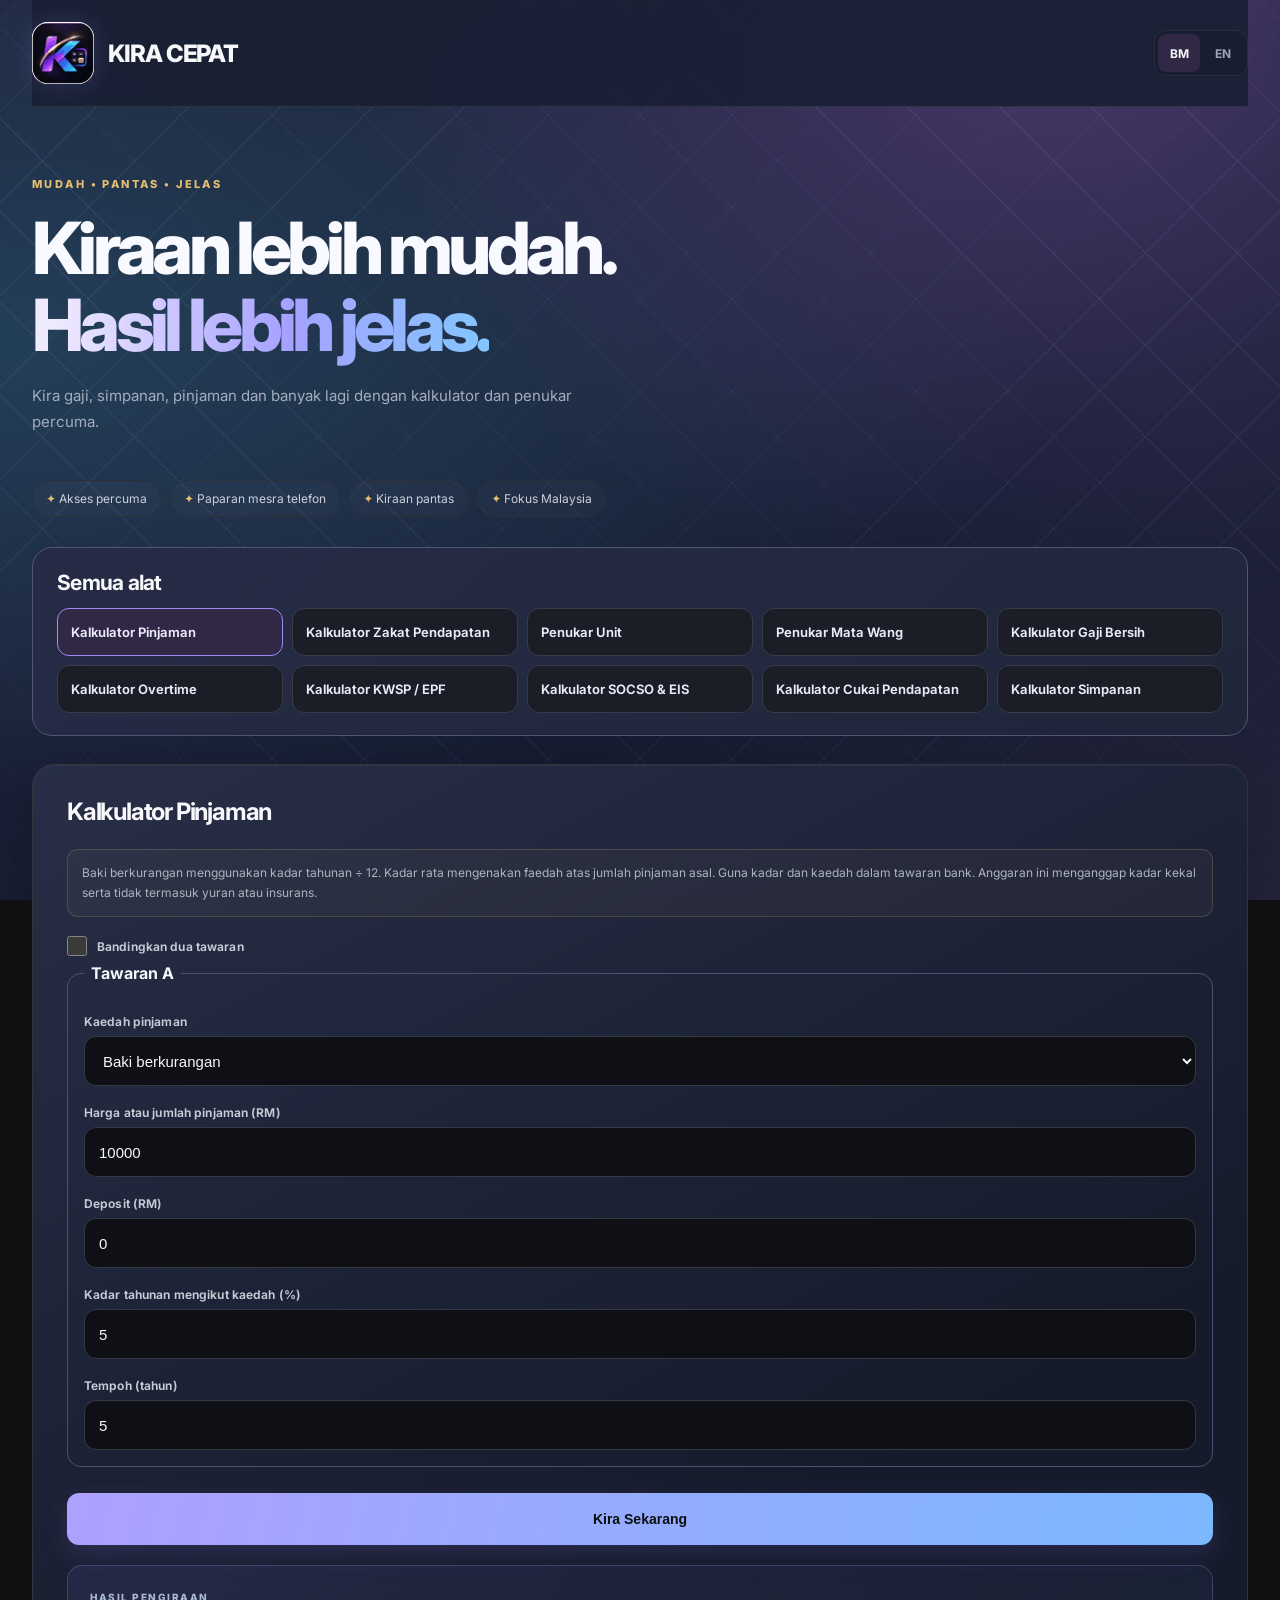
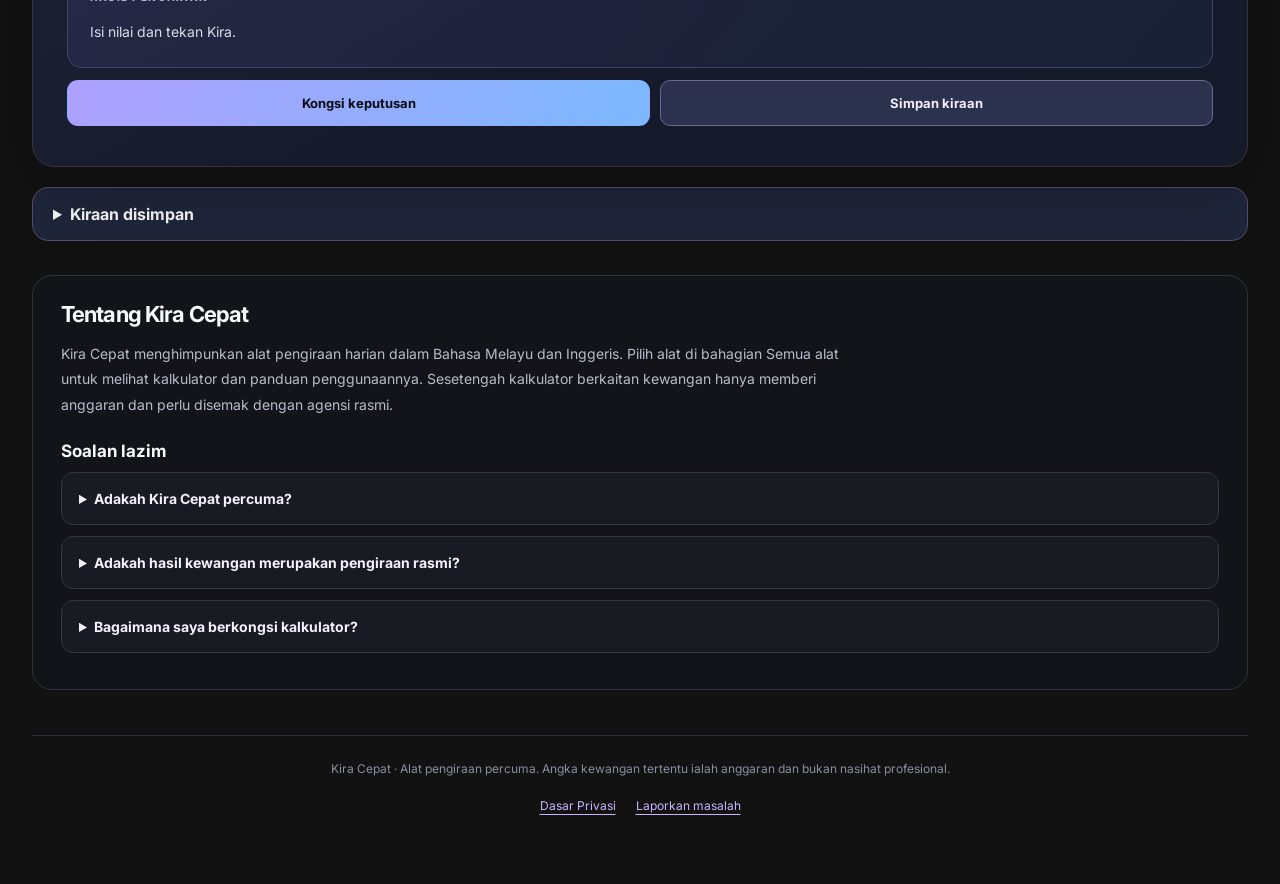
<file: index.html>
<!DOCTYPE html>
<html lang="ms">
<head>
<meta charset="UTF-8">
<meta name="viewport" content="width=device-width, initial-scale=1.0">
<title>Kira Cepat – 10 Alat Percuma Malaysia | Gaji, KWSP &amp; Zakat</title>
<meta name="description" content="Kira Cepat menyediakan sepuluh alat percuma untuk pinjaman, gaji, OT, KWSP, SOCSO/EIS, zakat, cukai, simpanan dan converter.">
<meta name="keywords" content="kalkulator pinjaman, kalkulator zakat, penukar unit, tukar mata wang, kira cepat">
<meta name="google-site-verification" content="W0jRa2Sy0OZ_iIiEbsTv875YhH2PZyrsbzebYxs9F0s" />
<meta name="google-site-verification" content="LO0rA3MxgL3fJsmN1-ktKR8U7JezFWX97kc-bXwVhfg" />
<meta property="og:title" content="Kira Cepat – 10 Alat Percuma Malaysia | Gaji, KWSP &amp; Zakat">
<meta property="og:description" content="Kira Cepat menyediakan sepuluh alat percuma untuk pinjaman, gaji, OT, KWSP, SOCSO/EIS, zakat, cukai, simpanan dan converter.">
<link rel="icon" type="image/png" sizes="64x64" href="favicon.png?v=2">
<link rel="apple-touch-icon" href="/favicon.png?v=2">

<meta name="theme-color" content="#08090b">
<link rel="preconnect" href="https://fonts.googleapis.com">
<link href="https://fonts.googleapis.com/css2?family=Inter:wght@400;600;700;800&display=swap" rel="stylesheet">
<style>
  * { box-sizing:border-box; }
  body { font-family:'Inter',system-ui,sans-serif; background: radial-gradient(1200px 600px at 20% -10%, #1e3a8a 0%, transparent 60%), radial-gradient(900px 500px at 90% 10%, #7c3aed 0%, transparent 55%), #0b1020; color:#e5e7eb; margin:0; min-height:100vh; padding:40px 20px; }
  .wrap { max-width:560px; margin:auto; }
  h1 { text-align:center; font-size:26px; font-weight:800; margin:0 0 6px; background:linear-gradient(90deg,#60a5fa,#a78bfa,#f472b6); -webkit-background-clip:text; background-clip:text; color:transparent; }
  .sub { text-align:center; color:#9ca3af; margin-bottom:20px; font-size:14px; }
  .tabs { display:flex; gap:6px; background:rgba(255,255,255,.05); padding:6px; border-radius:14px; margin-bottom:20px; backdrop-filter:blur(8px); flex-wrap:wrap; }
  .tab { flex:1; min-width:80px; background:transparent; color:#9ca3af; border:none; padding:9px 6px; border-radius:10px; cursor:pointer; font-weight:600; font-size:13px; transition:.2s; }
  .tab.active { background:linear-gradient(135deg,#3b82f6,#8b5cf6); color:#fff; box-shadow:0 4px 14px rgba(59,130,246,.4); }
  .card { background:rgba(255,255,255,.06); border:1px solid rgba(255,255,255,.1); padding:24px; border-radius:18px; backdrop-filter:blur(12px); box-shadow:0 20px 40px rgba(0,0,0,.3); }
  label { display:block; margin-top:12px; color:#cbd5e1; font-size:13px; font-weight:600; }
  input, select { width:100%; padding:11px 14px; border-radius:10px; border:1px solid rgba(255,255,255,.12); background:rgba(0,0,0,.3); color:#fff; margin-top:6px; font-size:15px; }
  input:focus, select:focus { outline:none; border-color:#60a5fa; box-shadow:0 0 0 3px rgba(96,165,250,.2); }
  button.calc { margin-top:18px; width:100%; background:linear-gradient(135deg,#22c55e,#16a34a); color:#fff; border:none; padding:13px; border-radius:12px; cursor:pointer; font-size:15px; font-weight:700; box-shadow:0 8px 20px rgba(34,197,94,.35); }
  .result { margin-top:18px; padding:16px; border-radius:12px; background:rgba(250,204,21,.08); border:1px solid rgba(250,204,21,.25); font-size:15px; line-height:1.7; }
  .result b { color:#facc15; font-size:20px; }
  .hidden { display:none; }
  .row { display:flex; gap:8px; }
  .row > * { flex:1; }
  footer { text-align:center; margin-top:30px; color:#64748b; font-size:12px; }

  .wrap { max-width:760px; }
  .tabs { gap:7px; }
  .tab { min-width:90px; flex:1 1 100px; min-height:42px; }
  .card h2 {font-size:18px; margin:0 0 10px; color:#f8fafc;}
  .v2-note {font-size:12px; line-height:1.65; color:#aebbd0; margin:16px 0 0;}
  .v2-note a {color:#93c5fd;}
  .error {color:#fca5a5;}
  .result strong {color:#fde68a;}
  @media(max-width:480px){body{padding:22px 12px}.card{padding:18px}.tabs{gap:5px}.tab{min-width:81px;font-size:12px;padding:10px 5px}}

  .v2-copy{margin-top:10px;display:inline-flex;align-items:center;justify-content:center;background:rgba(96,165,250,.14);border:1px solid rgba(96,165,250,.45);color:#bfdbfe;padding:10px 14px;border-radius:10px;font:600 13px Inter,system-ui,sans-serif;cursor:pointer;min-height:40px}
  .v2-copy:hover,.v2-copy:focus-visible{background:rgba(96,165,250,.25);outline:2px solid #60a5fa;outline-offset:2px}
  .tab:focus-visible,.calc:focus-visible{outline:2px solid #f8fafc;outline-offset:2px}
</style>
<link rel="stylesheet" href="premium-v3.css">
<link rel="stylesheet" href="premium-v3-1.css">
<link rel="canonical" href="https://kira-cepat.vercel.app/">
<meta property="og:type" content="website">
<meta property="og:url" content="https://kira-cepat.vercel.app/">
<meta name="robots" content="index,follow">
<link rel="stylesheet" href="seo-v4.css">
<script async src="https://pagead2.googlesyndication.com/pagead/js/adsbygoogle.js?client=ca-pub-5858650167026791" crossorigin="anonymous"></script>
</head>
<body>
<div class="wrap">
<header class="topbar">
  <a href="./" class="brand" aria-label="Kira Cepat — halaman utama"><span class="brand-mark" aria-hidden="true"><img src="favicon.png?v=2" alt="" width="38" height="38"></span>KIRA CEPAT</a>
  <div class="topbar-right"><div class="language-switch" role="group" aria-label="Bahasa paparan" data-language-switch hidden><button type="button" lang="ms" data-lang="ms" aria-pressed="true">BM</button><button type="button" lang="en" data-lang="en" aria-pressed="false">EN</button></div></div>
</header>
<section class="hero" aria-labelledby="hero-title">
  <div>
    <div class="eyebrow">MUDAH • PANTAS • JELAS</div>
    <h1 id="hero-title">Kiraan lebih mudah.<br><span>Hasil lebih jelas.</span></h1>
    <p class="sub">Kira gaji, simpanan, pinjaman dan banyak lagi dengan kalkulator dan penukar percuma.</p>
  </div>
</section>
<div class="feature-strip" aria-label="Kelebihan"><span><b>✦</b> Akses percuma</span><span><b>✦</b> Paparan mesra telefon</span><span><b>✦</b> Kiraan pantas</span><span><b>✦</b> Fokus Malaysia</span></div>
<section class="tools-picker" aria-labelledby="tools-heading"><h2 id="tools-heading">Semua alat</h2><nav class="seo-grid" aria-label="Senarai kalkulator"><a href="kalkulator-pinjaman/#kiraan" data-tool="loan" aria-current="page">Kalkulator Pinjaman</a><a href="kalkulator-zakat-pendapatan/#kiraan" data-tool="zakat">Kalkulator Zakat Pendapatan</a><a href="converter-unit-mata-wang/#kiraan" data-tool="conv">Penukar Unit</a><a href="penukar-mata-wang/#kiraan" data-tool="currency">Penukar Mata Wang</a><a href="kalkulator-gaji-bersih/#kiraan" data-tool="salary">Kalkulator Gaji Bersih</a><a href="kalkulator-overtime/#kiraan" data-tool="ot">Kalkulator Overtime</a><a href="kalkulator-kwsp-epf/#kiraan" data-tool="epf">Kalkulator KWSP / EPF</a><a href="kalkulator-socso-eis/#kiraan" data-tool="socso">Kalkulator SOCSO &amp; EIS</a><a href="kalkulator-cukai-pendapatan/#kiraan" data-tool="tax">Kalkulator Cukai Pendapatan</a><a href="kalkulator-simpanan/#kiraan" data-tool="savings">Kalkulator Simpanan</a></nav></section>
<main id="kiraan" class="workspace" tabindex="-1">
<div class="workspace-content">

<div id="loan" class="card">
  <h2>Kalkulator Pinjaman</h2>
  <p class="v2-note">Baki berkurangan menggunakan kadar tahunan ÷ 12. Kadar rata mengenakan faedah atas jumlah pinjaman asal. Guna kadar dan kaedah dalam tawaran bank. Anggaran ini menganggap kadar kekal serta tidak termasuk yuran atau insurans.</p>
  <div id="loan_pro_fields"></div>
  <button class="calc" onclick="calcLoan()">Kira Sekarang</button>
  <div class="result" id="l_res">Isi nilai dan tekan Kira.</div>
</div>

<div id="zakat" class="card hidden">
  <h2>Kalkulator Zakat Pendapatan</h2>
  <label>Pendapatan Bulanan (RM)</label>
  <input id="z_inc" type="number" value="5000">
  <label>Nisab Tahunan (RM)</label>
  <input id="z_nisab" type="number" value="30686">
  <button class="calc" onclick="calcZakat()">Kira Zakat</button>
  <div class="result" id="z_res">Isi nilai dan tekan Kira.</div>
</div>

<div id="conv" class="card hidden">
  <h2>Penukar Unit</h2>
  <label>Jenis</label>
  <select id="c_type">
    <option value="len">Panjang</option>
    <option value="wgt">Berat</option>
    <option value="tmp">Suhu</option>
    </select>
  <div class="row">
    <div>
      <label>Dari</label>
      <select id="c_from"></select>
    </div>
    <div>
      <label>Ke</label>
      <select id="c_to"></select>
    </div>
  </div>
  <label>Nilai</label>
  <input id="c_val" type="number" value="1">
  <button class="calc" id="btn_unit">Tukar</button>
  <div class="result" id="c_res">Isi nilai dan tekan Tukar.</div>
</div>

</div>
</main>
<section class="seo-article"><h2>Tentang Kira Cepat</h2><p>Kira Cepat menghimpunkan alat pengiraan harian dalam Bahasa Melayu dan Inggeris. Pilih alat di bahagian Semua alat untuk melihat kalkulator dan panduan penggunaannya. Sesetengah kalkulator berkaitan kewangan hanya memberi anggaran dan perlu disemak dengan agensi rasmi.</p><h3>Soalan lazim</h3><details><summary>Adakah Kira Cepat percuma?</summary><p>Ya, semua alat boleh digunakan tanpa bayaran.</p></details><details><summary>Adakah hasil kewangan merupakan pengiraan rasmi?</summary><p>Tidak semestinya. Kadar, kategori dan kelayakan sebenar boleh berbeza; semak sumber rasmi sebelum menggunakan angka untuk urusan penting.</p></details><details><summary>Bagaimana saya berkongsi kalkulator?</summary><p>Buka halaman kalkulator berkenaan dan salin alamat URL atau gunakan fungsi perkongsian yang tersedia.</p></details></section>
<footer>Kira Cepat · Alat pengiraan percuma. Angka kewangan tertentu ialah anggaran dan bukan nasihat profesional.<nav class="footer-links" aria-label="Maklumat laman"><a href="./privasi/">Dasar Privasi</a><a href="https://github.com/openpdfstudio98/kira-cepat/issues">Laporkan masalah</a></nav></footer>
</div>

<script src="calc-core-v45.js" defer></script>
<script src="legacy-v45.js" defer></script>
<script src="converter-v45.js" defer></script>
<script src="ultimate-v2.js" defer></script>
<script src="premium-v3-1.js" defer></script>
<script src="saved-calculations.js" defer></script>
<script src="language.js" defer></script>
</body>
</html>
</file>
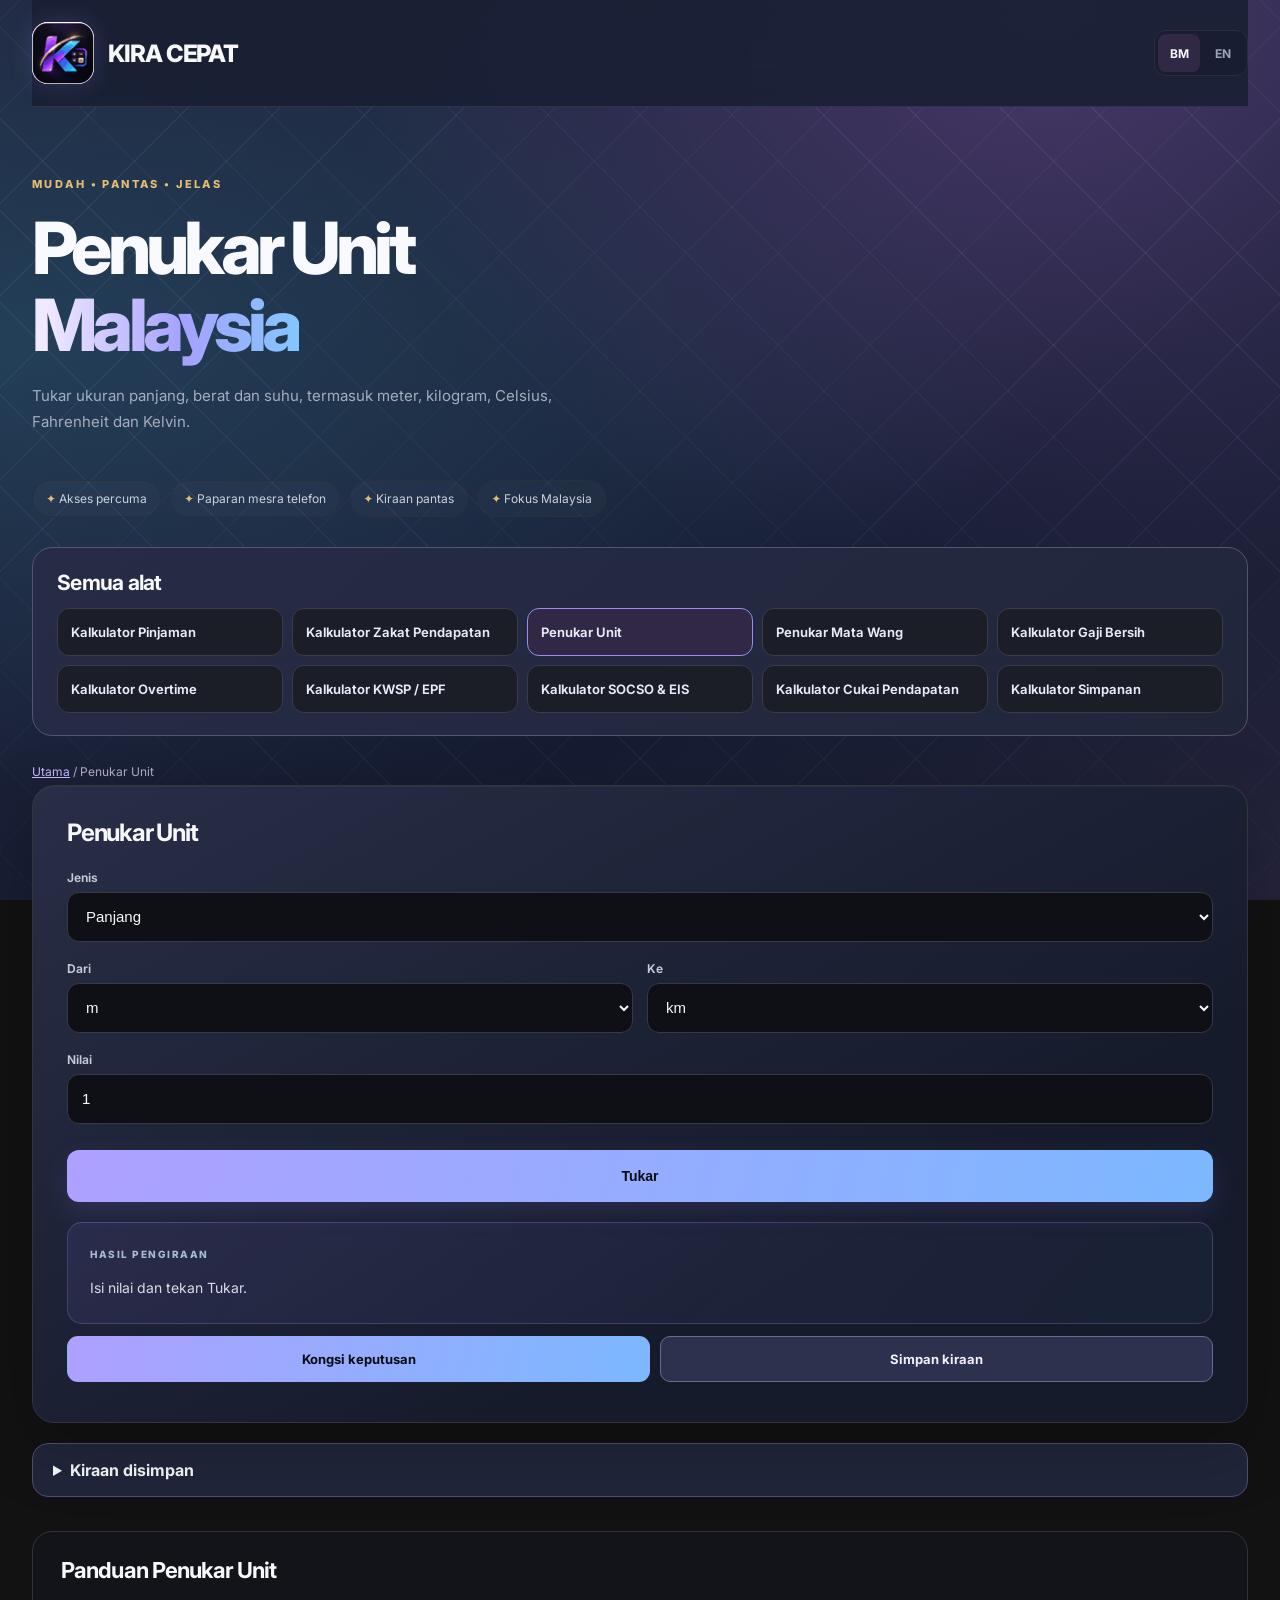
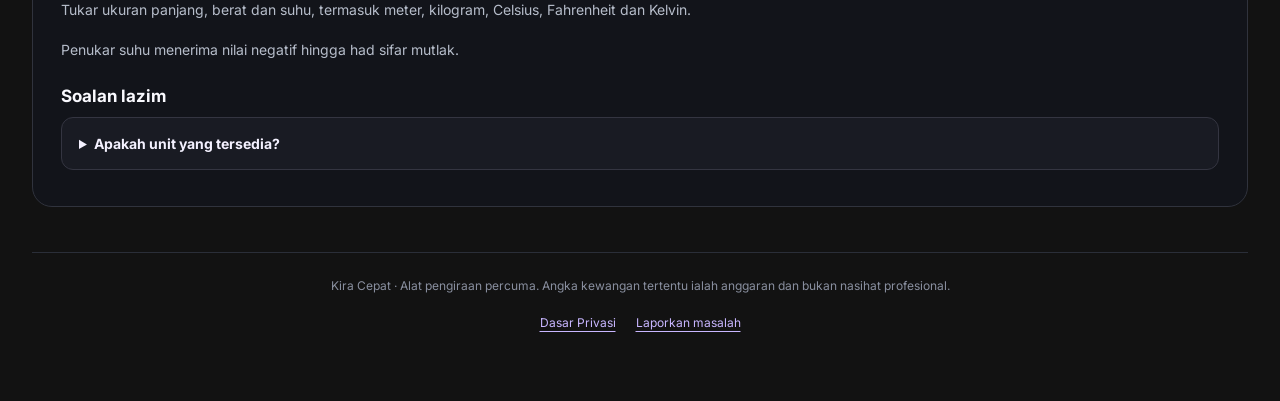
<file: converter-unit-mata-wang/index.html>
<!DOCTYPE html>
<html lang="ms">
<head>
<meta charset="UTF-8">
<meta name="viewport" content="width=device-width, initial-scale=1.0">
<title>Penukar Unit Percuma | Kira Cepat</title>
<meta name="description" content="Tukar ukuran panjang, berat dan suhu, termasuk meter, kilogram, Celsius, Fahrenheit dan Kelvin.">
<meta name="keywords" content="kalkulator pinjaman, kalkulator zakat, penukar unit, tukar mata wang, kira cepat">
<meta name="google-site-verification" content="pieDBnFFz28b63XIJsjt40zBqPQe-7-5JrKocVMDOaI" />
<meta property="og:title" content="Penukar Unit Percuma | Kira Cepat">
<meta property="og:description" content="Tukar ukuran panjang, berat dan suhu, termasuk meter, kilogram, Celsius, Fahrenheit dan Kelvin.">
<link rel="icon" type="image/png" sizes="64x64" href="../favicon.png?v=2">
<link rel="apple-touch-icon" href="/favicon.png?v=2">

<meta name="theme-color" content="#08090b">
<link rel="preconnect" href="https://fonts.googleapis.com">
<link href="https://fonts.googleapis.com/css2?family=Inter:wght@400;600;700;800&display=swap" rel="stylesheet">
<style>
  * { box-sizing:border-box; }
  body { font-family:'Inter',system-ui,sans-serif; background: radial-gradient(1200px 600px at 20% -10%, #1e3a8a 0%, transparent 60%), radial-gradient(900px 500px at 90% 10%, #7c3aed 0%, transparent 55%), #0b1020; color:#e5e7eb; margin:0; min-height:100vh; padding:40px 20px; }
  .wrap { max-width:560px; margin:auto; }
  h1 { text-align:center; font-size:26px; font-weight:800; margin:0 0 6px; background:linear-gradient(90deg,#60a5fa,#a78bfa,#f472b6); -webkit-background-clip:text; background-clip:text; color:transparent; }
  .sub { text-align:center; color:#9ca3af; margin-bottom:20px; font-size:14px; }
  .tabs { display:flex; gap:6px; background:rgba(255,255,255,.05); padding:6px; border-radius:14px; margin-bottom:20px; backdrop-filter:blur(8px); flex-wrap:wrap; }
  .tab { flex:1; min-width:80px; background:transparent; color:#9ca3af; border:none; padding:9px 6px; border-radius:10px; cursor:pointer; font-weight:600; font-size:13px; transition:.2s; }
  .tab.active { background:linear-gradient(135deg,#3b82f6,#8b5cf6); color:#fff; box-shadow:0 4px 14px rgba(59,130,246,.4); }
  .card { background:rgba(255,255,255,.06); border:1px solid rgba(255,255,255,.1); padding:24px; border-radius:18px; backdrop-filter:blur(12px); box-shadow:0 20px 40px rgba(0,0,0,.3); }
  label { display:block; margin-top:12px; color:#cbd5e1; font-size:13px; font-weight:600; }
  input, select { width:100%; padding:11px 14px; border-radius:10px; border:1px solid rgba(255,255,255,.12); background:rgba(0,0,0,.3); color:#fff; margin-top:6px; font-size:15px; }
  input:focus, select:focus { outline:none; border-color:#60a5fa; box-shadow:0 0 0 3px rgba(96,165,250,.2); }
  button.calc { margin-top:18px; width:100%; background:linear-gradient(135deg,#22c55e,#16a34a); color:#fff; border:none; padding:13px; border-radius:12px; cursor:pointer; font-size:15px; font-weight:700; box-shadow:0 8px 20px rgba(34,197,94,.35); }
  .result { margin-top:18px; padding:16px; border-radius:12px; background:rgba(250,204,21,.08); border:1px solid rgba(250,204,21,.25); font-size:15px; line-height:1.7; }
  .result b { color:#facc15; font-size:20px; }
  .hidden { display:none; }
  .row { display:flex; gap:8px; }
  .row > * { flex:1; }
  footer { text-align:center; margin-top:30px; color:#64748b; font-size:12px; }

  .wrap { max-width:760px; }
  .tabs { gap:7px; }
  .tab { min-width:90px; flex:1 1 100px; min-height:42px; }
  .card h2 {font-size:18px; margin:0 0 10px; color:#f8fafc;}
  .v2-note {font-size:12px; line-height:1.65; color:#aebbd0; margin:16px 0 0;}
  .v2-note a {color:#93c5fd;}
  .error {color:#fca5a5;}
  .result strong {color:#fde68a;}
  @media(max-width:480px){body{padding:22px 12px}.card{padding:18px}.tabs{gap:5px}.tab{min-width:81px;font-size:12px;padding:10px 5px}}

  .v2-copy{margin-top:10px;display:inline-flex;align-items:center;justify-content:center;background:rgba(96,165,250,.14);border:1px solid rgba(96,165,250,.45);color:#bfdbfe;padding:10px 14px;border-radius:10px;font:600 13px Inter,system-ui,sans-serif;cursor:pointer;min-height:40px}
  .v2-copy:hover,.v2-copy:focus-visible{background:rgba(96,165,250,.25);outline:2px solid #60a5fa;outline-offset:2px}
  .tab:focus-visible,.calc:focus-visible{outline:2px solid #f8fafc;outline-offset:2px}
</style>
<link rel="stylesheet" href="../premium-v3.css">
<link rel="stylesheet" href="../premium-v3-1.css">
<link rel="canonical" href="https://kira-cepat.vercel.app/converter-unit-mata-wang/">
<meta property="og:type" content="website">
<meta property="og:url" content="https://kira-cepat.vercel.app/converter-unit-mata-wang/">
<meta name="robots" content="index,follow">
<link rel="stylesheet" href="../seo-v4.css">
<script type="application/ld+json">{"@context":"https://schema.org","@type":"BreadcrumbList","itemListElement":[{"@type":"ListItem","position":1,"name":"Kira Cepat","item":"https://kira-cepat.vercel.app/"},{"@type":"ListItem","position":2,"name":"Penukar Unit","item":"https://kira-cepat.vercel.app/converter-unit-mata-wang/"}]}</script>
<script async src="https://pagead2.googlesyndication.com/pagead/js/adsbygoogle.js?client=ca-pub-5858650167026791" crossorigin="anonymous"></script>
</head>
<body data-default-calculator="conv">
<div class="wrap">
<header class="topbar">
  <a href="../" class="brand" aria-label="Kira Cepat — halaman utama"><span class="brand-mark" aria-hidden="true"><img src="../favicon.png?v=2" alt="" width="38" height="38"></span>KIRA CEPAT</a>
  <div class="topbar-right"><div class="language-switch" role="group" aria-label="Bahasa paparan" data-language-switch hidden><button type="button" lang="ms" data-lang="ms" aria-pressed="true">BM</button><button type="button" lang="en" data-lang="en" aria-pressed="false">EN</button></div></div>
</header>
<section class="hero" aria-labelledby="hero-title">
  <div>
    <div class="eyebrow">MUDAH • PANTAS • JELAS</div>
    <h1 id="hero-title">Penukar Unit<br><span>Malaysia</span></h1>
    <p class="sub">Tukar ukuran panjang, berat dan suhu, termasuk meter, kilogram, Celsius, Fahrenheit dan Kelvin.</p>
  </div>
</section>
<div class="feature-strip" aria-label="Kelebihan"><span><b>✦</b> Akses percuma</span><span><b>✦</b> Paparan mesra telefon</span><span><b>✦</b> Kiraan pantas</span><span><b>✦</b> Fokus Malaysia</span></div>
<section class="tools-picker" aria-labelledby="tools-heading"><h2 id="tools-heading">Semua alat</h2><nav class="seo-grid" aria-label="Senarai kalkulator"><a href="../kalkulator-pinjaman/#kiraan" data-tool="loan">Kalkulator Pinjaman</a><a href="../kalkulator-zakat-pendapatan/#kiraan" data-tool="zakat">Kalkulator Zakat Pendapatan</a><a href="../converter-unit-mata-wang/#kiraan" data-tool="conv" aria-current="page">Penukar Unit</a><a href="../penukar-mata-wang/#kiraan" data-tool="currency">Penukar Mata Wang</a><a href="../kalkulator-gaji-bersih/#kiraan" data-tool="salary">Kalkulator Gaji Bersih</a><a href="../kalkulator-overtime/#kiraan" data-tool="ot">Kalkulator Overtime</a><a href="../kalkulator-kwsp-epf/#kiraan" data-tool="epf">Kalkulator KWSP / EPF</a><a href="../kalkulator-socso-eis/#kiraan" data-tool="socso">Kalkulator SOCSO &amp; EIS</a><a href="../kalkulator-cukai-pendapatan/#kiraan" data-tool="tax">Kalkulator Cukai Pendapatan</a><a href="../kalkulator-simpanan/#kiraan" data-tool="savings">Kalkulator Simpanan</a></nav></section>
<nav class="seo-breadcrumbs" aria-label="Breadcrumb"><a href="../">Utama</a> / Penukar Unit</nav>
<main id="kiraan" class="workspace" tabindex="-1">
<div class="workspace-content">

<div id="loan" class="card">
  <h2>Kalkulator Pinjaman</h2>
  <p class="v2-note">Baki berkurangan menggunakan kadar tahunan ÷ 12. Kadar rata mengenakan faedah atas jumlah pinjaman asal. Guna kadar dan kaedah dalam tawaran bank. Anggaran ini menganggap kadar kekal serta tidak termasuk yuran atau insurans.</p>
  <div id="loan_pro_fields"></div>
  <button class="calc" onclick="calcLoan()">Kira Sekarang</button>
  <div class="result" id="l_res">Isi nilai dan tekan Kira.</div>
</div>

<div id="zakat" class="card hidden">
  <h2>Kalkulator Zakat Pendapatan</h2>
  <label>Pendapatan Bulanan (RM)</label>
  <input id="z_inc" type="number" value="5000">
  <label>Nisab Tahunan (RM)</label>
  <input id="z_nisab" type="number" value="30686">
  <button class="calc" onclick="calcZakat()">Kira Zakat</button>
  <div class="result" id="z_res">Isi nilai dan tekan Kira.</div>
</div>

<div id="conv" class="card hidden">
  <h2>Penukar Unit</h2>
  <label>Jenis</label>
  <select id="c_type">
    <option value="len">Panjang</option>
    <option value="wgt">Berat</option>
    <option value="tmp">Suhu</option>
    </select>
  <div class="row">
    <div>
      <label>Dari</label>
      <select id="c_from"></select>
    </div>
    <div>
      <label>Ke</label>
      <select id="c_to"></select>
    </div>
  </div>
  <label>Nilai</label>
  <input id="c_val" type="number" value="1">
  <button class="calc" id="btn_unit">Tukar</button>
  <div class="result" id="c_res">Isi nilai dan tekan Tukar.</div>
</div>

</div>
</main>
<section class="seo-article" aria-labelledby="guide-heading"><h2 id="guide-heading">Panduan Penukar Unit</h2><p>Tukar ukuran panjang, berat dan suhu, termasuk meter, kilogram, Celsius, Fahrenheit dan Kelvin.</p><p>Penukar suhu menerima nilai negatif hingga had sifar mutlak.</p><h3>Soalan lazim</h3><details><summary>Apakah unit yang tersedia?</summary><p>Panjang termasuk meter, kilometer, sentimeter, milimeter, inci dan kaki; berat termasuk kilogram, gram, paun dan auns; serta Celsius, Fahrenheit dan Kelvin.</p></details></section>
<footer>Kira Cepat · Alat pengiraan percuma. Angka kewangan tertentu ialah anggaran dan bukan nasihat profesional.<nav class="footer-links" aria-label="Maklumat laman"><a href="../privasi/">Dasar Privasi</a><a href="https://github.com/openpdfstudio98/kira-cepat/issues">Laporkan masalah</a></nav></footer>
</div>

<script src="../calc-core-v45.js" defer></script>
<script src="../legacy-v45.js" defer></script>
<script src="../converter-v45.js" defer></script>
<script src="../ultimate-v2.js" defer></script>
<script src="../premium-v3-1.js" defer></script>
<script src="../saved-calculations.js" defer></script>
<script src="../language.js" defer></script>
</body>
</html>
</file>
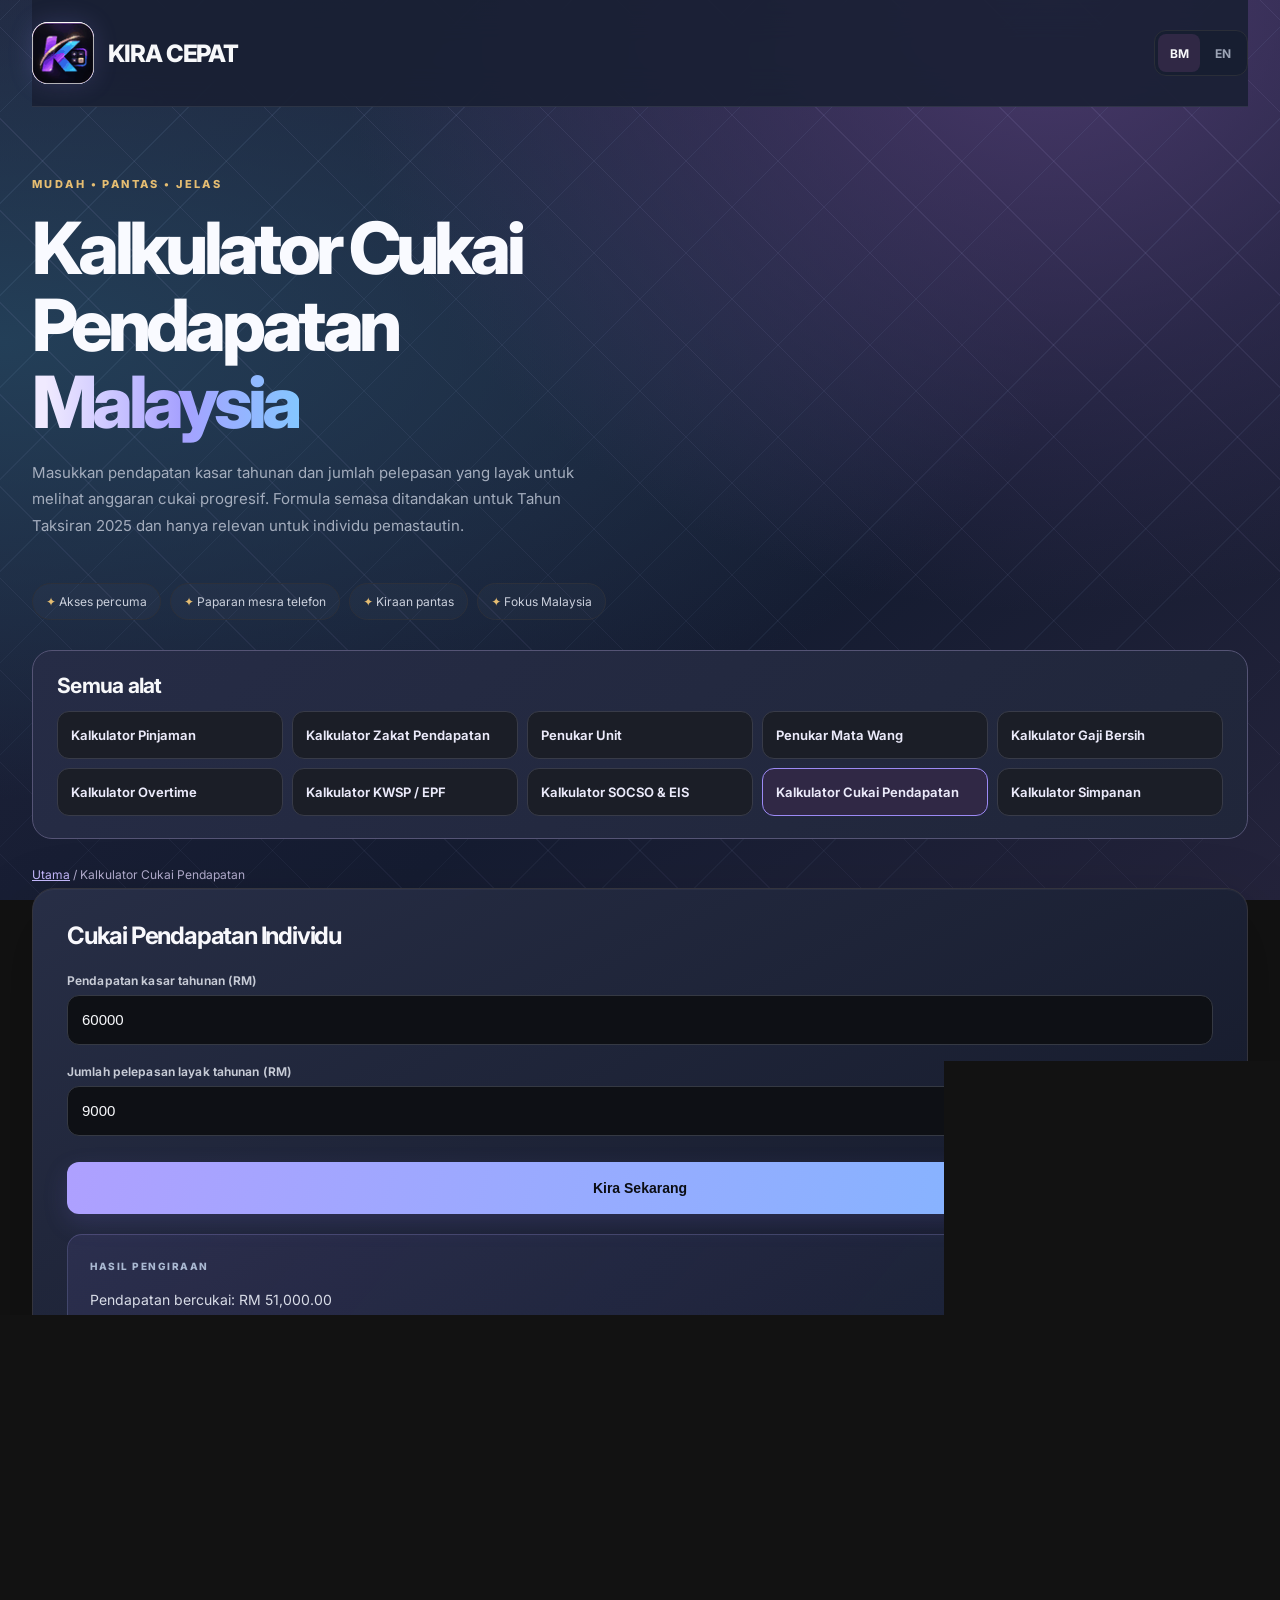
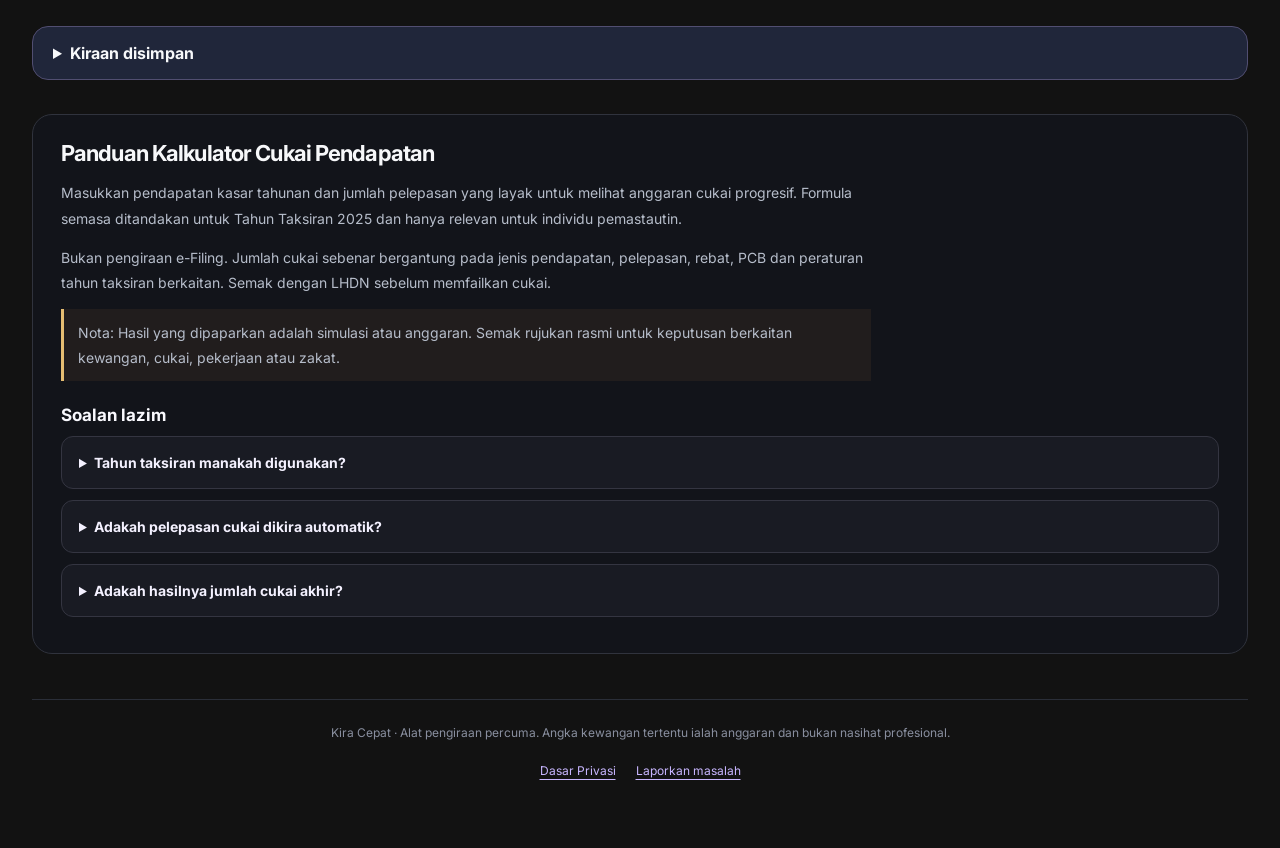
<file: kalkulator-cukai-pendapatan/index.html>
<!DOCTYPE html>
<html lang="ms">
<head>
<meta charset="UTF-8">
<meta name="viewport" content="width=device-width, initial-scale=1.0">
<title>Kalkulator Cukai Pendapatan Individu Malaysia – Anggaran | Kira Cepat</title>
<meta name="description" content="Anggarkan cukai pendapatan individu pemastautin Malaysia mengikut kadar progresif Tahun Taksiran 2025 dan pelepasan yang diisi.">
<meta name="keywords" content="kalkulator pinjaman, kalkulator zakat, penukar unit, tukar mata wang, kira cepat">
<meta name="google-site-verification" content="pieDBnFFz28b63XIJsjt40zBqPQe-7-5JrKocVMDOaI" />
<meta property="og:title" content="Kalkulator Cukai Pendapatan Individu Malaysia – Anggaran | Kira Cepat">
<meta property="og:description" content="Anggarkan cukai pendapatan individu pemastautin Malaysia mengikut kadar progresif Tahun Taksiran 2025 dan pelepasan yang diisi.">
<link rel="icon" type="image/png" sizes="64x64" href="../favicon.png?v=2">
<link rel="apple-touch-icon" href="/favicon.png?v=2">

<meta name="theme-color" content="#08090b">
<link rel="preconnect" href="https://fonts.googleapis.com">
<link href="https://fonts.googleapis.com/css2?family=Inter:wght@400;600;700;800&display=swap" rel="stylesheet">
<style>
  * { box-sizing:border-box; }
  body { font-family:'Inter',system-ui,sans-serif; background: radial-gradient(1200px 600px at 20% -10%, #1e3a8a 0%, transparent 60%), radial-gradient(900px 500px at 90% 10%, #7c3aed 0%, transparent 55%), #0b1020; color:#e5e7eb; margin:0; min-height:100vh; padding:40px 20px; }
  .wrap { max-width:560px; margin:auto; }
  h1 { text-align:center; font-size:26px; font-weight:800; margin:0 0 6px; background:linear-gradient(90deg,#60a5fa,#a78bfa,#f472b6); -webkit-background-clip:text; background-clip:text; color:transparent; }
  .sub { text-align:center; color:#9ca3af; margin-bottom:20px; font-size:14px; }
  .tabs { display:flex; gap:6px; background:rgba(255,255,255,.05); padding:6px; border-radius:14px; margin-bottom:20px; backdrop-filter:blur(8px); flex-wrap:wrap; }
  .tab { flex:1; min-width:80px; background:transparent; color:#9ca3af; border:none; padding:9px 6px; border-radius:10px; cursor:pointer; font-weight:600; font-size:13px; transition:.2s; }
  .tab.active { background:linear-gradient(135deg,#3b82f6,#8b5cf6); color:#fff; box-shadow:0 4px 14px rgba(59,130,246,.4); }
  .card { background:rgba(255,255,255,.06); border:1px solid rgba(255,255,255,.1); padding:24px; border-radius:18px; backdrop-filter:blur(12px); box-shadow:0 20px 40px rgba(0,0,0,.3); }
  label { display:block; margin-top:12px; color:#cbd5e1; font-size:13px; font-weight:600; }
  input, select { width:100%; padding:11px 14px; border-radius:10px; border:1px solid rgba(255,255,255,.12); background:rgba(0,0,0,.3); color:#fff; margin-top:6px; font-size:15px; }
  input:focus, select:focus { outline:none; border-color:#60a5fa; box-shadow:0 0 0 3px rgba(96,165,250,.2); }
  button.calc { margin-top:18px; width:100%; background:linear-gradient(135deg,#22c55e,#16a34a); color:#fff; border:none; padding:13px; border-radius:12px; cursor:pointer; font-size:15px; font-weight:700; box-shadow:0 8px 20px rgba(34,197,94,.35); }
  .result { margin-top:18px; padding:16px; border-radius:12px; background:rgba(250,204,21,.08); border:1px solid rgba(250,204,21,.25); font-size:15px; line-height:1.7; }
  .result b { color:#facc15; font-size:20px; }
  .hidden { display:none; }
  .row { display:flex; gap:8px; }
  .row > * { flex:1; }
  footer { text-align:center; margin-top:30px; color:#64748b; font-size:12px; }

  .wrap { max-width:760px; }
  .tabs { gap:7px; }
  .tab { min-width:90px; flex:1 1 100px; min-height:42px; }
  .card h2 {font-size:18px; margin:0 0 10px; color:#f8fafc;}
  .v2-note {font-size:12px; line-height:1.65; color:#aebbd0; margin:16px 0 0;}
  .v2-note a {color:#93c5fd;}
  .error {color:#fca5a5;}
  .result strong {color:#fde68a;}
  @media(max-width:480px){body{padding:22px 12px}.card{padding:18px}.tabs{gap:5px}.tab{min-width:81px;font-size:12px;padding:10px 5px}}

  .v2-copy{margin-top:10px;display:inline-flex;align-items:center;justify-content:center;background:rgba(96,165,250,.14);border:1px solid rgba(96,165,250,.45);color:#bfdbfe;padding:10px 14px;border-radius:10px;font:600 13px Inter,system-ui,sans-serif;cursor:pointer;min-height:40px}
  .v2-copy:hover,.v2-copy:focus-visible{background:rgba(96,165,250,.25);outline:2px solid #60a5fa;outline-offset:2px}
  .tab:focus-visible,.calc:focus-visible{outline:2px solid #f8fafc;outline-offset:2px}
</style>
<link rel="stylesheet" href="../premium-v3.css">
<link rel="stylesheet" href="../premium-v3-1.css">
<link rel="canonical" href="https://kira-cepat.vercel.app/kalkulator-cukai-pendapatan/">
<meta property="og:type" content="website">
<meta property="og:url" content="https://kira-cepat.vercel.app/kalkulator-cukai-pendapatan/">
<meta name="robots" content="index,follow">
<link rel="stylesheet" href="../seo-v4.css">
<script type="application/ld+json">{"@context":"https://schema.org","@type":"BreadcrumbList","itemListElement":[{"@type":"ListItem","position":1,"name":"Kira Cepat","item":"https://kira-cepat.vercel.app/"},{"@type":"ListItem","position":2,"name":"Kalkulator Cukai Pendapatan","item":"https://kira-cepat.vercel.app/kalkulator-cukai-pendapatan/"}]}</script>
<script async src="https://pagead2.googlesyndication.com/pagead/js/adsbygoogle.js?client=ca-pub-5858650167026791" crossorigin="anonymous"></script>
</head>
<body data-default-calculator="tax">
<div class="wrap">
<header class="topbar">
  <a href="../" class="brand" aria-label="Kira Cepat — halaman utama"><span class="brand-mark" aria-hidden="true"><img src="../favicon.png?v=2" alt="" width="38" height="38"></span>KIRA CEPAT</a>
  <div class="topbar-right"><div class="language-switch" role="group" aria-label="Bahasa paparan" data-language-switch hidden><button type="button" lang="ms" data-lang="ms" aria-pressed="true">BM</button><button type="button" lang="en" data-lang="en" aria-pressed="false">EN</button></div></div>
</header>
<section class="hero" aria-labelledby="hero-title">
  <div>
    <div class="eyebrow">MUDAH • PANTAS • JELAS</div>
    <h1 id="hero-title">Kalkulator Cukai Pendapatan<br><span>Malaysia</span></h1>
    <p class="sub">Masukkan pendapatan kasar tahunan dan jumlah pelepasan yang layak untuk melihat anggaran cukai progresif. Formula semasa ditandakan untuk Tahun Taksiran 2025 dan hanya relevan untuk individu pemastautin.</p>
  </div>
</section>
<div class="feature-strip" aria-label="Kelebihan"><span><b>✦</b> Akses percuma</span><span><b>✦</b> Paparan mesra telefon</span><span><b>✦</b> Kiraan pantas</span><span><b>✦</b> Fokus Malaysia</span></div>
<section class="tools-picker" aria-labelledby="tools-heading"><h2 id="tools-heading">Semua alat</h2><nav class="seo-grid" aria-label="Senarai kalkulator"><a href="../kalkulator-pinjaman/#kiraan" data-tool="loan">Kalkulator Pinjaman</a><a href="../kalkulator-zakat-pendapatan/#kiraan" data-tool="zakat">Kalkulator Zakat Pendapatan</a><a href="../converter-unit-mata-wang/#kiraan" data-tool="conv">Penukar Unit</a><a href="../penukar-mata-wang/#kiraan" data-tool="currency">Penukar Mata Wang</a><a href="../kalkulator-gaji-bersih/#kiraan" data-tool="salary">Kalkulator Gaji Bersih</a><a href="../kalkulator-overtime/#kiraan" data-tool="ot">Kalkulator Overtime</a><a href="../kalkulator-kwsp-epf/#kiraan" data-tool="epf">Kalkulator KWSP / EPF</a><a href="../kalkulator-socso-eis/#kiraan" data-tool="socso">Kalkulator SOCSO &amp; EIS</a><a href="../kalkulator-cukai-pendapatan/#kiraan" data-tool="tax" aria-current="page">Kalkulator Cukai Pendapatan</a><a href="../kalkulator-simpanan/#kiraan" data-tool="savings">Kalkulator Simpanan</a></nav></section>
<nav class="seo-breadcrumbs" aria-label="Breadcrumb"><a href="../">Utama</a> / Kalkulator Cukai Pendapatan</nav>
<main id="kiraan" class="workspace" tabindex="-1">
<div class="workspace-content">

<div id="loan" class="card">
  <h2>Kalkulator Pinjaman</h2>
  <p class="v2-note">Baki berkurangan menggunakan kadar tahunan ÷ 12. Kadar rata mengenakan faedah atas jumlah pinjaman asal. Guna kadar dan kaedah dalam tawaran bank. Anggaran ini menganggap kadar kekal serta tidak termasuk yuran atau insurans.</p>
  <div id="loan_pro_fields"></div>
  <button class="calc" onclick="calcLoan()">Kira Sekarang</button>
  <div class="result" id="l_res">Isi nilai dan tekan Kira.</div>
</div>

<div id="zakat" class="card hidden">
  <h2>Kalkulator Zakat Pendapatan</h2>
  <label>Pendapatan Bulanan (RM)</label>
  <input id="z_inc" type="number" value="5000">
  <label>Nisab Tahunan (RM)</label>
  <input id="z_nisab" type="number" value="30686">
  <button class="calc" onclick="calcZakat()">Kira Zakat</button>
  <div class="result" id="z_res">Isi nilai dan tekan Kira.</div>
</div>

<div id="conv" class="card hidden">
  <h2>Penukar Unit</h2>
  <label>Jenis</label>
  <select id="c_type">
    <option value="len">Panjang</option>
    <option value="wgt">Berat</option>
    <option value="tmp">Suhu</option>
    </select>
  <div class="row">
    <div>
      <label>Dari</label>
      <select id="c_from"></select>
    </div>
    <div>
      <label>Ke</label>
      <select id="c_to"></select>
    </div>
  </div>
  <label>Nilai</label>
  <input id="c_val" type="number" value="1">
  <button class="calc" id="btn_unit">Tukar</button>
  <div class="result" id="c_res">Isi nilai dan tekan Tukar.</div>
</div>

</div>
</main>
<section class="seo-article" aria-labelledby="guide-heading"><h2 id="guide-heading">Panduan Kalkulator Cukai Pendapatan</h2><p>Masukkan pendapatan kasar tahunan dan jumlah pelepasan yang layak untuk melihat anggaran cukai progresif. Formula semasa ditandakan untuk Tahun Taksiran 2025 dan hanya relevan untuk individu pemastautin.</p><p>Bukan pengiraan e-Filing. Jumlah cukai sebenar bergantung pada jenis pendapatan, pelepasan, rebat, PCB dan peraturan tahun taksiran berkaitan. Semak dengan LHDN sebelum memfailkan cukai.</p><p class="seo-disclaimer">Nota: Hasil yang dipaparkan adalah simulasi atau anggaran. Semak rujukan rasmi untuk keputusan berkaitan kewangan, cukai, pekerjaan atau zakat.</p><h3>Soalan lazim</h3><details><summary>Tahun taksiran manakah digunakan?</summary><p>Kalkulator menggunakan kadar yang dilabel Tahun Taksiran 2025, bukannya kadar yang disahkan untuk semua tahun.</p></details><details><summary>Adakah pelepasan cukai dikira automatik?</summary><p>Tidak. Anda perlu memasukkan jumlah pelepasan yang benar-benar layak.</p></details><details><summary>Adakah hasilnya jumlah cukai akhir?</summary><p>Tidak. Rebat, PCB dan keadaan peribadi lain belum dimasukkan.</p></details></section>
<footer>Kira Cepat · Alat pengiraan percuma. Angka kewangan tertentu ialah anggaran dan bukan nasihat profesional.<nav class="footer-links" aria-label="Maklumat laman"><a href="../privasi/">Dasar Privasi</a><a href="https://github.com/openpdfstudio98/kira-cepat/issues">Laporkan masalah</a></nav></footer>
</div>

<script src="../calc-core-v45.js" defer></script>
<script src="../legacy-v45.js" defer></script>
<script src="../converter-v45.js" defer></script>
<script src="../ultimate-v2.js" defer></script>
<script src="../premium-v3-1.js" defer></script>
<script src="../saved-calculations.js" defer></script>
<script src="../language.js" defer></script>
</body>
</html>
</file>
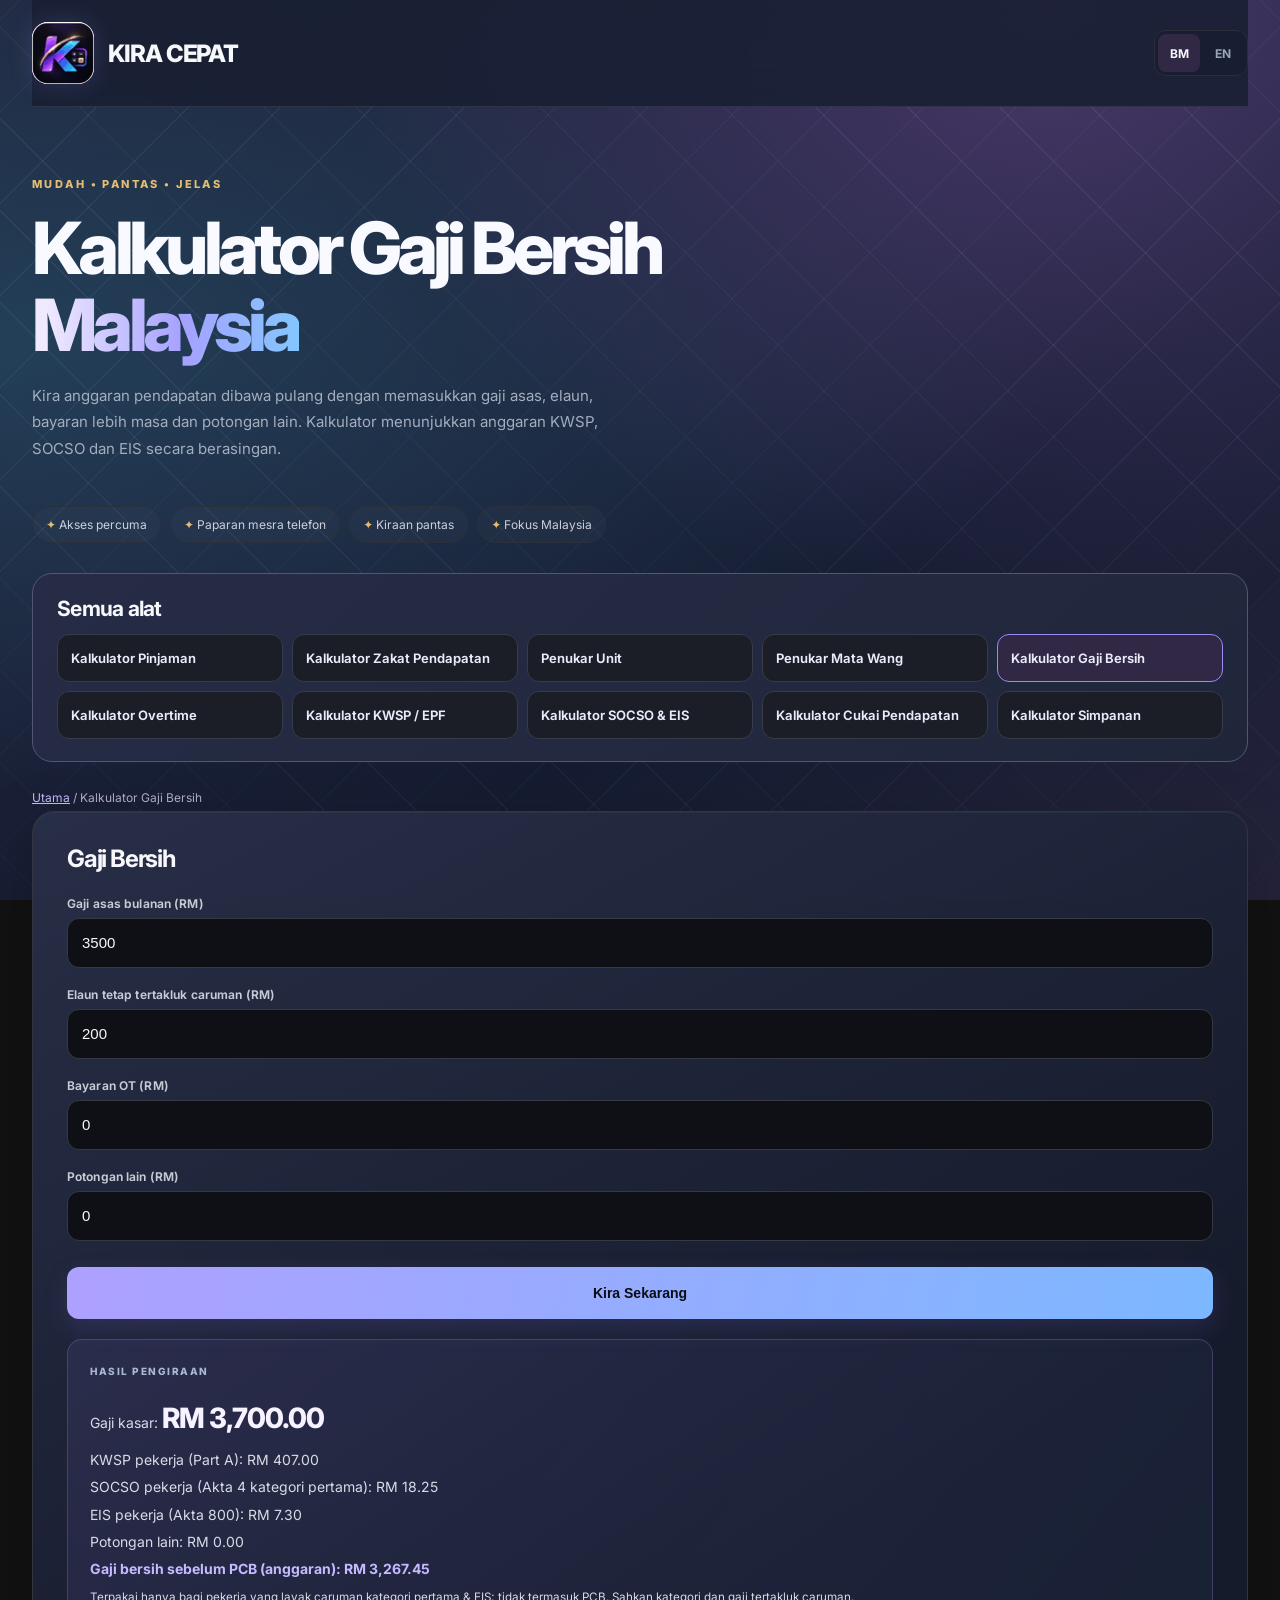
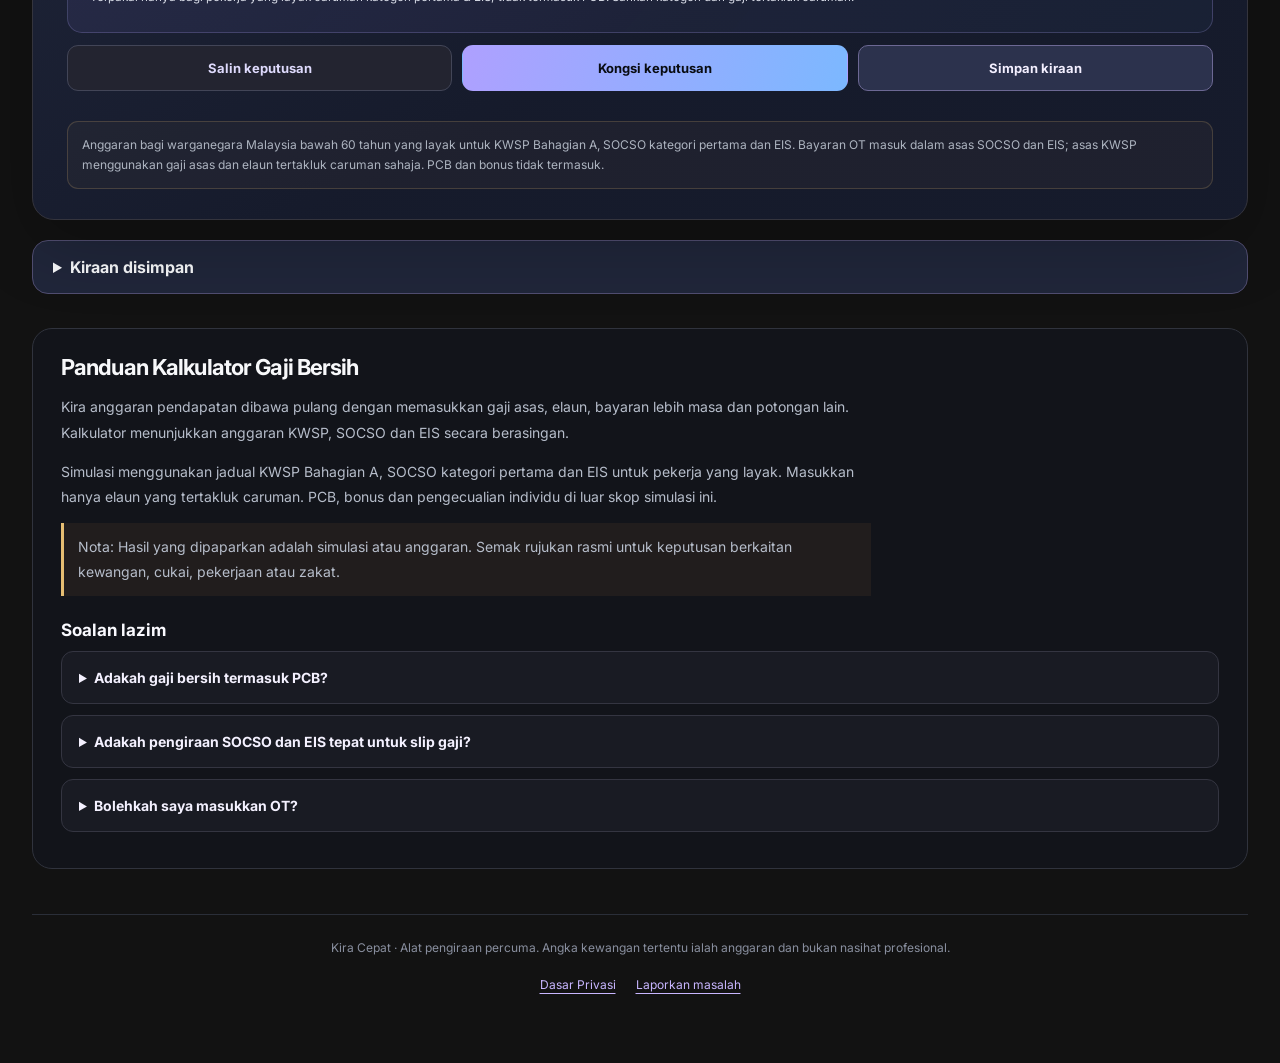
<file: kalkulator-gaji-bersih/index.html>
<!DOCTYPE html>
<html lang="ms">
<head>
<meta charset="UTF-8">
<meta name="viewport" content="width=device-width, initial-scale=1.0">
<title>Kalkulator Gaji Bersih Malaysia – EPF, SOCSO &amp; EIS | Kira Cepat</title>
<meta name="description" content="Anggarkan gaji bersih daripada gaji asas, elaun dan OT selepas caruman KWSP serta anggaran SOCSO dan EIS.">
<meta name="keywords" content="kalkulator pinjaman, kalkulator zakat, penukar unit, tukar mata wang, kira cepat">
<meta name="google-site-verification" content="pieDBnFFz28b63XIJsjt40zBqPQe-7-5JrKocVMDOaI" />
<meta property="og:title" content="Kalkulator Gaji Bersih Malaysia – EPF, SOCSO &amp; EIS | Kira Cepat">
<meta property="og:description" content="Anggarkan gaji bersih daripada gaji asas, elaun dan OT selepas caruman KWSP serta anggaran SOCSO dan EIS.">
<link rel="icon" type="image/png" sizes="64x64" href="../favicon.png?v=2">
<link rel="apple-touch-icon" href="/favicon.png?v=2">

<meta name="theme-color" content="#08090b">
<link rel="preconnect" href="https://fonts.googleapis.com">
<link href="https://fonts.googleapis.com/css2?family=Inter:wght@400;600;700;800&display=swap" rel="stylesheet">
<style>
  * { box-sizing:border-box; }
  body { font-family:'Inter',system-ui,sans-serif; background: radial-gradient(1200px 600px at 20% -10%, #1e3a8a 0%, transparent 60%), radial-gradient(900px 500px at 90% 10%, #7c3aed 0%, transparent 55%), #0b1020; color:#e5e7eb; margin:0; min-height:100vh; padding:40px 20px; }
  .wrap { max-width:560px; margin:auto; }
  h1 { text-align:center; font-size:26px; font-weight:800; margin:0 0 6px; background:linear-gradient(90deg,#60a5fa,#a78bfa,#f472b6); -webkit-background-clip:text; background-clip:text; color:transparent; }
  .sub { text-align:center; color:#9ca3af; margin-bottom:20px; font-size:14px; }
  .tabs { display:flex; gap:6px; background:rgba(255,255,255,.05); padding:6px; border-radius:14px; margin-bottom:20px; backdrop-filter:blur(8px); flex-wrap:wrap; }
  .tab { flex:1; min-width:80px; background:transparent; color:#9ca3af; border:none; padding:9px 6px; border-radius:10px; cursor:pointer; font-weight:600; font-size:13px; transition:.2s; }
  .tab.active { background:linear-gradient(135deg,#3b82f6,#8b5cf6); color:#fff; box-shadow:0 4px 14px rgba(59,130,246,.4); }
  .card { background:rgba(255,255,255,.06); border:1px solid rgba(255,255,255,.1); padding:24px; border-radius:18px; backdrop-filter:blur(12px); box-shadow:0 20px 40px rgba(0,0,0,.3); }
  label { display:block; margin-top:12px; color:#cbd5e1; font-size:13px; font-weight:600; }
  input, select { width:100%; padding:11px 14px; border-radius:10px; border:1px solid rgba(255,255,255,.12); background:rgba(0,0,0,.3); color:#fff; margin-top:6px; font-size:15px; }
  input:focus, select:focus { outline:none; border-color:#60a5fa; box-shadow:0 0 0 3px rgba(96,165,250,.2); }
  button.calc { margin-top:18px; width:100%; background:linear-gradient(135deg,#22c55e,#16a34a); color:#fff; border:none; padding:13px; border-radius:12px; cursor:pointer; font-size:15px; font-weight:700; box-shadow:0 8px 20px rgba(34,197,94,.35); }
  .result { margin-top:18px; padding:16px; border-radius:12px; background:rgba(250,204,21,.08); border:1px solid rgba(250,204,21,.25); font-size:15px; line-height:1.7; }
  .result b { color:#facc15; font-size:20px; }
  .hidden { display:none; }
  .row { display:flex; gap:8px; }
  .row > * { flex:1; }
  footer { text-align:center; margin-top:30px; color:#64748b; font-size:12px; }

  .wrap { max-width:760px; }
  .tabs { gap:7px; }
  .tab { min-width:90px; flex:1 1 100px; min-height:42px; }
  .card h2 {font-size:18px; margin:0 0 10px; color:#f8fafc;}
  .v2-note {font-size:12px; line-height:1.65; color:#aebbd0; margin:16px 0 0;}
  .v2-note a {color:#93c5fd;}
  .error {color:#fca5a5;}
  .result strong {color:#fde68a;}
  @media(max-width:480px){body{padding:22px 12px}.card{padding:18px}.tabs{gap:5px}.tab{min-width:81px;font-size:12px;padding:10px 5px}}

  .v2-copy{margin-top:10px;display:inline-flex;align-items:center;justify-content:center;background:rgba(96,165,250,.14);border:1px solid rgba(96,165,250,.45);color:#bfdbfe;padding:10px 14px;border-radius:10px;font:600 13px Inter,system-ui,sans-serif;cursor:pointer;min-height:40px}
  .v2-copy:hover,.v2-copy:focus-visible{background:rgba(96,165,250,.25);outline:2px solid #60a5fa;outline-offset:2px}
  .tab:focus-visible,.calc:focus-visible{outline:2px solid #f8fafc;outline-offset:2px}
</style>
<link rel="stylesheet" href="../premium-v3.css">
<link rel="stylesheet" href="../premium-v3-1.css">
<link rel="canonical" href="https://kira-cepat.vercel.app/kalkulator-gaji-bersih/">
<meta property="og:type" content="website">
<meta property="og:url" content="https://kira-cepat.vercel.app/kalkulator-gaji-bersih/">
<meta name="robots" content="index,follow">
<link rel="stylesheet" href="../seo-v4.css">
<script type="application/ld+json">{"@context":"https://schema.org","@type":"BreadcrumbList","itemListElement":[{"@type":"ListItem","position":1,"name":"Kira Cepat","item":"https://kira-cepat.vercel.app/"},{"@type":"ListItem","position":2,"name":"Kalkulator Gaji Bersih","item":"https://kira-cepat.vercel.app/kalkulator-gaji-bersih/"}]}</script>
<script async src="https://pagead2.googlesyndication.com/pagead/js/adsbygoogle.js?client=ca-pub-5858650167026791" crossorigin="anonymous"></script>
</head>
<body data-default-calculator="salary">
<div class="wrap">
<header class="topbar">
  <a href="../" class="brand" aria-label="Kira Cepat — halaman utama"><span class="brand-mark" aria-hidden="true"><img src="../favicon.png?v=2" alt="" width="38" height="38"></span>KIRA CEPAT</a>
  <div class="topbar-right"><div class="language-switch" role="group" aria-label="Bahasa paparan" data-language-switch hidden><button type="button" lang="ms" data-lang="ms" aria-pressed="true">BM</button><button type="button" lang="en" data-lang="en" aria-pressed="false">EN</button></div></div>
</header>
<section class="hero" aria-labelledby="hero-title">
  <div>
    <div class="eyebrow">MUDAH • PANTAS • JELAS</div>
    <h1 id="hero-title">Kalkulator Gaji Bersih<br><span>Malaysia</span></h1>
    <p class="sub">Kira anggaran pendapatan dibawa pulang dengan memasukkan gaji asas, elaun, bayaran lebih masa dan potongan lain. Kalkulator menunjukkan anggaran KWSP, SOCSO dan EIS secara berasingan.</p>
  </div>
</section>
<div class="feature-strip" aria-label="Kelebihan"><span><b>✦</b> Akses percuma</span><span><b>✦</b> Paparan mesra telefon</span><span><b>✦</b> Kiraan pantas</span><span><b>✦</b> Fokus Malaysia</span></div>
<section class="tools-picker" aria-labelledby="tools-heading"><h2 id="tools-heading">Semua alat</h2><nav class="seo-grid" aria-label="Senarai kalkulator"><a href="../kalkulator-pinjaman/#kiraan" data-tool="loan">Kalkulator Pinjaman</a><a href="../kalkulator-zakat-pendapatan/#kiraan" data-tool="zakat">Kalkulator Zakat Pendapatan</a><a href="../converter-unit-mata-wang/#kiraan" data-tool="conv">Penukar Unit</a><a href="../penukar-mata-wang/#kiraan" data-tool="currency">Penukar Mata Wang</a><a href="../kalkulator-gaji-bersih/#kiraan" data-tool="salary" aria-current="page">Kalkulator Gaji Bersih</a><a href="../kalkulator-overtime/#kiraan" data-tool="ot">Kalkulator Overtime</a><a href="../kalkulator-kwsp-epf/#kiraan" data-tool="epf">Kalkulator KWSP / EPF</a><a href="../kalkulator-socso-eis/#kiraan" data-tool="socso">Kalkulator SOCSO &amp; EIS</a><a href="../kalkulator-cukai-pendapatan/#kiraan" data-tool="tax">Kalkulator Cukai Pendapatan</a><a href="../kalkulator-simpanan/#kiraan" data-tool="savings">Kalkulator Simpanan</a></nav></section>
<nav class="seo-breadcrumbs" aria-label="Breadcrumb"><a href="../">Utama</a> / Kalkulator Gaji Bersih</nav>
<main id="kiraan" class="workspace" tabindex="-1">
<div class="workspace-content">

<div id="loan" class="card">
  <h2>Kalkulator Pinjaman</h2>
  <p class="v2-note">Baki berkurangan menggunakan kadar tahunan ÷ 12. Kadar rata mengenakan faedah atas jumlah pinjaman asal. Guna kadar dan kaedah dalam tawaran bank. Anggaran ini menganggap kadar kekal serta tidak termasuk yuran atau insurans.</p>
  <div id="loan_pro_fields"></div>
  <button class="calc" onclick="calcLoan()">Kira Sekarang</button>
  <div class="result" id="l_res">Isi nilai dan tekan Kira.</div>
</div>

<div id="zakat" class="card hidden">
  <h2>Kalkulator Zakat Pendapatan</h2>
  <label>Pendapatan Bulanan (RM)</label>
  <input id="z_inc" type="number" value="5000">
  <label>Nisab Tahunan (RM)</label>
  <input id="z_nisab" type="number" value="30686">
  <button class="calc" onclick="calcZakat()">Kira Zakat</button>
  <div class="result" id="z_res">Isi nilai dan tekan Kira.</div>
</div>

<div id="conv" class="card hidden">
  <h2>Penukar Unit</h2>
  <label>Jenis</label>
  <select id="c_type">
    <option value="len">Panjang</option>
    <option value="wgt">Berat</option>
    <option value="tmp">Suhu</option>
    </select>
  <div class="row">
    <div>
      <label>Dari</label>
      <select id="c_from"></select>
    </div>
    <div>
      <label>Ke</label>
      <select id="c_to"></select>
    </div>
  </div>
  <label>Nilai</label>
  <input id="c_val" type="number" value="1">
  <button class="calc" id="btn_unit">Tukar</button>
  <div class="result" id="c_res">Isi nilai dan tekan Tukar.</div>
</div>

</div>
</main>
<section class="seo-article" aria-labelledby="guide-heading"><h2 id="guide-heading">Panduan Kalkulator Gaji Bersih</h2><p>Kira anggaran pendapatan dibawa pulang dengan memasukkan gaji asas, elaun, bayaran lebih masa dan potongan lain. Kalkulator menunjukkan anggaran KWSP, SOCSO dan EIS secara berasingan.</p><p>Simulasi menggunakan jadual KWSP Bahagian A, SOCSO kategori pertama dan EIS untuk pekerja yang layak. Masukkan hanya elaun yang tertakluk caruman. PCB, bonus dan pengecualian individu di luar skop simulasi ini.</p><p class="seo-disclaimer">Nota: Hasil yang dipaparkan adalah simulasi atau anggaran. Semak rujukan rasmi untuk keputusan berkaitan kewangan, cukai, pekerjaan atau zakat.</p><h3>Soalan lazim</h3><details><summary>Adakah gaji bersih termasuk PCB?</summary><p>Tidak. Paparan gaji bersih ini ialah anggaran sebelum potongan PCB.</p></details><details><summary>Adakah pengiraan SOCSO dan EIS tepat untuk slip gaji?</summary><p>Nilai mengikut jadual bagi kategori yang dipaparkan. Semak kelayakan dan upah tertakluk caruman dengan PERKESO sebelum menyediakan slip gaji.</p></details><details><summary>Bolehkah saya masukkan OT?</summary><p>Ya. Masukkan jumlah bayaran OT bulanan. Bayaran ini dikira dalam asas SOCSO dan EIS; asas KWSP mengecualikan bayaran OT.</p></details></section>
<footer>Kira Cepat · Alat pengiraan percuma. Angka kewangan tertentu ialah anggaran dan bukan nasihat profesional.<nav class="footer-links" aria-label="Maklumat laman"><a href="../privasi/">Dasar Privasi</a><a href="https://github.com/openpdfstudio98/kira-cepat/issues">Laporkan masalah</a></nav></footer>
</div>

<script src="../calc-core-v45.js" defer></script>
<script src="../legacy-v45.js" defer></script>
<script src="../converter-v45.js" defer></script>
<script src="../ultimate-v2.js" defer></script>
<script src="../premium-v3-1.js" defer></script>
<script src="../saved-calculations.js" defer></script>
<script src="../language.js" defer></script>
</body>
</html>
</file>
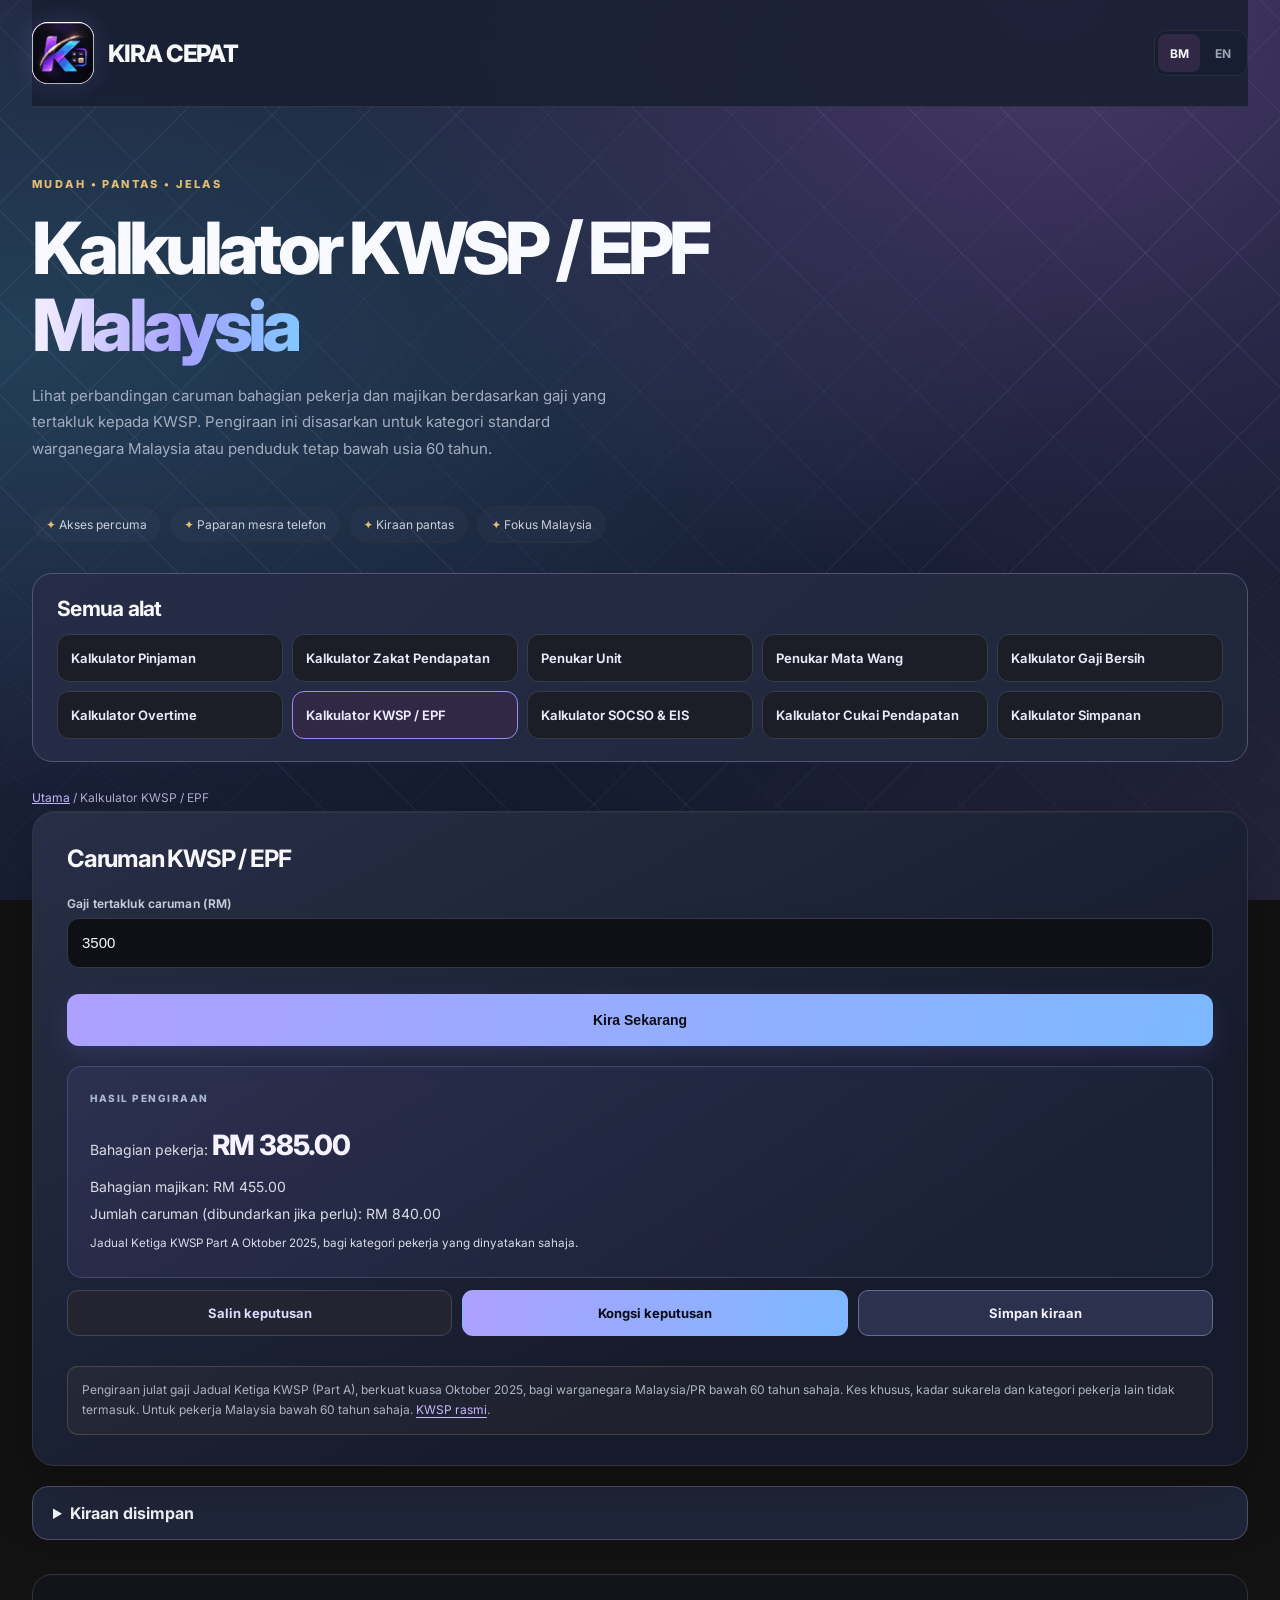
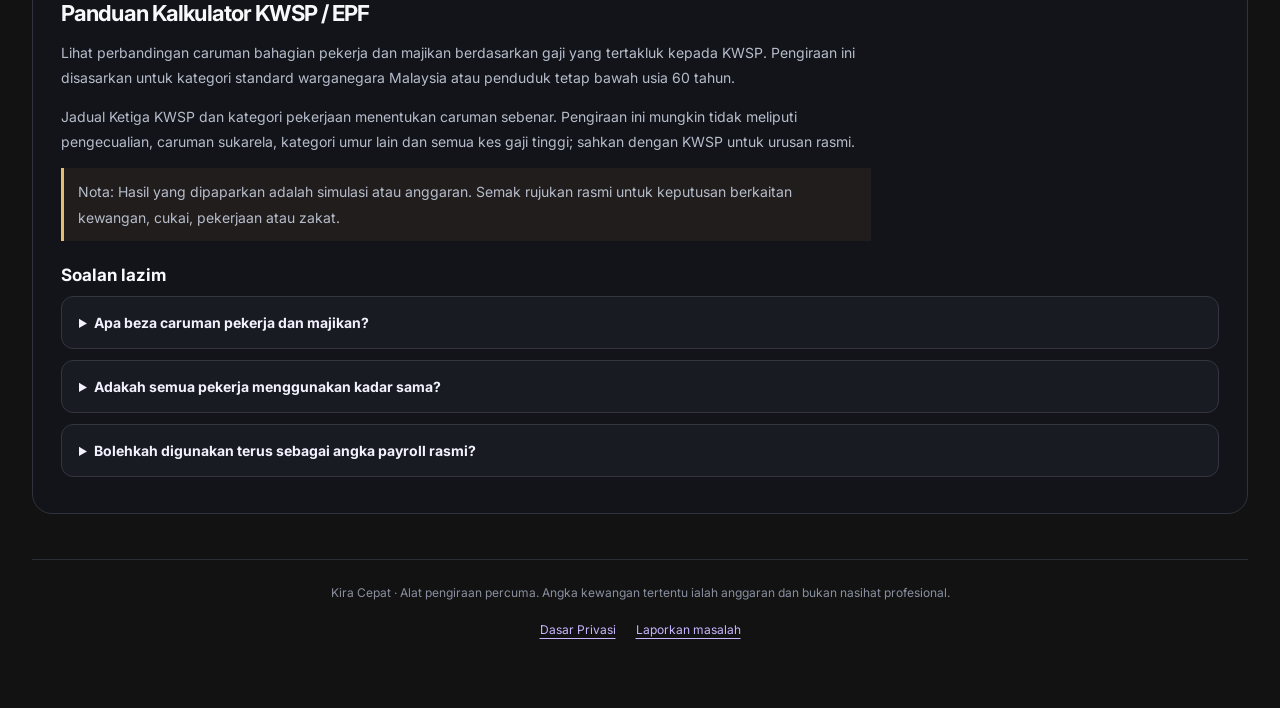
<file: kalkulator-kwsp-epf/index.html>
<!DOCTYPE html>
<html lang="ms">
<head>
<meta charset="UTF-8">
<meta name="viewport" content="width=device-width, initial-scale=1.0">
<title>Kalkulator KWSP EPF Malaysia – Pekerja dan Majikan | Kira Cepat</title>
<meta name="description" content="Anggarkan caruman KWSP pekerja dan majikan bagi kategori standard Malaysia bawah 60 tahun.">
<meta name="keywords" content="kalkulator pinjaman, kalkulator zakat, penukar unit, tukar mata wang, kira cepat">
<meta name="google-site-verification" content="pieDBnFFz28b63XIJsjt40zBqPQe-7-5JrKocVMDOaI" />
<meta property="og:title" content="Kalkulator KWSP EPF Malaysia – Pekerja dan Majikan | Kira Cepat">
<meta property="og:description" content="Anggarkan caruman KWSP pekerja dan majikan bagi kategori standard Malaysia bawah 60 tahun.">
<link rel="icon" type="image/png" sizes="64x64" href="../favicon.png?v=2">
<link rel="apple-touch-icon" href="/favicon.png?v=2">

<meta name="theme-color" content="#08090b">
<link rel="preconnect" href="https://fonts.googleapis.com">
<link href="https://fonts.googleapis.com/css2?family=Inter:wght@400;600;700;800&display=swap" rel="stylesheet">
<style>
  * { box-sizing:border-box; }
  body { font-family:'Inter',system-ui,sans-serif; background: radial-gradient(1200px 600px at 20% -10%, #1e3a8a 0%, transparent 60%), radial-gradient(900px 500px at 90% 10%, #7c3aed 0%, transparent 55%), #0b1020; color:#e5e7eb; margin:0; min-height:100vh; padding:40px 20px; }
  .wrap { max-width:560px; margin:auto; }
  h1 { text-align:center; font-size:26px; font-weight:800; margin:0 0 6px; background:linear-gradient(90deg,#60a5fa,#a78bfa,#f472b6); -webkit-background-clip:text; background-clip:text; color:transparent; }
  .sub { text-align:center; color:#9ca3af; margin-bottom:20px; font-size:14px; }
  .tabs { display:flex; gap:6px; background:rgba(255,255,255,.05); padding:6px; border-radius:14px; margin-bottom:20px; backdrop-filter:blur(8px); flex-wrap:wrap; }
  .tab { flex:1; min-width:80px; background:transparent; color:#9ca3af; border:none; padding:9px 6px; border-radius:10px; cursor:pointer; font-weight:600; font-size:13px; transition:.2s; }
  .tab.active { background:linear-gradient(135deg,#3b82f6,#8b5cf6); color:#fff; box-shadow:0 4px 14px rgba(59,130,246,.4); }
  .card { background:rgba(255,255,255,.06); border:1px solid rgba(255,255,255,.1); padding:24px; border-radius:18px; backdrop-filter:blur(12px); box-shadow:0 20px 40px rgba(0,0,0,.3); }
  label { display:block; margin-top:12px; color:#cbd5e1; font-size:13px; font-weight:600; }
  input, select { width:100%; padding:11px 14px; border-radius:10px; border:1px solid rgba(255,255,255,.12); background:rgba(0,0,0,.3); color:#fff; margin-top:6px; font-size:15px; }
  input:focus, select:focus { outline:none; border-color:#60a5fa; box-shadow:0 0 0 3px rgba(96,165,250,.2); }
  button.calc { margin-top:18px; width:100%; background:linear-gradient(135deg,#22c55e,#16a34a); color:#fff; border:none; padding:13px; border-radius:12px; cursor:pointer; font-size:15px; font-weight:700; box-shadow:0 8px 20px rgba(34,197,94,.35); }
  .result { margin-top:18px; padding:16px; border-radius:12px; background:rgba(250,204,21,.08); border:1px solid rgba(250,204,21,.25); font-size:15px; line-height:1.7; }
  .result b { color:#facc15; font-size:20px; }
  .hidden { display:none; }
  .row { display:flex; gap:8px; }
  .row > * { flex:1; }
  footer { text-align:center; margin-top:30px; color:#64748b; font-size:12px; }

  .wrap { max-width:760px; }
  .tabs { gap:7px; }
  .tab { min-width:90px; flex:1 1 100px; min-height:42px; }
  .card h2 {font-size:18px; margin:0 0 10px; color:#f8fafc;}
  .v2-note {font-size:12px; line-height:1.65; color:#aebbd0; margin:16px 0 0;}
  .v2-note a {color:#93c5fd;}
  .error {color:#fca5a5;}
  .result strong {color:#fde68a;}
  @media(max-width:480px){body{padding:22px 12px}.card{padding:18px}.tabs{gap:5px}.tab{min-width:81px;font-size:12px;padding:10px 5px}}

  .v2-copy{margin-top:10px;display:inline-flex;align-items:center;justify-content:center;background:rgba(96,165,250,.14);border:1px solid rgba(96,165,250,.45);color:#bfdbfe;padding:10px 14px;border-radius:10px;font:600 13px Inter,system-ui,sans-serif;cursor:pointer;min-height:40px}
  .v2-copy:hover,.v2-copy:focus-visible{background:rgba(96,165,250,.25);outline:2px solid #60a5fa;outline-offset:2px}
  .tab:focus-visible,.calc:focus-visible{outline:2px solid #f8fafc;outline-offset:2px}
</style>
<link rel="stylesheet" href="../premium-v3.css">
<link rel="stylesheet" href="../premium-v3-1.css">
<link rel="canonical" href="https://kira-cepat.vercel.app/kalkulator-kwsp-epf/">
<meta property="og:type" content="website">
<meta property="og:url" content="https://kira-cepat.vercel.app/kalkulator-kwsp-epf/">
<meta name="robots" content="index,follow">
<link rel="stylesheet" href="../seo-v4.css">
<script type="application/ld+json">{"@context":"https://schema.org","@type":"BreadcrumbList","itemListElement":[{"@type":"ListItem","position":1,"name":"Kira Cepat","item":"https://kira-cepat.vercel.app/"},{"@type":"ListItem","position":2,"name":"Kalkulator KWSP / EPF","item":"https://kira-cepat.vercel.app/kalkulator-kwsp-epf/"}]}</script>
<script async src="https://pagead2.googlesyndication.com/pagead/js/adsbygoogle.js?client=ca-pub-5858650167026791" crossorigin="anonymous"></script>
</head>
<body data-default-calculator="epf">
<div class="wrap">
<header class="topbar">
  <a href="../" class="brand" aria-label="Kira Cepat — halaman utama"><span class="brand-mark" aria-hidden="true"><img src="../favicon.png?v=2" alt="" width="38" height="38"></span>KIRA CEPAT</a>
  <div class="topbar-right"><div class="language-switch" role="group" aria-label="Bahasa paparan" data-language-switch hidden><button type="button" lang="ms" data-lang="ms" aria-pressed="true">BM</button><button type="button" lang="en" data-lang="en" aria-pressed="false">EN</button></div></div>
</header>
<section class="hero" aria-labelledby="hero-title">
  <div>
    <div class="eyebrow">MUDAH • PANTAS • JELAS</div>
    <h1 id="hero-title">Kalkulator KWSP / EPF<br><span>Malaysia</span></h1>
    <p class="sub">Lihat perbandingan caruman bahagian pekerja dan majikan berdasarkan gaji yang tertakluk kepada KWSP. Pengiraan ini disasarkan untuk kategori standard warganegara Malaysia atau penduduk tetap bawah usia 60 tahun.</p>
  </div>
</section>
<div class="feature-strip" aria-label="Kelebihan"><span><b>✦</b> Akses percuma</span><span><b>✦</b> Paparan mesra telefon</span><span><b>✦</b> Kiraan pantas</span><span><b>✦</b> Fokus Malaysia</span></div>
<section class="tools-picker" aria-labelledby="tools-heading"><h2 id="tools-heading">Semua alat</h2><nav class="seo-grid" aria-label="Senarai kalkulator"><a href="../kalkulator-pinjaman/#kiraan" data-tool="loan">Kalkulator Pinjaman</a><a href="../kalkulator-zakat-pendapatan/#kiraan" data-tool="zakat">Kalkulator Zakat Pendapatan</a><a href="../converter-unit-mata-wang/#kiraan" data-tool="conv">Penukar Unit</a><a href="../penukar-mata-wang/#kiraan" data-tool="currency">Penukar Mata Wang</a><a href="../kalkulator-gaji-bersih/#kiraan" data-tool="salary">Kalkulator Gaji Bersih</a><a href="../kalkulator-overtime/#kiraan" data-tool="ot">Kalkulator Overtime</a><a href="../kalkulator-kwsp-epf/#kiraan" data-tool="epf" aria-current="page">Kalkulator KWSP / EPF</a><a href="../kalkulator-socso-eis/#kiraan" data-tool="socso">Kalkulator SOCSO &amp; EIS</a><a href="../kalkulator-cukai-pendapatan/#kiraan" data-tool="tax">Kalkulator Cukai Pendapatan</a><a href="../kalkulator-simpanan/#kiraan" data-tool="savings">Kalkulator Simpanan</a></nav></section>
<nav class="seo-breadcrumbs" aria-label="Breadcrumb"><a href="../">Utama</a> / Kalkulator KWSP / EPF</nav>
<main id="kiraan" class="workspace" tabindex="-1">
<div class="workspace-content">

<div id="loan" class="card">
  <h2>Kalkulator Pinjaman</h2>
  <p class="v2-note">Baki berkurangan menggunakan kadar tahunan ÷ 12. Kadar rata mengenakan faedah atas jumlah pinjaman asal. Guna kadar dan kaedah dalam tawaran bank. Anggaran ini menganggap kadar kekal serta tidak termasuk yuran atau insurans.</p>
  <div id="loan_pro_fields"></div>
  <button class="calc" onclick="calcLoan()">Kira Sekarang</button>
  <div class="result" id="l_res">Isi nilai dan tekan Kira.</div>
</div>

<div id="zakat" class="card hidden">
  <h2>Kalkulator Zakat Pendapatan</h2>
  <label>Pendapatan Bulanan (RM)</label>
  <input id="z_inc" type="number" value="5000">
  <label>Nisab Tahunan (RM)</label>
  <input id="z_nisab" type="number" value="30686">
  <button class="calc" onclick="calcZakat()">Kira Zakat</button>
  <div class="result" id="z_res">Isi nilai dan tekan Kira.</div>
</div>

<div id="conv" class="card hidden">
  <h2>Penukar Unit</h2>
  <label>Jenis</label>
  <select id="c_type">
    <option value="len">Panjang</option>
    <option value="wgt">Berat</option>
    <option value="tmp">Suhu</option>
    </select>
  <div class="row">
    <div>
      <label>Dari</label>
      <select id="c_from"></select>
    </div>
    <div>
      <label>Ke</label>
      <select id="c_to"></select>
    </div>
  </div>
  <label>Nilai</label>
  <input id="c_val" type="number" value="1">
  <button class="calc" id="btn_unit">Tukar</button>
  <div class="result" id="c_res">Isi nilai dan tekan Tukar.</div>
</div>

</div>
</main>
<section class="seo-article" aria-labelledby="guide-heading"><h2 id="guide-heading">Panduan Kalkulator KWSP / EPF</h2><p>Lihat perbandingan caruman bahagian pekerja dan majikan berdasarkan gaji yang tertakluk kepada KWSP. Pengiraan ini disasarkan untuk kategori standard warganegara Malaysia atau penduduk tetap bawah usia 60 tahun.</p><p>Jadual Ketiga KWSP dan kategori pekerjaan menentukan caruman sebenar. Pengiraan ini mungkin tidak meliputi pengecualian, caruman sukarela, kategori umur lain dan semua kes gaji tinggi; sahkan dengan KWSP untuk urusan rasmi.</p><p class="seo-disclaimer">Nota: Hasil yang dipaparkan adalah simulasi atau anggaran. Semak rujukan rasmi untuk keputusan berkaitan kewangan, cukai, pekerjaan atau zakat.</p><h3>Soalan lazim</h3><details><summary>Apa beza caruman pekerja dan majikan?</summary><p>Caruman pekerja dipotong daripada gaji yang layak, manakala caruman majikan ialah bahagian yang dibayar oleh majikan.</p></details><details><summary>Adakah semua pekerja menggunakan kadar sama?</summary><p>Tidak. Kadar atau jadual mungkin berbeza mengikut umur, status dan kategori caruman.</p></details><details><summary>Bolehkah digunakan terus sebagai angka payroll rasmi?</summary><p>Jangan gunakan tanpa mengesahkan jadual KWSP rasmi dan kategori pekerja berkenaan.</p></details></section>
<footer>Kira Cepat · Alat pengiraan percuma. Angka kewangan tertentu ialah anggaran dan bukan nasihat profesional.<nav class="footer-links" aria-label="Maklumat laman"><a href="../privasi/">Dasar Privasi</a><a href="https://github.com/openpdfstudio98/kira-cepat/issues">Laporkan masalah</a></nav></footer>
</div>

<script src="../calc-core-v45.js" defer></script>
<script src="../legacy-v45.js" defer></script>
<script src="../converter-v45.js" defer></script>
<script src="../ultimate-v2.js" defer></script>
<script src="../premium-v3-1.js" defer></script>
<script src="../saved-calculations.js" defer></script>
<script src="../language.js" defer></script>
</body>
</html>
</file>
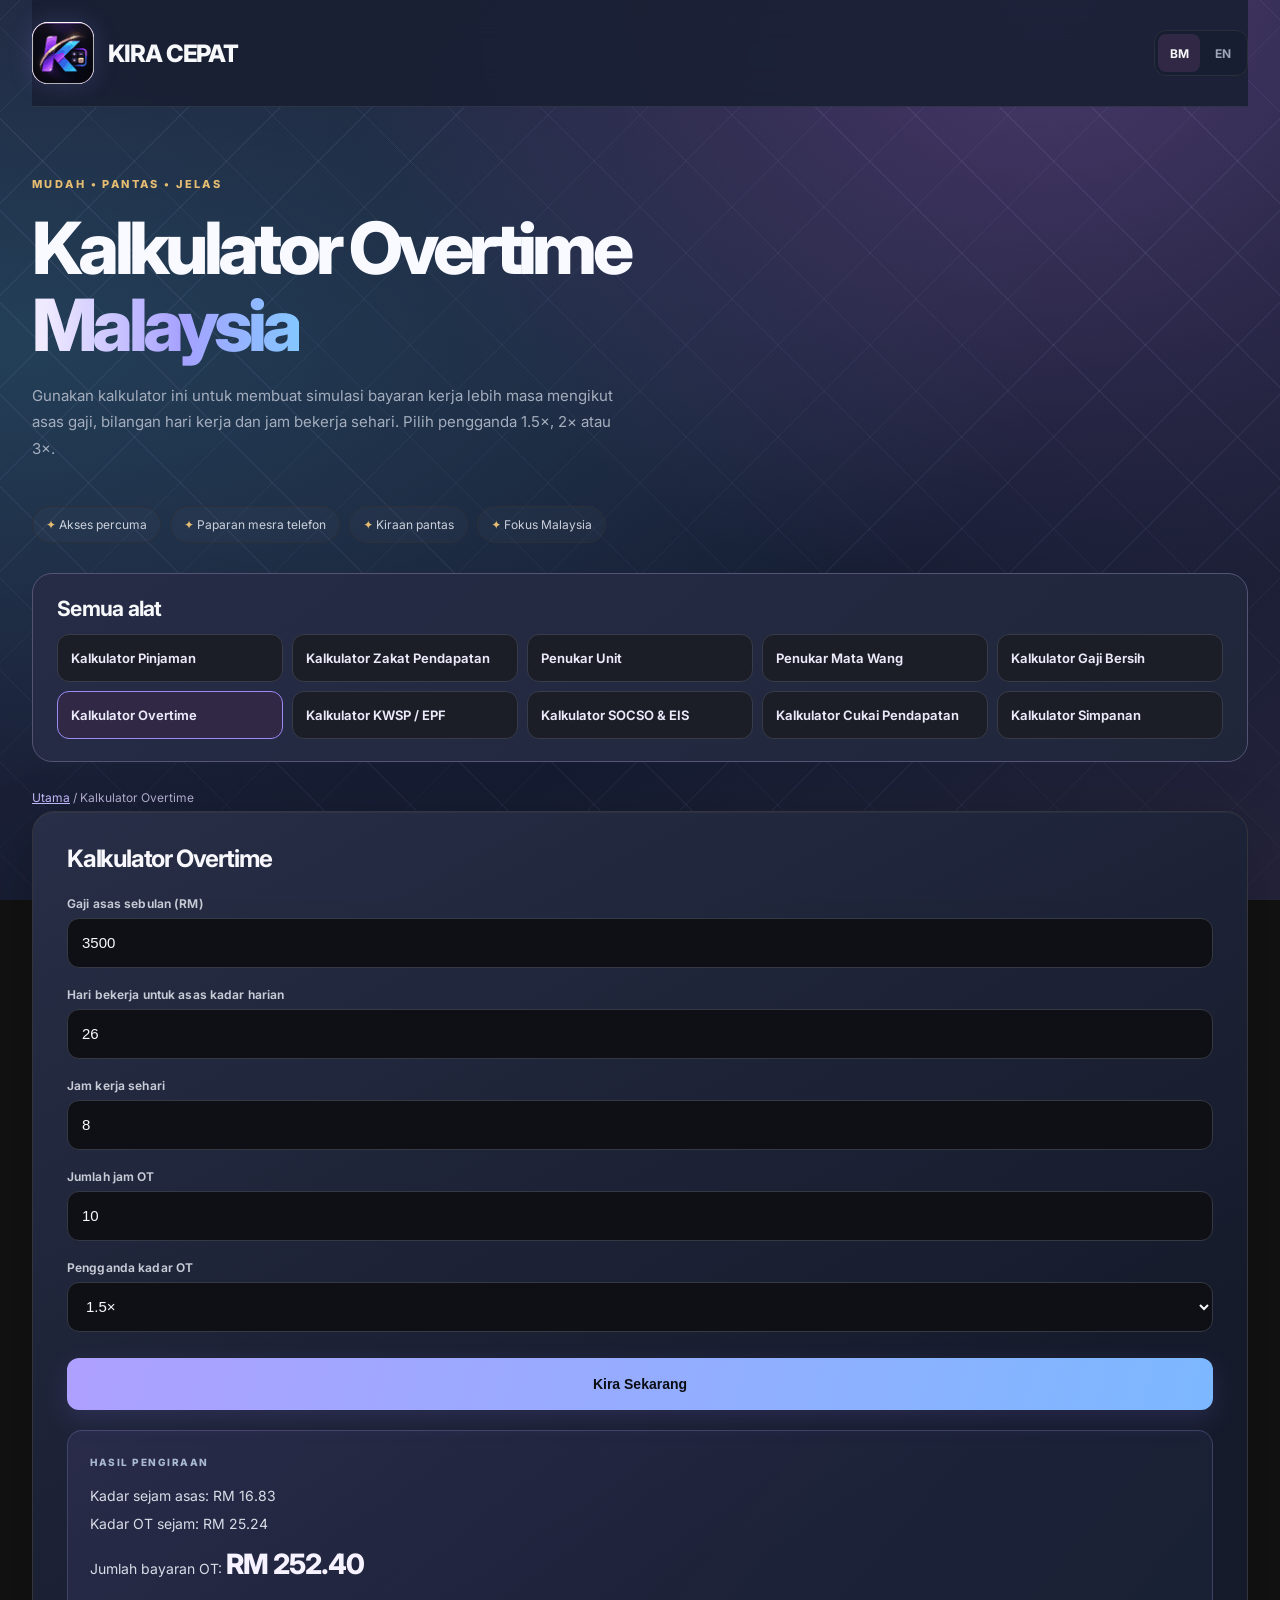
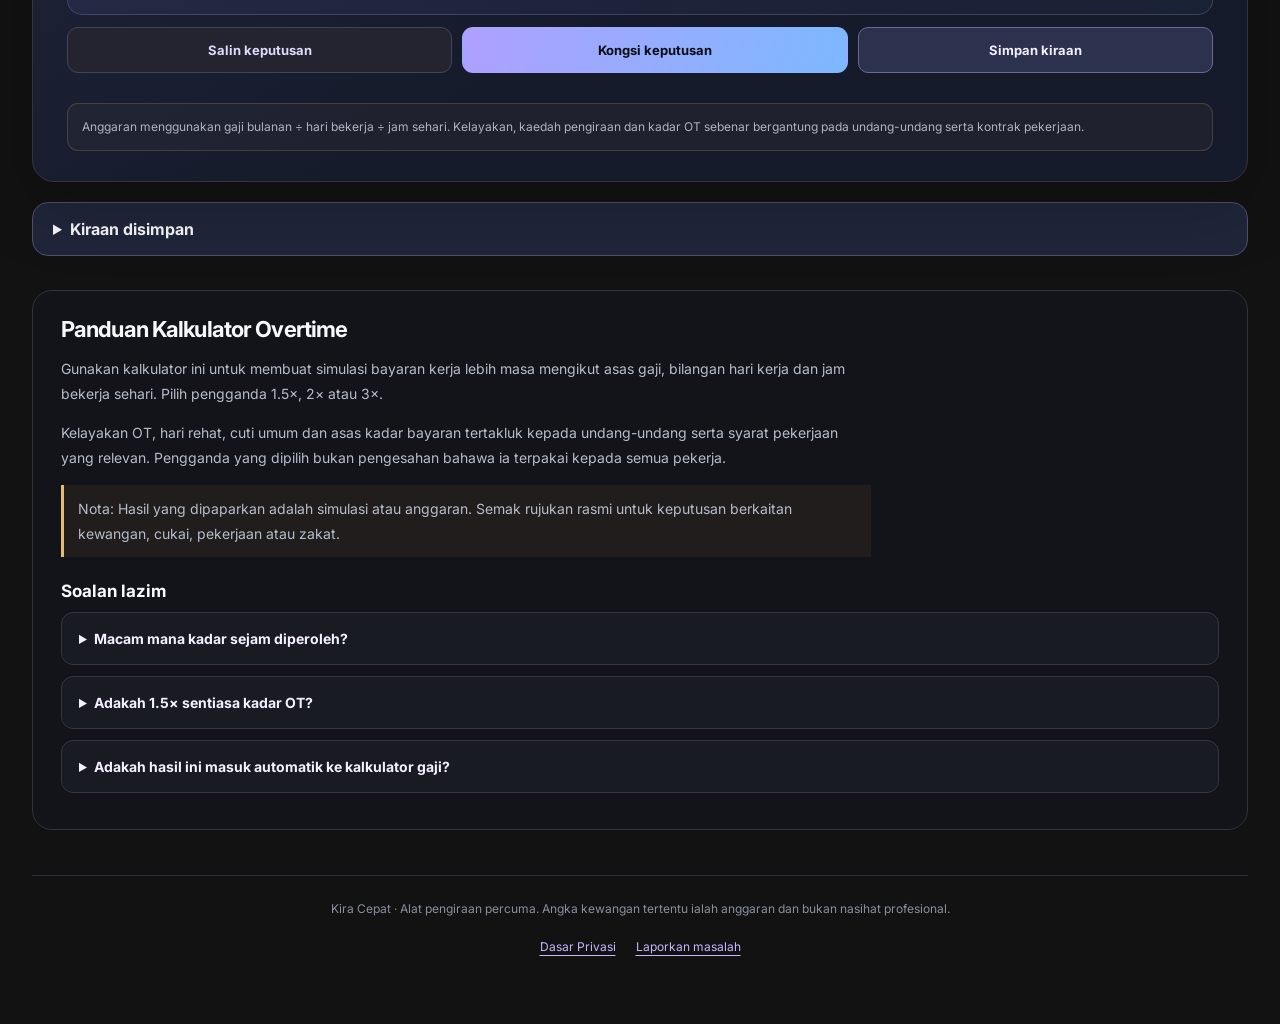
<file: kalkulator-overtime/index.html>
<!DOCTYPE html>
<html lang="ms">
<head>
<meta charset="UTF-8">
<meta name="viewport" content="width=device-width, initial-scale=1.0">
<title>Kalkulator OT Malaysia – Kadar 1.5x, 2x dan 3x | Kira Cepat</title>
<meta name="description" content="Kira anggaran bayaran OT dengan kadar berganda 1.5x, 2x atau 3x daripada gaji asas, hari dan jam bekerja.">
<meta name="keywords" content="kalkulator pinjaman, kalkulator zakat, penukar unit, tukar mata wang, kira cepat">
<meta name="google-site-verification" content="pieDBnFFz28b63XIJsjt40zBqPQe-7-5JrKocVMDOaI" />
<meta property="og:title" content="Kalkulator OT Malaysia – Kadar 1.5x, 2x dan 3x | Kira Cepat">
<meta property="og:description" content="Kira anggaran bayaran OT dengan kadar berganda 1.5x, 2x atau 3x daripada gaji asas, hari dan jam bekerja.">
<link rel="icon" type="image/png" sizes="64x64" href="../favicon.png?v=2">
<link rel="apple-touch-icon" href="/favicon.png?v=2">

<meta name="theme-color" content="#08090b">
<link rel="preconnect" href="https://fonts.googleapis.com">
<link href="https://fonts.googleapis.com/css2?family=Inter:wght@400;600;700;800&display=swap" rel="stylesheet">
<style>
  * { box-sizing:border-box; }
  body { font-family:'Inter',system-ui,sans-serif; background: radial-gradient(1200px 600px at 20% -10%, #1e3a8a 0%, transparent 60%), radial-gradient(900px 500px at 90% 10%, #7c3aed 0%, transparent 55%), #0b1020; color:#e5e7eb; margin:0; min-height:100vh; padding:40px 20px; }
  .wrap { max-width:560px; margin:auto; }
  h1 { text-align:center; font-size:26px; font-weight:800; margin:0 0 6px; background:linear-gradient(90deg,#60a5fa,#a78bfa,#f472b6); -webkit-background-clip:text; background-clip:text; color:transparent; }
  .sub { text-align:center; color:#9ca3af; margin-bottom:20px; font-size:14px; }
  .tabs { display:flex; gap:6px; background:rgba(255,255,255,.05); padding:6px; border-radius:14px; margin-bottom:20px; backdrop-filter:blur(8px); flex-wrap:wrap; }
  .tab { flex:1; min-width:80px; background:transparent; color:#9ca3af; border:none; padding:9px 6px; border-radius:10px; cursor:pointer; font-weight:600; font-size:13px; transition:.2s; }
  .tab.active { background:linear-gradient(135deg,#3b82f6,#8b5cf6); color:#fff; box-shadow:0 4px 14px rgba(59,130,246,.4); }
  .card { background:rgba(255,255,255,.06); border:1px solid rgba(255,255,255,.1); padding:24px; border-radius:18px; backdrop-filter:blur(12px); box-shadow:0 20px 40px rgba(0,0,0,.3); }
  label { display:block; margin-top:12px; color:#cbd5e1; font-size:13px; font-weight:600; }
  input, select { width:100%; padding:11px 14px; border-radius:10px; border:1px solid rgba(255,255,255,.12); background:rgba(0,0,0,.3); color:#fff; margin-top:6px; font-size:15px; }
  input:focus, select:focus { outline:none; border-color:#60a5fa; box-shadow:0 0 0 3px rgba(96,165,250,.2); }
  button.calc { margin-top:18px; width:100%; background:linear-gradient(135deg,#22c55e,#16a34a); color:#fff; border:none; padding:13px; border-radius:12px; cursor:pointer; font-size:15px; font-weight:700; box-shadow:0 8px 20px rgba(34,197,94,.35); }
  .result { margin-top:18px; padding:16px; border-radius:12px; background:rgba(250,204,21,.08); border:1px solid rgba(250,204,21,.25); font-size:15px; line-height:1.7; }
  .result b { color:#facc15; font-size:20px; }
  .hidden { display:none; }
  .row { display:flex; gap:8px; }
  .row > * { flex:1; }
  footer { text-align:center; margin-top:30px; color:#64748b; font-size:12px; }

  .wrap { max-width:760px; }
  .tabs { gap:7px; }
  .tab { min-width:90px; flex:1 1 100px; min-height:42px; }
  .card h2 {font-size:18px; margin:0 0 10px; color:#f8fafc;}
  .v2-note {font-size:12px; line-height:1.65; color:#aebbd0; margin:16px 0 0;}
  .v2-note a {color:#93c5fd;}
  .error {color:#fca5a5;}
  .result strong {color:#fde68a;}
  @media(max-width:480px){body{padding:22px 12px}.card{padding:18px}.tabs{gap:5px}.tab{min-width:81px;font-size:12px;padding:10px 5px}}

  .v2-copy{margin-top:10px;display:inline-flex;align-items:center;justify-content:center;background:rgba(96,165,250,.14);border:1px solid rgba(96,165,250,.45);color:#bfdbfe;padding:10px 14px;border-radius:10px;font:600 13px Inter,system-ui,sans-serif;cursor:pointer;min-height:40px}
  .v2-copy:hover,.v2-copy:focus-visible{background:rgba(96,165,250,.25);outline:2px solid #60a5fa;outline-offset:2px}
  .tab:focus-visible,.calc:focus-visible{outline:2px solid #f8fafc;outline-offset:2px}
</style>
<link rel="stylesheet" href="../premium-v3.css">
<link rel="stylesheet" href="../premium-v3-1.css">
<link rel="canonical" href="https://kira-cepat.vercel.app/kalkulator-overtime/">
<meta property="og:type" content="website">
<meta property="og:url" content="https://kira-cepat.vercel.app/kalkulator-overtime/">
<meta name="robots" content="index,follow">
<link rel="stylesheet" href="../seo-v4.css">
<script type="application/ld+json">{"@context":"https://schema.org","@type":"BreadcrumbList","itemListElement":[{"@type":"ListItem","position":1,"name":"Kira Cepat","item":"https://kira-cepat.vercel.app/"},{"@type":"ListItem","position":2,"name":"Kalkulator Overtime","item":"https://kira-cepat.vercel.app/kalkulator-overtime/"}]}</script>
<script async src="https://pagead2.googlesyndication.com/pagead/js/adsbygoogle.js?client=ca-pub-5858650167026791" crossorigin="anonymous"></script>
</head>
<body data-default-calculator="ot">
<div class="wrap">
<header class="topbar">
  <a href="../" class="brand" aria-label="Kira Cepat — halaman utama"><span class="brand-mark" aria-hidden="true"><img src="../favicon.png?v=2" alt="" width="38" height="38"></span>KIRA CEPAT</a>
  <div class="topbar-right"><div class="language-switch" role="group" aria-label="Bahasa paparan" data-language-switch hidden><button type="button" lang="ms" data-lang="ms" aria-pressed="true">BM</button><button type="button" lang="en" data-lang="en" aria-pressed="false">EN</button></div></div>
</header>
<section class="hero" aria-labelledby="hero-title">
  <div>
    <div class="eyebrow">MUDAH • PANTAS • JELAS</div>
    <h1 id="hero-title">Kalkulator Overtime<br><span>Malaysia</span></h1>
    <p class="sub">Gunakan kalkulator ini untuk membuat simulasi bayaran kerja lebih masa mengikut asas gaji, bilangan hari kerja dan jam bekerja sehari. Pilih pengganda 1.5×, 2× atau 3×.</p>
  </div>
</section>
<div class="feature-strip" aria-label="Kelebihan"><span><b>✦</b> Akses percuma</span><span><b>✦</b> Paparan mesra telefon</span><span><b>✦</b> Kiraan pantas</span><span><b>✦</b> Fokus Malaysia</span></div>
<section class="tools-picker" aria-labelledby="tools-heading"><h2 id="tools-heading">Semua alat</h2><nav class="seo-grid" aria-label="Senarai kalkulator"><a href="../kalkulator-pinjaman/#kiraan" data-tool="loan">Kalkulator Pinjaman</a><a href="../kalkulator-zakat-pendapatan/#kiraan" data-tool="zakat">Kalkulator Zakat Pendapatan</a><a href="../converter-unit-mata-wang/#kiraan" data-tool="conv">Penukar Unit</a><a href="../penukar-mata-wang/#kiraan" data-tool="currency">Penukar Mata Wang</a><a href="../kalkulator-gaji-bersih/#kiraan" data-tool="salary">Kalkulator Gaji Bersih</a><a href="../kalkulator-overtime/#kiraan" data-tool="ot" aria-current="page">Kalkulator Overtime</a><a href="../kalkulator-kwsp-epf/#kiraan" data-tool="epf">Kalkulator KWSP / EPF</a><a href="../kalkulator-socso-eis/#kiraan" data-tool="socso">Kalkulator SOCSO &amp; EIS</a><a href="../kalkulator-cukai-pendapatan/#kiraan" data-tool="tax">Kalkulator Cukai Pendapatan</a><a href="../kalkulator-simpanan/#kiraan" data-tool="savings">Kalkulator Simpanan</a></nav></section>
<nav class="seo-breadcrumbs" aria-label="Breadcrumb"><a href="../">Utama</a> / Kalkulator Overtime</nav>
<main id="kiraan" class="workspace" tabindex="-1">
<div class="workspace-content">

<div id="loan" class="card">
  <h2>Kalkulator Pinjaman</h2>
  <p class="v2-note">Baki berkurangan menggunakan kadar tahunan ÷ 12. Kadar rata mengenakan faedah atas jumlah pinjaman asal. Guna kadar dan kaedah dalam tawaran bank. Anggaran ini menganggap kadar kekal serta tidak termasuk yuran atau insurans.</p>
  <div id="loan_pro_fields"></div>
  <button class="calc" onclick="calcLoan()">Kira Sekarang</button>
  <div class="result" id="l_res">Isi nilai dan tekan Kira.</div>
</div>

<div id="zakat" class="card hidden">
  <h2>Kalkulator Zakat Pendapatan</h2>
  <label>Pendapatan Bulanan (RM)</label>
  <input id="z_inc" type="number" value="5000">
  <label>Nisab Tahunan (RM)</label>
  <input id="z_nisab" type="number" value="30686">
  <button class="calc" onclick="calcZakat()">Kira Zakat</button>
  <div class="result" id="z_res">Isi nilai dan tekan Kira.</div>
</div>

<div id="conv" class="card hidden">
  <h2>Penukar Unit</h2>
  <label>Jenis</label>
  <select id="c_type">
    <option value="len">Panjang</option>
    <option value="wgt">Berat</option>
    <option value="tmp">Suhu</option>
    </select>
  <div class="row">
    <div>
      <label>Dari</label>
      <select id="c_from"></select>
    </div>
    <div>
      <label>Ke</label>
      <select id="c_to"></select>
    </div>
  </div>
  <label>Nilai</label>
  <input id="c_val" type="number" value="1">
  <button class="calc" id="btn_unit">Tukar</button>
  <div class="result" id="c_res">Isi nilai dan tekan Tukar.</div>
</div>

</div>
</main>
<section class="seo-article" aria-labelledby="guide-heading"><h2 id="guide-heading">Panduan Kalkulator Overtime</h2><p>Gunakan kalkulator ini untuk membuat simulasi bayaran kerja lebih masa mengikut asas gaji, bilangan hari kerja dan jam bekerja sehari. Pilih pengganda 1.5×, 2× atau 3×.</p><p>Kelayakan OT, hari rehat, cuti umum dan asas kadar bayaran tertakluk kepada undang-undang serta syarat pekerjaan yang relevan. Pengganda yang dipilih bukan pengesahan bahawa ia terpakai kepada semua pekerja.</p><p class="seo-disclaimer">Nota: Hasil yang dipaparkan adalah simulasi atau anggaran. Semak rujukan rasmi untuk keputusan berkaitan kewangan, cukai, pekerjaan atau zakat.</p><h3>Soalan lazim</h3><details><summary>Macam mana kadar sejam diperoleh?</summary><p>Anggaran kadar sejam ialah gaji asas bulanan dibahagi hari kerja rujukan dan jam kerja sehari yang dimasukkan.</p></details><details><summary>Adakah 1.5× sentiasa kadar OT?</summary><p>Tidak. Kadar yang terpakai bergantung pada kategori kerja, waktu dan peraturan pekerjaan.</p></details><details><summary>Adakah hasil ini masuk automatik ke kalkulator gaji?</summary><p>Tidak. Masukkan nilai bayaran OT ke kalkulator gaji jika anda ingin mensimulasikan gaji bersih.</p></details></section>
<footer>Kira Cepat · Alat pengiraan percuma. Angka kewangan tertentu ialah anggaran dan bukan nasihat profesional.<nav class="footer-links" aria-label="Maklumat laman"><a href="../privasi/">Dasar Privasi</a><a href="https://github.com/openpdfstudio98/kira-cepat/issues">Laporkan masalah</a></nav></footer>
</div>

<script src="../calc-core-v45.js" defer></script>
<script src="../legacy-v45.js" defer></script>
<script src="../converter-v45.js" defer></script>
<script src="../ultimate-v2.js" defer></script>
<script src="../premium-v3-1.js" defer></script>
<script src="../saved-calculations.js" defer></script>
<script src="../language.js" defer></script>
</body>
</html>
</file>
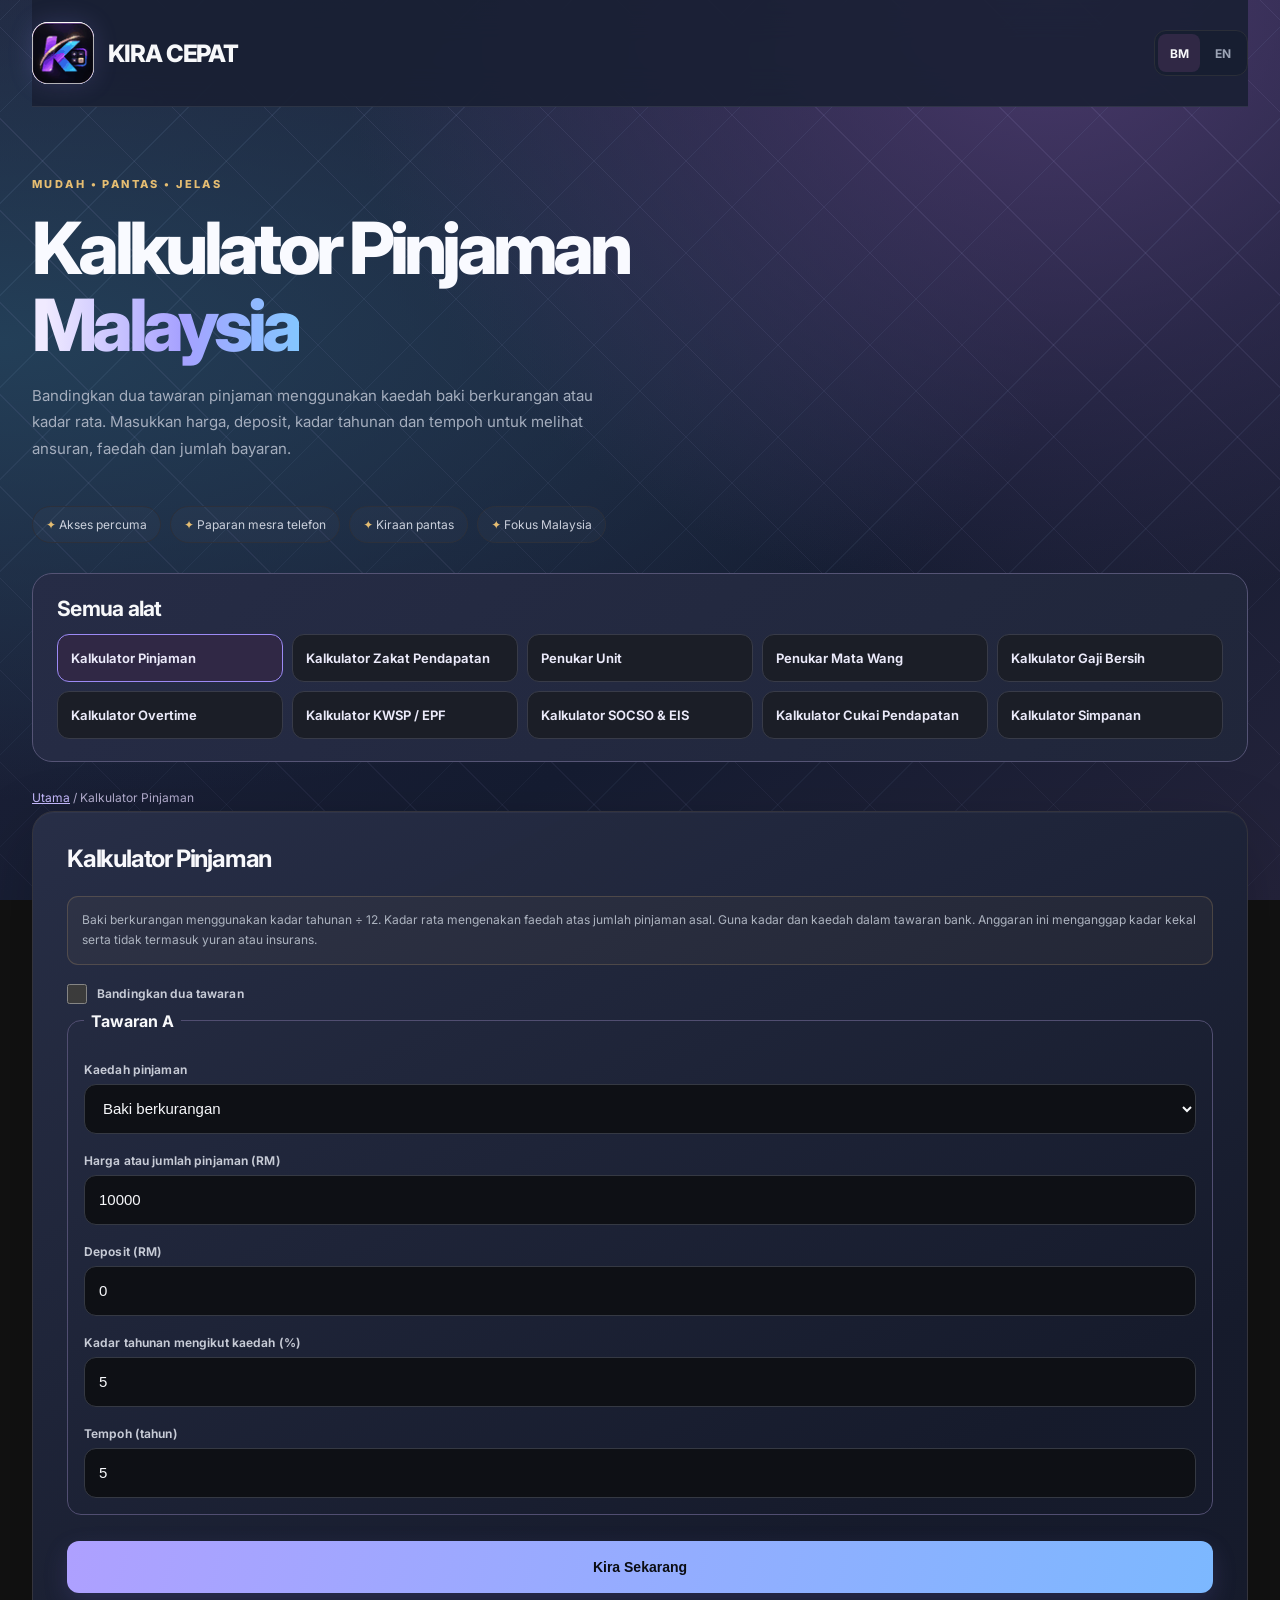
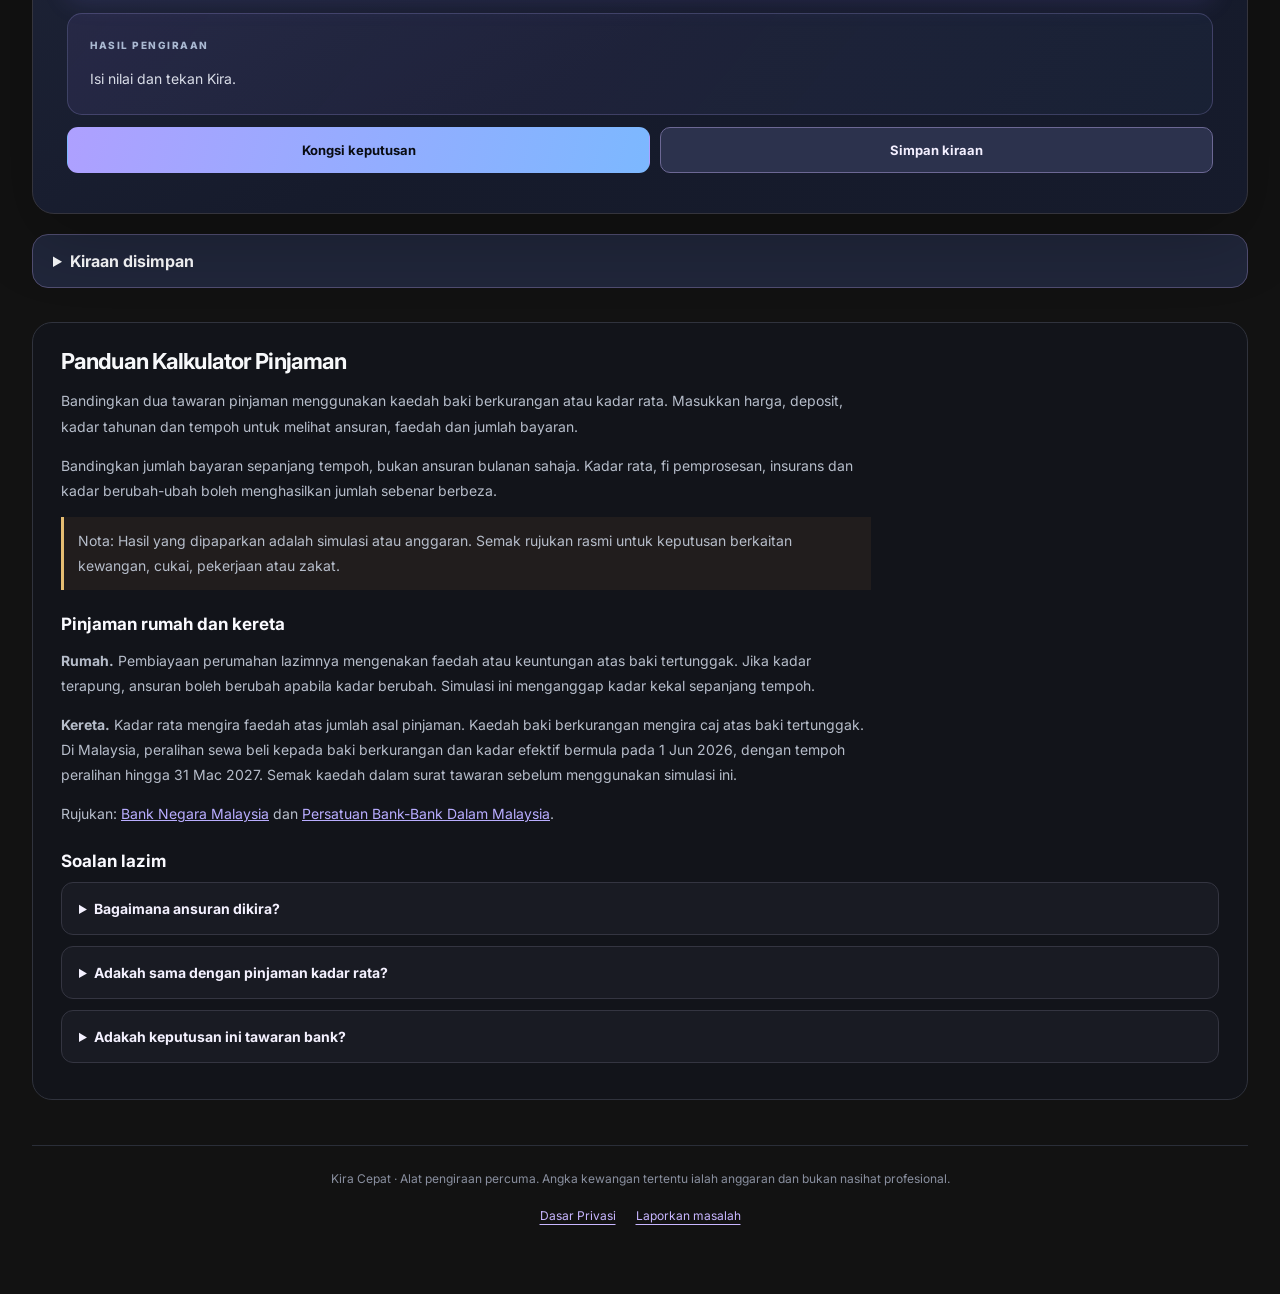
<file: kalkulator-pinjaman/index.html>
<!DOCTYPE html>
<html lang="ms">
<head>
<meta charset="UTF-8">
<meta name="viewport" content="width=device-width, initial-scale=1.0">
<title>Kalkulator Pinjaman Malaysia – Anggaran Bayaran Bulanan | Kira Cepat</title>
<meta name="description" content="Kira anggaran ansuran bulanan, jumlah faedah dan jumlah bayaran pinjaman. Masukkan amaun, kadar tahunan dan tempoh.">
<meta name="keywords" content="kalkulator pinjaman, kalkulator zakat, penukar unit, tukar mata wang, kira cepat">
<meta name="google-site-verification" content="pieDBnFFz28b63XIJsjt40zBqPQe-7-5JrKocVMDOaI" />
<meta property="og:title" content="Kalkulator Pinjaman Malaysia – Anggaran Bayaran Bulanan | Kira Cepat">
<meta property="og:description" content="Kira anggaran ansuran bulanan, jumlah faedah dan jumlah bayaran pinjaman. Masukkan amaun, kadar tahunan dan tempoh.">
<link rel="icon" type="image/png" sizes="64x64" href="../favicon.png?v=2">
<link rel="apple-touch-icon" href="/favicon.png?v=2">

<meta name="theme-color" content="#08090b">
<link rel="preconnect" href="https://fonts.googleapis.com">
<link href="https://fonts.googleapis.com/css2?family=Inter:wght@400;600;700;800&display=swap" rel="stylesheet">
<style>
  * { box-sizing:border-box; }
  body { font-family:'Inter',system-ui,sans-serif; background: radial-gradient(1200px 600px at 20% -10%, #1e3a8a 0%, transparent 60%), radial-gradient(900px 500px at 90% 10%, #7c3aed 0%, transparent 55%), #0b1020; color:#e5e7eb; margin:0; min-height:100vh; padding:40px 20px; }
  .wrap { max-width:560px; margin:auto; }
  h1 { text-align:center; font-size:26px; font-weight:800; margin:0 0 6px; background:linear-gradient(90deg,#60a5fa,#a78bfa,#f472b6); -webkit-background-clip:text; background-clip:text; color:transparent; }
  .sub { text-align:center; color:#9ca3af; margin-bottom:20px; font-size:14px; }
  .tabs { display:flex; gap:6px; background:rgba(255,255,255,.05); padding:6px; border-radius:14px; margin-bottom:20px; backdrop-filter:blur(8px); flex-wrap:wrap; }
  .tab { flex:1; min-width:80px; background:transparent; color:#9ca3af; border:none; padding:9px 6px; border-radius:10px; cursor:pointer; font-weight:600; font-size:13px; transition:.2s; }
  .tab.active { background:linear-gradient(135deg,#3b82f6,#8b5cf6); color:#fff; box-shadow:0 4px 14px rgba(59,130,246,.4); }
  .card { background:rgba(255,255,255,.06); border:1px solid rgba(255,255,255,.1); padding:24px; border-radius:18px; backdrop-filter:blur(12px); box-shadow:0 20px 40px rgba(0,0,0,.3); }
  label { display:block; margin-top:12px; color:#cbd5e1; font-size:13px; font-weight:600; }
  input, select { width:100%; padding:11px 14px; border-radius:10px; border:1px solid rgba(255,255,255,.12); background:rgba(0,0,0,.3); color:#fff; margin-top:6px; font-size:15px; }
  input:focus, select:focus { outline:none; border-color:#60a5fa; box-shadow:0 0 0 3px rgba(96,165,250,.2); }
  button.calc { margin-top:18px; width:100%; background:linear-gradient(135deg,#22c55e,#16a34a); color:#fff; border:none; padding:13px; border-radius:12px; cursor:pointer; font-size:15px; font-weight:700; box-shadow:0 8px 20px rgba(34,197,94,.35); }
  .result { margin-top:18px; padding:16px; border-radius:12px; background:rgba(250,204,21,.08); border:1px solid rgba(250,204,21,.25); font-size:15px; line-height:1.7; }
  .result b { color:#facc15; font-size:20px; }
  .hidden { display:none; }
  .row { display:flex; gap:8px; }
  .row > * { flex:1; }
  footer { text-align:center; margin-top:30px; color:#64748b; font-size:12px; }

  .wrap { max-width:760px; }
  .tabs { gap:7px; }
  .tab { min-width:90px; flex:1 1 100px; min-height:42px; }
  .card h2 {font-size:18px; margin:0 0 10px; color:#f8fafc;}
  .v2-note {font-size:12px; line-height:1.65; color:#aebbd0; margin:16px 0 0;}
  .v2-note a {color:#93c5fd;}
  .error {color:#fca5a5;}
  .result strong {color:#fde68a;}
  @media(max-width:480px){body{padding:22px 12px}.card{padding:18px}.tabs{gap:5px}.tab{min-width:81px;font-size:12px;padding:10px 5px}}

  .v2-copy{margin-top:10px;display:inline-flex;align-items:center;justify-content:center;background:rgba(96,165,250,.14);border:1px solid rgba(96,165,250,.45);color:#bfdbfe;padding:10px 14px;border-radius:10px;font:600 13px Inter,system-ui,sans-serif;cursor:pointer;min-height:40px}
  .v2-copy:hover,.v2-copy:focus-visible{background:rgba(96,165,250,.25);outline:2px solid #60a5fa;outline-offset:2px}
  .tab:focus-visible,.calc:focus-visible{outline:2px solid #f8fafc;outline-offset:2px}
</style>
<link rel="stylesheet" href="../premium-v3.css">
<link rel="stylesheet" href="../premium-v3-1.css">
<link rel="canonical" href="https://kira-cepat.vercel.app/kalkulator-pinjaman/">
<meta property="og:type" content="website">
<meta property="og:url" content="https://kira-cepat.vercel.app/kalkulator-pinjaman/">
<meta name="robots" content="index,follow">
<link rel="stylesheet" href="../seo-v4.css">
<script type="application/ld+json">{"@context":"https://schema.org","@type":"BreadcrumbList","itemListElement":[{"@type":"ListItem","position":1,"name":"Kira Cepat","item":"https://kira-cepat.vercel.app/"},{"@type":"ListItem","position":2,"name":"Kalkulator Pinjaman","item":"https://kira-cepat.vercel.app/kalkulator-pinjaman/"}]}</script>
<script async src="https://pagead2.googlesyndication.com/pagead/js/adsbygoogle.js?client=ca-pub-5858650167026791" crossorigin="anonymous"></script>
</head>
<body data-default-calculator="loan">
<div class="wrap">
<header class="topbar">
  <a href="../" class="brand" aria-label="Kira Cepat — halaman utama"><span class="brand-mark" aria-hidden="true"><img src="../favicon.png?v=2" alt="" width="38" height="38"></span>KIRA CEPAT</a>
  <div class="topbar-right"><div class="language-switch" role="group" aria-label="Bahasa paparan" data-language-switch hidden><button type="button" lang="ms" data-lang="ms" aria-pressed="true">BM</button><button type="button" lang="en" data-lang="en" aria-pressed="false">EN</button></div></div>
</header>
<section class="hero" aria-labelledby="hero-title">
  <div>
    <div class="eyebrow">MUDAH • PANTAS • JELAS</div>
    <h1 id="hero-title">Kalkulator Pinjaman<br><span>Malaysia</span></h1>
    <p class="sub">Bandingkan dua tawaran pinjaman menggunakan kaedah baki berkurangan atau kadar rata. Masukkan harga, deposit, kadar tahunan dan tempoh untuk melihat ansuran, faedah dan jumlah bayaran.</p>
  </div>
</section>
<div class="feature-strip" aria-label="Kelebihan"><span><b>✦</b> Akses percuma</span><span><b>✦</b> Paparan mesra telefon</span><span><b>✦</b> Kiraan pantas</span><span><b>✦</b> Fokus Malaysia</span></div>
<section class="tools-picker" aria-labelledby="tools-heading"><h2 id="tools-heading">Semua alat</h2><nav class="seo-grid" aria-label="Senarai kalkulator"><a href="../kalkulator-pinjaman/#kiraan" data-tool="loan" aria-current="page">Kalkulator Pinjaman</a><a href="../kalkulator-zakat-pendapatan/#kiraan" data-tool="zakat">Kalkulator Zakat Pendapatan</a><a href="../converter-unit-mata-wang/#kiraan" data-tool="conv">Penukar Unit</a><a href="../penukar-mata-wang/#kiraan" data-tool="currency">Penukar Mata Wang</a><a href="../kalkulator-gaji-bersih/#kiraan" data-tool="salary">Kalkulator Gaji Bersih</a><a href="../kalkulator-overtime/#kiraan" data-tool="ot">Kalkulator Overtime</a><a href="../kalkulator-kwsp-epf/#kiraan" data-tool="epf">Kalkulator KWSP / EPF</a><a href="../kalkulator-socso-eis/#kiraan" data-tool="socso">Kalkulator SOCSO &amp; EIS</a><a href="../kalkulator-cukai-pendapatan/#kiraan" data-tool="tax">Kalkulator Cukai Pendapatan</a><a href="../kalkulator-simpanan/#kiraan" data-tool="savings">Kalkulator Simpanan</a></nav></section>
<nav class="seo-breadcrumbs" aria-label="Breadcrumb"><a href="../">Utama</a> / Kalkulator Pinjaman</nav>
<main id="kiraan" class="workspace" tabindex="-1">
<div class="workspace-content">

<div id="loan" class="card">
  <h2>Kalkulator Pinjaman</h2>
  <p class="v2-note">Baki berkurangan menggunakan kadar tahunan ÷ 12. Kadar rata mengenakan faedah atas jumlah pinjaman asal. Guna kadar dan kaedah dalam tawaran bank. Anggaran ini menganggap kadar kekal serta tidak termasuk yuran atau insurans.</p>
  <div id="loan_pro_fields"></div>
  <button class="calc" onclick="calcLoan()">Kira Sekarang</button>
  <div class="result" id="l_res">Isi nilai dan tekan Kira.</div>
</div>

<div id="zakat" class="card hidden">
  <h2>Kalkulator Zakat Pendapatan</h2>
  <label>Pendapatan Bulanan (RM)</label>
  <input id="z_inc" type="number" value="5000">
  <label>Nisab Tahunan (RM)</label>
  <input id="z_nisab" type="number" value="30686">
  <button class="calc" onclick="calcZakat()">Kira Zakat</button>
  <div class="result" id="z_res">Isi nilai dan tekan Kira.</div>
</div>

<div id="conv" class="card hidden">
  <h2>Penukar Unit</h2>
  <label>Jenis</label>
  <select id="c_type">
    <option value="len">Panjang</option>
    <option value="wgt">Berat</option>
    <option value="tmp">Suhu</option>
    </select>
  <div class="row">
    <div>
      <label>Dari</label>
      <select id="c_from"></select>
    </div>
    <div>
      <label>Ke</label>
      <select id="c_to"></select>
    </div>
  </div>
  <label>Nilai</label>
  <input id="c_val" type="number" value="1">
  <button class="calc" id="btn_unit">Tukar</button>
  <div class="result" id="c_res">Isi nilai dan tekan Tukar.</div>
</div>

</div>
</main>
<section class="seo-article" aria-labelledby="guide-heading"><h2 id="guide-heading">Panduan Kalkulator Pinjaman</h2><p>Bandingkan dua tawaran pinjaman menggunakan kaedah baki berkurangan atau kadar rata. Masukkan harga, deposit, kadar tahunan dan tempoh untuk melihat ansuran, faedah dan jumlah bayaran.</p><p>Bandingkan jumlah bayaran sepanjang tempoh, bukan ansuran bulanan sahaja. Kadar rata, fi pemprosesan, insurans dan kadar berubah-ubah boleh menghasilkan jumlah sebenar berbeza.</p><p class="seo-disclaimer">Nota: Hasil yang dipaparkan adalah simulasi atau anggaran. Semak rujukan rasmi untuk keputusan berkaitan kewangan, cukai, pekerjaan atau zakat.</p><h3>Pinjaman rumah dan kereta</h3><p><strong>Rumah.</strong> Pembiayaan perumahan lazimnya mengenakan faedah atau keuntungan atas baki tertunggak. Jika kadar terapung, ansuran boleh berubah apabila kadar berubah. Simulasi ini menganggap kadar kekal sepanjang tempoh.</p><p><strong>Kereta.</strong> Kadar rata mengira faedah atas jumlah asal pinjaman. Kaedah baki berkurangan mengira caj atas baki tertunggak. Di Malaysia, peralihan sewa beli kepada baki berkurangan dan kadar efektif bermula pada 1 Jun 2026, dengan tempoh peralihan hingga 31 Mac 2027. Semak kaedah dalam surat tawaran sebelum menggunakan simulasi ini.</p><p>Rujukan: <a href="https://www.bnm.gov.my/en/monetary-stability">Bank Negara Malaysia</a> dan <a href="https://www.abm.org.my/press-releases/banks-in-malaysia-introduce-changes-to-hire-purchase-financing-with-early-settlement-discounts/">Persatuan Bank-Bank Dalam Malaysia</a>.</p><h3>Soalan lazim</h3><details><summary>Bagaimana ansuran dikira?</summary><p>Untuk baki berkurangan, kalkulator menganggarkan bayaran tetap menggunakan baki pinjaman dan kadar tahunan yang dibahagikan kepada kadar bulanan. Untuk kadar rata, faedah dikira atas jumlah pinjaman asal sepanjang tempoh.</p></details><details><summary>Adakah sama dengan pinjaman kadar rata?</summary><p>Pilih kaedah yang dinyatakan dalam tawaran bank. Kedua-dua kaedah menggunakan formula yang berbeza.</p></details><details><summary>Adakah keputusan ini tawaran bank?</summary><p>Tidak. Ini simulasi umum, bukan kelulusan atau sebut harga bank.</p></details></section>
<footer>Kira Cepat · Alat pengiraan percuma. Angka kewangan tertentu ialah anggaran dan bukan nasihat profesional.<nav class="footer-links" aria-label="Maklumat laman"><a href="../privasi/">Dasar Privasi</a><a href="https://github.com/openpdfstudio98/kira-cepat/issues">Laporkan masalah</a></nav></footer>
</div>

<script src="../calc-core-v45.js" defer></script>
<script src="../legacy-v45.js" defer></script>
<script src="../converter-v45.js" defer></script>
<script src="../ultimate-v2.js" defer></script>
<script src="../premium-v3-1.js" defer></script>
<script src="../saved-calculations.js" defer></script>
<script src="../language.js" defer></script>
</body>
</html>
</file>
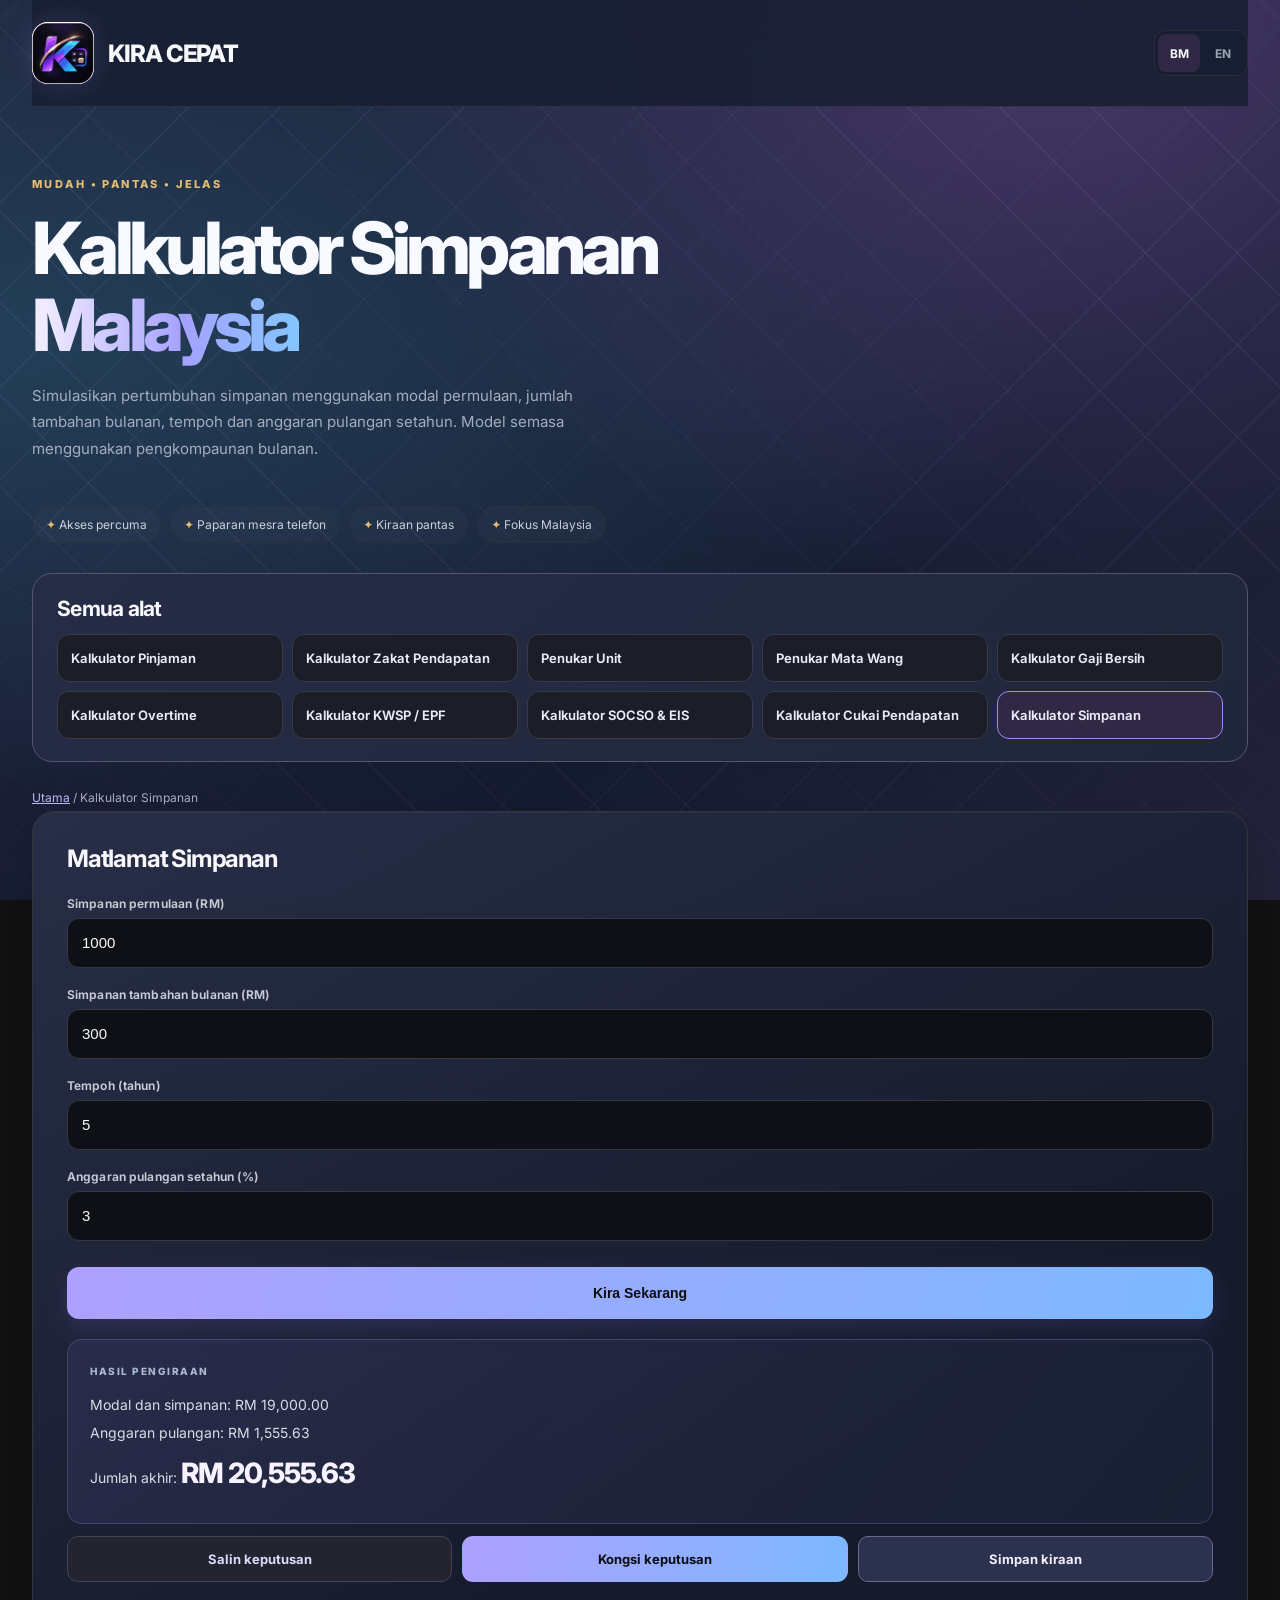
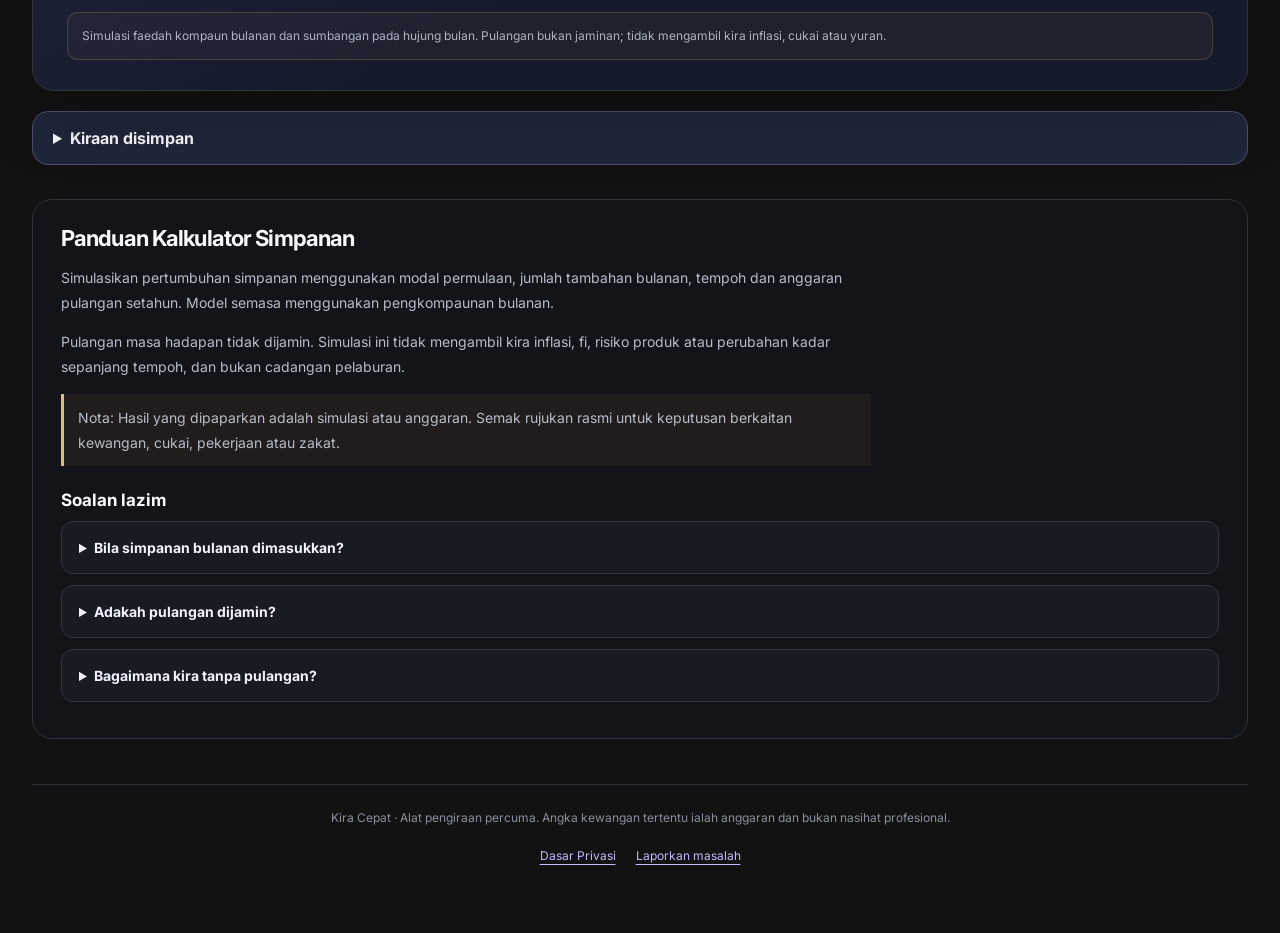
<file: kalkulator-simpanan/index.html>
<!DOCTYPE html>
<html lang="ms">
<head>
<meta charset="UTF-8">
<meta name="viewport" content="width=device-width, initial-scale=1.0">
<title>Kalkulator Simpanan Bulanan – Simulasi Faedah Kompaun | Kira Cepat</title>
<meta name="description" content="Rancang simpanan dengan modal permulaan, caruman bulanan, tempoh dan andaian pulangan tahunan.">
<meta name="keywords" content="kalkulator pinjaman, kalkulator zakat, penukar unit, tukar mata wang, kira cepat">
<meta name="google-site-verification" content="pieDBnFFz28b63XIJsjt40zBqPQe-7-5JrKocVMDOaI" />
<meta property="og:title" content="Kalkulator Simpanan Bulanan – Simulasi Faedah Kompaun | Kira Cepat">
<meta property="og:description" content="Rancang simpanan dengan modal permulaan, caruman bulanan, tempoh dan andaian pulangan tahunan.">
<link rel="icon" type="image/png" sizes="64x64" href="../favicon.png?v=2">
<link rel="apple-touch-icon" href="/favicon.png?v=2">

<meta name="theme-color" content="#08090b">
<link rel="preconnect" href="https://fonts.googleapis.com">
<link href="https://fonts.googleapis.com/css2?family=Inter:wght@400;600;700;800&display=swap" rel="stylesheet">
<style>
  * { box-sizing:border-box; }
  body { font-family:'Inter',system-ui,sans-serif; background: radial-gradient(1200px 600px at 20% -10%, #1e3a8a 0%, transparent 60%), radial-gradient(900px 500px at 90% 10%, #7c3aed 0%, transparent 55%), #0b1020; color:#e5e7eb; margin:0; min-height:100vh; padding:40px 20px; }
  .wrap { max-width:560px; margin:auto; }
  h1 { text-align:center; font-size:26px; font-weight:800; margin:0 0 6px; background:linear-gradient(90deg,#60a5fa,#a78bfa,#f472b6); -webkit-background-clip:text; background-clip:text; color:transparent; }
  .sub { text-align:center; color:#9ca3af; margin-bottom:20px; font-size:14px; }
  .tabs { display:flex; gap:6px; background:rgba(255,255,255,.05); padding:6px; border-radius:14px; margin-bottom:20px; backdrop-filter:blur(8px); flex-wrap:wrap; }
  .tab { flex:1; min-width:80px; background:transparent; color:#9ca3af; border:none; padding:9px 6px; border-radius:10px; cursor:pointer; font-weight:600; font-size:13px; transition:.2s; }
  .tab.active { background:linear-gradient(135deg,#3b82f6,#8b5cf6); color:#fff; box-shadow:0 4px 14px rgba(59,130,246,.4); }
  .card { background:rgba(255,255,255,.06); border:1px solid rgba(255,255,255,.1); padding:24px; border-radius:18px; backdrop-filter:blur(12px); box-shadow:0 20px 40px rgba(0,0,0,.3); }
  label { display:block; margin-top:12px; color:#cbd5e1; font-size:13px; font-weight:600; }
  input, select { width:100%; padding:11px 14px; border-radius:10px; border:1px solid rgba(255,255,255,.12); background:rgba(0,0,0,.3); color:#fff; margin-top:6px; font-size:15px; }
  input:focus, select:focus { outline:none; border-color:#60a5fa; box-shadow:0 0 0 3px rgba(96,165,250,.2); }
  button.calc { margin-top:18px; width:100%; background:linear-gradient(135deg,#22c55e,#16a34a); color:#fff; border:none; padding:13px; border-radius:12px; cursor:pointer; font-size:15px; font-weight:700; box-shadow:0 8px 20px rgba(34,197,94,.35); }
  .result { margin-top:18px; padding:16px; border-radius:12px; background:rgba(250,204,21,.08); border:1px solid rgba(250,204,21,.25); font-size:15px; line-height:1.7; }
  .result b { color:#facc15; font-size:20px; }
  .hidden { display:none; }
  .row { display:flex; gap:8px; }
  .row > * { flex:1; }
  footer { text-align:center; margin-top:30px; color:#64748b; font-size:12px; }

  .wrap { max-width:760px; }
  .tabs { gap:7px; }
  .tab { min-width:90px; flex:1 1 100px; min-height:42px; }
  .card h2 {font-size:18px; margin:0 0 10px; color:#f8fafc;}
  .v2-note {font-size:12px; line-height:1.65; color:#aebbd0; margin:16px 0 0;}
  .v2-note a {color:#93c5fd;}
  .error {color:#fca5a5;}
  .result strong {color:#fde68a;}
  @media(max-width:480px){body{padding:22px 12px}.card{padding:18px}.tabs{gap:5px}.tab{min-width:81px;font-size:12px;padding:10px 5px}}

  .v2-copy{margin-top:10px;display:inline-flex;align-items:center;justify-content:center;background:rgba(96,165,250,.14);border:1px solid rgba(96,165,250,.45);color:#bfdbfe;padding:10px 14px;border-radius:10px;font:600 13px Inter,system-ui,sans-serif;cursor:pointer;min-height:40px}
  .v2-copy:hover,.v2-copy:focus-visible{background:rgba(96,165,250,.25);outline:2px solid #60a5fa;outline-offset:2px}
  .tab:focus-visible,.calc:focus-visible{outline:2px solid #f8fafc;outline-offset:2px}
</style>
<link rel="stylesheet" href="../premium-v3.css">
<link rel="stylesheet" href="../premium-v3-1.css">
<link rel="canonical" href="https://kira-cepat.vercel.app/kalkulator-simpanan/">
<meta property="og:type" content="website">
<meta property="og:url" content="https://kira-cepat.vercel.app/kalkulator-simpanan/">
<meta name="robots" content="index,follow">
<link rel="stylesheet" href="../seo-v4.css">
<script type="application/ld+json">{"@context":"https://schema.org","@type":"BreadcrumbList","itemListElement":[{"@type":"ListItem","position":1,"name":"Kira Cepat","item":"https://kira-cepat.vercel.app/"},{"@type":"ListItem","position":2,"name":"Kalkulator Simpanan","item":"https://kira-cepat.vercel.app/kalkulator-simpanan/"}]}</script>
<script async src="https://pagead2.googlesyndication.com/pagead/js/adsbygoogle.js?client=ca-pub-5858650167026791" crossorigin="anonymous"></script>
</head>
<body data-default-calculator="savings">
<div class="wrap">
<header class="topbar">
  <a href="../" class="brand" aria-label="Kira Cepat — halaman utama"><span class="brand-mark" aria-hidden="true"><img src="../favicon.png?v=2" alt="" width="38" height="38"></span>KIRA CEPAT</a>
  <div class="topbar-right"><div class="language-switch" role="group" aria-label="Bahasa paparan" data-language-switch hidden><button type="button" lang="ms" data-lang="ms" aria-pressed="true">BM</button><button type="button" lang="en" data-lang="en" aria-pressed="false">EN</button></div></div>
</header>
<section class="hero" aria-labelledby="hero-title">
  <div>
    <div class="eyebrow">MUDAH • PANTAS • JELAS</div>
    <h1 id="hero-title">Kalkulator Simpanan<br><span>Malaysia</span></h1>
    <p class="sub">Simulasikan pertumbuhan simpanan menggunakan modal permulaan, jumlah tambahan bulanan, tempoh dan anggaran pulangan setahun. Model semasa menggunakan pengkompaunan bulanan.</p>
  </div>
</section>
<div class="feature-strip" aria-label="Kelebihan"><span><b>✦</b> Akses percuma</span><span><b>✦</b> Paparan mesra telefon</span><span><b>✦</b> Kiraan pantas</span><span><b>✦</b> Fokus Malaysia</span></div>
<section class="tools-picker" aria-labelledby="tools-heading"><h2 id="tools-heading">Semua alat</h2><nav class="seo-grid" aria-label="Senarai kalkulator"><a href="../kalkulator-pinjaman/#kiraan" data-tool="loan">Kalkulator Pinjaman</a><a href="../kalkulator-zakat-pendapatan/#kiraan" data-tool="zakat">Kalkulator Zakat Pendapatan</a><a href="../converter-unit-mata-wang/#kiraan" data-tool="conv">Penukar Unit</a><a href="../penukar-mata-wang/#kiraan" data-tool="currency">Penukar Mata Wang</a><a href="../kalkulator-gaji-bersih/#kiraan" data-tool="salary">Kalkulator Gaji Bersih</a><a href="../kalkulator-overtime/#kiraan" data-tool="ot">Kalkulator Overtime</a><a href="../kalkulator-kwsp-epf/#kiraan" data-tool="epf">Kalkulator KWSP / EPF</a><a href="../kalkulator-socso-eis/#kiraan" data-tool="socso">Kalkulator SOCSO &amp; EIS</a><a href="../kalkulator-cukai-pendapatan/#kiraan" data-tool="tax">Kalkulator Cukai Pendapatan</a><a href="../kalkulator-simpanan/#kiraan" data-tool="savings" aria-current="page">Kalkulator Simpanan</a></nav></section>
<nav class="seo-breadcrumbs" aria-label="Breadcrumb"><a href="../">Utama</a> / Kalkulator Simpanan</nav>
<main id="kiraan" class="workspace" tabindex="-1">
<div class="workspace-content">

<div id="loan" class="card">
  <h2>Kalkulator Pinjaman</h2>
  <p class="v2-note">Baki berkurangan menggunakan kadar tahunan ÷ 12. Kadar rata mengenakan faedah atas jumlah pinjaman asal. Guna kadar dan kaedah dalam tawaran bank. Anggaran ini menganggap kadar kekal serta tidak termasuk yuran atau insurans.</p>
  <div id="loan_pro_fields"></div>
  <button class="calc" onclick="calcLoan()">Kira Sekarang</button>
  <div class="result" id="l_res">Isi nilai dan tekan Kira.</div>
</div>

<div id="zakat" class="card hidden">
  <h2>Kalkulator Zakat Pendapatan</h2>
  <label>Pendapatan Bulanan (RM)</label>
  <input id="z_inc" type="number" value="5000">
  <label>Nisab Tahunan (RM)</label>
  <input id="z_nisab" type="number" value="30686">
  <button class="calc" onclick="calcZakat()">Kira Zakat</button>
  <div class="result" id="z_res">Isi nilai dan tekan Kira.</div>
</div>

<div id="conv" class="card hidden">
  <h2>Penukar Unit</h2>
  <label>Jenis</label>
  <select id="c_type">
    <option value="len">Panjang</option>
    <option value="wgt">Berat</option>
    <option value="tmp">Suhu</option>
    </select>
  <div class="row">
    <div>
      <label>Dari</label>
      <select id="c_from"></select>
    </div>
    <div>
      <label>Ke</label>
      <select id="c_to"></select>
    </div>
  </div>
  <label>Nilai</label>
  <input id="c_val" type="number" value="1">
  <button class="calc" id="btn_unit">Tukar</button>
  <div class="result" id="c_res">Isi nilai dan tekan Tukar.</div>
</div>

</div>
</main>
<section class="seo-article" aria-labelledby="guide-heading"><h2 id="guide-heading">Panduan Kalkulator Simpanan</h2><p>Simulasikan pertumbuhan simpanan menggunakan modal permulaan, jumlah tambahan bulanan, tempoh dan anggaran pulangan setahun. Model semasa menggunakan pengkompaunan bulanan.</p><p>Pulangan masa hadapan tidak dijamin. Simulasi ini tidak mengambil kira inflasi, fi, risiko produk atau perubahan kadar sepanjang tempoh, dan bukan cadangan pelaburan.</p><p class="seo-disclaimer">Nota: Hasil yang dipaparkan adalah simulasi atau anggaran. Semak rujukan rasmi untuk keputusan berkaitan kewangan, cukai, pekerjaan atau zakat.</p><h3>Soalan lazim</h3><details><summary>Bila simpanan bulanan dimasukkan?</summary><p>Simulasi menganggap tambahan simpanan dimasukkan pada hujung setiap bulan.</p></details><details><summary>Adakah pulangan dijamin?</summary><p>Tidak. Kadar pulangan hanyalah andaian untuk tujuan simulasi.</p></details><details><summary>Bagaimana kira tanpa pulangan?</summary><p>Masukkan kadar tahunan 0% untuk melihat jumlah modal dan simpanan bulanan sahaja.</p></details></section>
<footer>Kira Cepat · Alat pengiraan percuma. Angka kewangan tertentu ialah anggaran dan bukan nasihat profesional.<nav class="footer-links" aria-label="Maklumat laman"><a href="../privasi/">Dasar Privasi</a><a href="https://github.com/openpdfstudio98/kira-cepat/issues">Laporkan masalah</a></nav></footer>
</div>

<script src="../calc-core-v45.js" defer></script>
<script src="../legacy-v45.js" defer></script>
<script src="../converter-v45.js" defer></script>
<script src="../ultimate-v2.js" defer></script>
<script src="../premium-v3-1.js" defer></script>
<script src="../saved-calculations.js" defer></script>
<script src="../language.js" defer></script>
</body>
</html>
</file>
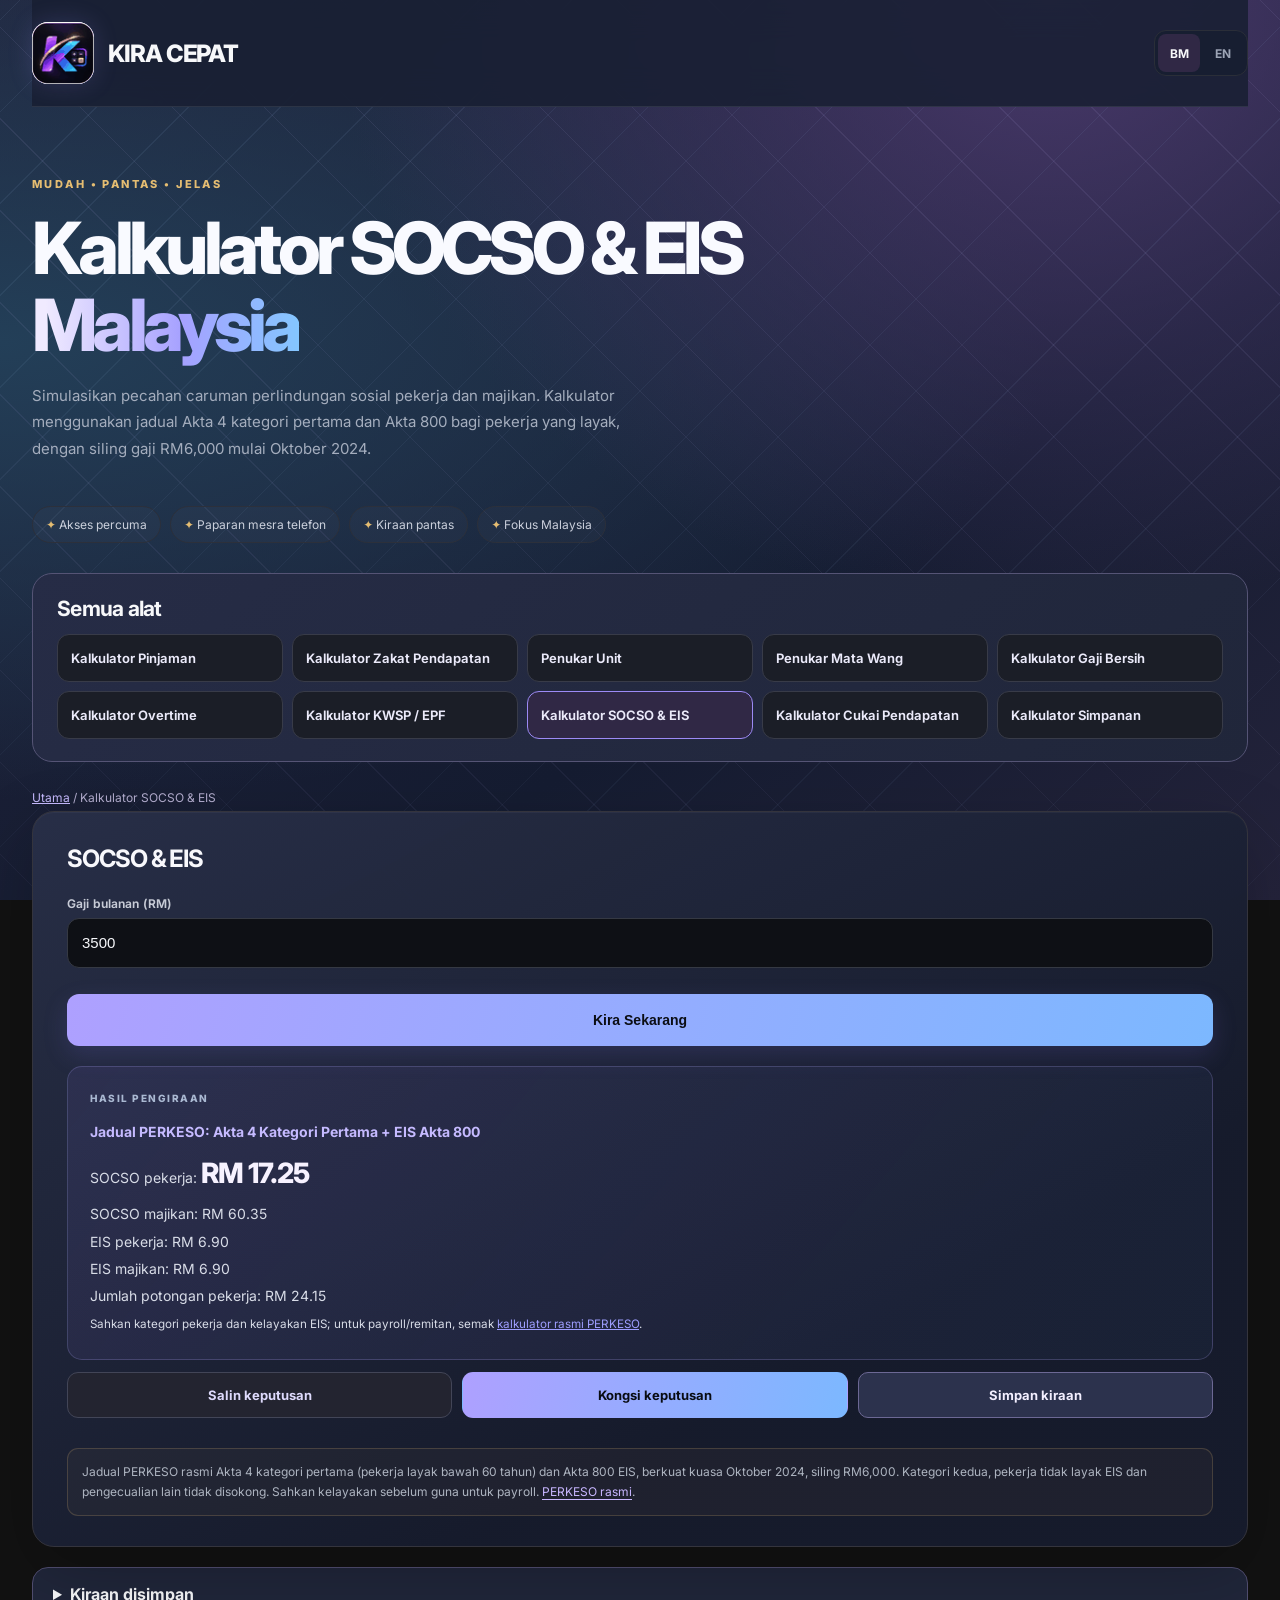
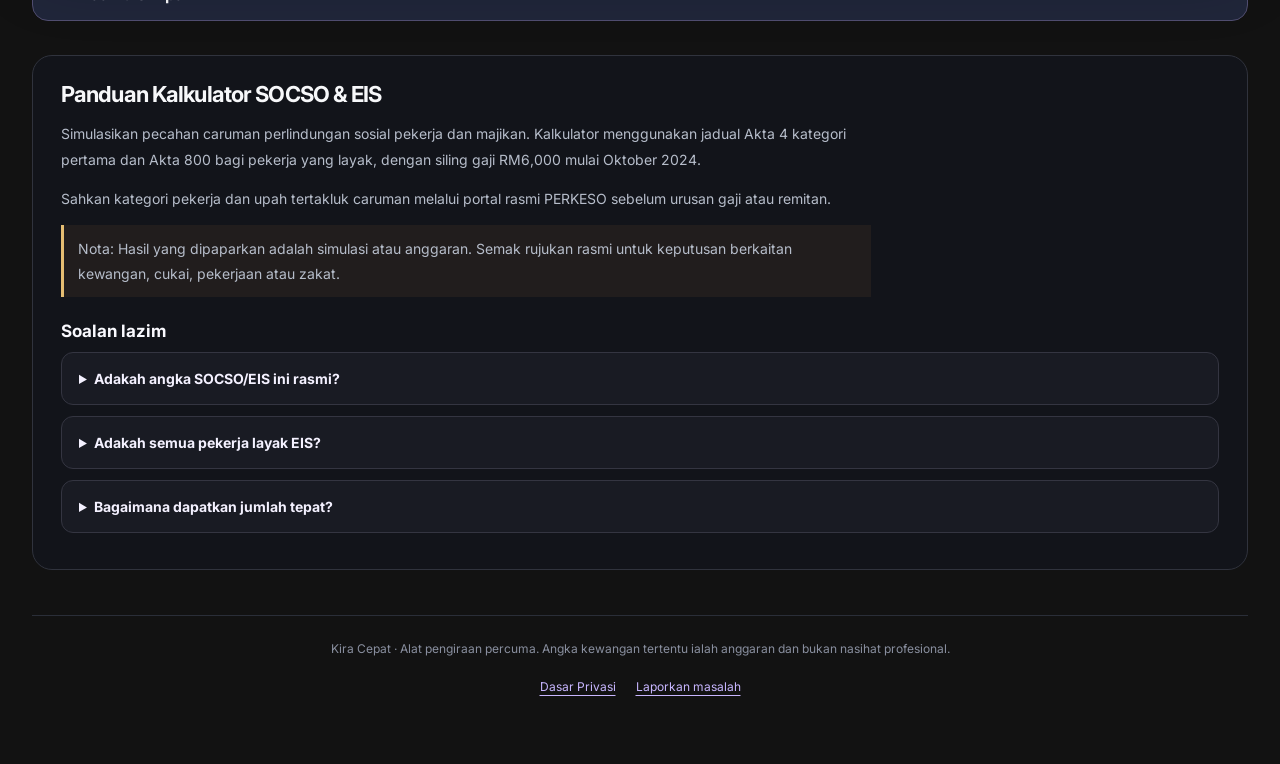
<file: kalkulator-socso-eis/index.html>
<!DOCTYPE html>
<html lang="ms">
<head>
<meta charset="UTF-8">
<meta name="viewport" content="width=device-width, initial-scale=1.0">
<title>Kalkulator SOCSO dan EIS Malaysia – Anggaran PERKESO | Kira Cepat</title>
<meta name="description" content="Semak caruman SOCSO kategori pertama dan EIS pekerja serta majikan berdasarkan jadual PERKESO dengan siling gaji RM6,000.">
<meta name="keywords" content="kalkulator pinjaman, kalkulator zakat, penukar unit, tukar mata wang, kira cepat">
<meta name="google-site-verification" content="pieDBnFFz28b63XIJsjt40zBqPQe-7-5JrKocVMDOaI" />
<meta property="og:title" content="Kalkulator SOCSO dan EIS Malaysia – Anggaran PERKESO | Kira Cepat">
<meta property="og:description" content="Semak caruman SOCSO kategori pertama dan EIS pekerja serta majikan berdasarkan jadual PERKESO dengan siling gaji RM6,000.">
<link rel="icon" type="image/png" sizes="64x64" href="../favicon.png?v=2">
<link rel="apple-touch-icon" href="/favicon.png?v=2">

<meta name="theme-color" content="#08090b">
<link rel="preconnect" href="https://fonts.googleapis.com">
<link href="https://fonts.googleapis.com/css2?family=Inter:wght@400;600;700;800&display=swap" rel="stylesheet">
<style>
  * { box-sizing:border-box; }
  body { font-family:'Inter',system-ui,sans-serif; background: radial-gradient(1200px 600px at 20% -10%, #1e3a8a 0%, transparent 60%), radial-gradient(900px 500px at 90% 10%, #7c3aed 0%, transparent 55%), #0b1020; color:#e5e7eb; margin:0; min-height:100vh; padding:40px 20px; }
  .wrap { max-width:560px; margin:auto; }
  h1 { text-align:center; font-size:26px; font-weight:800; margin:0 0 6px; background:linear-gradient(90deg,#60a5fa,#a78bfa,#f472b6); -webkit-background-clip:text; background-clip:text; color:transparent; }
  .sub { text-align:center; color:#9ca3af; margin-bottom:20px; font-size:14px; }
  .tabs { display:flex; gap:6px; background:rgba(255,255,255,.05); padding:6px; border-radius:14px; margin-bottom:20px; backdrop-filter:blur(8px); flex-wrap:wrap; }
  .tab { flex:1; min-width:80px; background:transparent; color:#9ca3af; border:none; padding:9px 6px; border-radius:10px; cursor:pointer; font-weight:600; font-size:13px; transition:.2s; }
  .tab.active { background:linear-gradient(135deg,#3b82f6,#8b5cf6); color:#fff; box-shadow:0 4px 14px rgba(59,130,246,.4); }
  .card { background:rgba(255,255,255,.06); border:1px solid rgba(255,255,255,.1); padding:24px; border-radius:18px; backdrop-filter:blur(12px); box-shadow:0 20px 40px rgba(0,0,0,.3); }
  label { display:block; margin-top:12px; color:#cbd5e1; font-size:13px; font-weight:600; }
  input, select { width:100%; padding:11px 14px; border-radius:10px; border:1px solid rgba(255,255,255,.12); background:rgba(0,0,0,.3); color:#fff; margin-top:6px; font-size:15px; }
  input:focus, select:focus { outline:none; border-color:#60a5fa; box-shadow:0 0 0 3px rgba(96,165,250,.2); }
  button.calc { margin-top:18px; width:100%; background:linear-gradient(135deg,#22c55e,#16a34a); color:#fff; border:none; padding:13px; border-radius:12px; cursor:pointer; font-size:15px; font-weight:700; box-shadow:0 8px 20px rgba(34,197,94,.35); }
  .result { margin-top:18px; padding:16px; border-radius:12px; background:rgba(250,204,21,.08); border:1px solid rgba(250,204,21,.25); font-size:15px; line-height:1.7; }
  .result b { color:#facc15; font-size:20px; }
  .hidden { display:none; }
  .row { display:flex; gap:8px; }
  .row > * { flex:1; }
  footer { text-align:center; margin-top:30px; color:#64748b; font-size:12px; }

  .wrap { max-width:760px; }
  .tabs { gap:7px; }
  .tab { min-width:90px; flex:1 1 100px; min-height:42px; }
  .card h2 {font-size:18px; margin:0 0 10px; color:#f8fafc;}
  .v2-note {font-size:12px; line-height:1.65; color:#aebbd0; margin:16px 0 0;}
  .v2-note a {color:#93c5fd;}
  .error {color:#fca5a5;}
  .result strong {color:#fde68a;}
  @media(max-width:480px){body{padding:22px 12px}.card{padding:18px}.tabs{gap:5px}.tab{min-width:81px;font-size:12px;padding:10px 5px}}

  .v2-copy{margin-top:10px;display:inline-flex;align-items:center;justify-content:center;background:rgba(96,165,250,.14);border:1px solid rgba(96,165,250,.45);color:#bfdbfe;padding:10px 14px;border-radius:10px;font:600 13px Inter,system-ui,sans-serif;cursor:pointer;min-height:40px}
  .v2-copy:hover,.v2-copy:focus-visible{background:rgba(96,165,250,.25);outline:2px solid #60a5fa;outline-offset:2px}
  .tab:focus-visible,.calc:focus-visible{outline:2px solid #f8fafc;outline-offset:2px}
</style>
<link rel="stylesheet" href="../premium-v3.css">
<link rel="stylesheet" href="../premium-v3-1.css">
<link rel="canonical" href="https://kira-cepat.vercel.app/kalkulator-socso-eis/">
<meta property="og:type" content="website">
<meta property="og:url" content="https://kira-cepat.vercel.app/kalkulator-socso-eis/">
<meta name="robots" content="index,follow">
<link rel="stylesheet" href="../seo-v4.css">
<script type="application/ld+json">{"@context":"https://schema.org","@type":"BreadcrumbList","itemListElement":[{"@type":"ListItem","position":1,"name":"Kira Cepat","item":"https://kira-cepat.vercel.app/"},{"@type":"ListItem","position":2,"name":"Kalkulator SOCSO & EIS","item":"https://kira-cepat.vercel.app/kalkulator-socso-eis/"}]}</script>
<script async src="https://pagead2.googlesyndication.com/pagead/js/adsbygoogle.js?client=ca-pub-5858650167026791" crossorigin="anonymous"></script>
</head>
<body data-default-calculator="socso">
<div class="wrap">
<header class="topbar">
  <a href="../" class="brand" aria-label="Kira Cepat — halaman utama"><span class="brand-mark" aria-hidden="true"><img src="../favicon.png?v=2" alt="" width="38" height="38"></span>KIRA CEPAT</a>
  <div class="topbar-right"><div class="language-switch" role="group" aria-label="Bahasa paparan" data-language-switch hidden><button type="button" lang="ms" data-lang="ms" aria-pressed="true">BM</button><button type="button" lang="en" data-lang="en" aria-pressed="false">EN</button></div></div>
</header>
<section class="hero" aria-labelledby="hero-title">
  <div>
    <div class="eyebrow">MUDAH • PANTAS • JELAS</div>
    <h1 id="hero-title">Kalkulator SOCSO &amp; EIS<br><span>Malaysia</span></h1>
    <p class="sub">Simulasikan pecahan caruman perlindungan sosial pekerja dan majikan. Kalkulator menggunakan jadual Akta 4 kategori pertama dan Akta 800 bagi pekerja yang layak, dengan siling gaji RM6,000 mulai Oktober 2024.</p>
  </div>
</section>
<div class="feature-strip" aria-label="Kelebihan"><span><b>✦</b> Akses percuma</span><span><b>✦</b> Paparan mesra telefon</span><span><b>✦</b> Kiraan pantas</span><span><b>✦</b> Fokus Malaysia</span></div>
<section class="tools-picker" aria-labelledby="tools-heading"><h2 id="tools-heading">Semua alat</h2><nav class="seo-grid" aria-label="Senarai kalkulator"><a href="../kalkulator-pinjaman/#kiraan" data-tool="loan">Kalkulator Pinjaman</a><a href="../kalkulator-zakat-pendapatan/#kiraan" data-tool="zakat">Kalkulator Zakat Pendapatan</a><a href="../converter-unit-mata-wang/#kiraan" data-tool="conv">Penukar Unit</a><a href="../penukar-mata-wang/#kiraan" data-tool="currency">Penukar Mata Wang</a><a href="../kalkulator-gaji-bersih/#kiraan" data-tool="salary">Kalkulator Gaji Bersih</a><a href="../kalkulator-overtime/#kiraan" data-tool="ot">Kalkulator Overtime</a><a href="../kalkulator-kwsp-epf/#kiraan" data-tool="epf">Kalkulator KWSP / EPF</a><a href="../kalkulator-socso-eis/#kiraan" data-tool="socso" aria-current="page">Kalkulator SOCSO &amp; EIS</a><a href="../kalkulator-cukai-pendapatan/#kiraan" data-tool="tax">Kalkulator Cukai Pendapatan</a><a href="../kalkulator-simpanan/#kiraan" data-tool="savings">Kalkulator Simpanan</a></nav></section>
<nav class="seo-breadcrumbs" aria-label="Breadcrumb"><a href="../">Utama</a> / Kalkulator SOCSO &amp; EIS</nav>
<main id="kiraan" class="workspace" tabindex="-1">
<div class="workspace-content">

<div id="loan" class="card">
  <h2>Kalkulator Pinjaman</h2>
  <p class="v2-note">Baki berkurangan menggunakan kadar tahunan ÷ 12. Kadar rata mengenakan faedah atas jumlah pinjaman asal. Guna kadar dan kaedah dalam tawaran bank. Anggaran ini menganggap kadar kekal serta tidak termasuk yuran atau insurans.</p>
  <div id="loan_pro_fields"></div>
  <button class="calc" onclick="calcLoan()">Kira Sekarang</button>
  <div class="result" id="l_res">Isi nilai dan tekan Kira.</div>
</div>

<div id="zakat" class="card hidden">
  <h2>Kalkulator Zakat Pendapatan</h2>
  <label>Pendapatan Bulanan (RM)</label>
  <input id="z_inc" type="number" value="5000">
  <label>Nisab Tahunan (RM)</label>
  <input id="z_nisab" type="number" value="30686">
  <button class="calc" onclick="calcZakat()">Kira Zakat</button>
  <div class="result" id="z_res">Isi nilai dan tekan Kira.</div>
</div>

<div id="conv" class="card hidden">
  <h2>Penukar Unit</h2>
  <label>Jenis</label>
  <select id="c_type">
    <option value="len">Panjang</option>
    <option value="wgt">Berat</option>
    <option value="tmp">Suhu</option>
    </select>
  <div class="row">
    <div>
      <label>Dari</label>
      <select id="c_from"></select>
    </div>
    <div>
      <label>Ke</label>
      <select id="c_to"></select>
    </div>
  </div>
  <label>Nilai</label>
  <input id="c_val" type="number" value="1">
  <button class="calc" id="btn_unit">Tukar</button>
  <div class="result" id="c_res">Isi nilai dan tekan Tukar.</div>
</div>

</div>
</main>
<section class="seo-article" aria-labelledby="guide-heading"><h2 id="guide-heading">Panduan Kalkulator SOCSO &amp; EIS</h2><p>Simulasikan pecahan caruman perlindungan sosial pekerja dan majikan. Kalkulator menggunakan jadual Akta 4 kategori pertama dan Akta 800 bagi pekerja yang layak, dengan siling gaji RM6,000 mulai Oktober 2024.</p><p>Sahkan kategori pekerja dan upah tertakluk caruman melalui portal rasmi PERKESO sebelum urusan gaji atau remitan.</p><p class="seo-disclaimer">Nota: Hasil yang dipaparkan adalah simulasi atau anggaran. Semak rujukan rasmi untuk keputusan berkaitan kewangan, cukai, pekerjaan atau zakat.</p><h3>Soalan lazim</h3><details><summary>Adakah angka SOCSO/EIS ini rasmi?</summary><p>Pecahan mengikut jadual rasmi untuk kategori yang dipaparkan. Semakan kelayakan pekerja perlu dibuat secara berasingan.</p></details><details><summary>Adakah semua pekerja layak EIS?</summary><p>Tidak semestinya. Kelayakan tertakluk kepada kategori dan peraturan PERKESO.</p></details><details><summary>Bagaimana dapatkan jumlah tepat?</summary><p>Gunakan jadual dan kalkulator caruman rasmi PERKESO dengan butiran pekerja yang betul.</p></details></section>
<footer>Kira Cepat · Alat pengiraan percuma. Angka kewangan tertentu ialah anggaran dan bukan nasihat profesional.<nav class="footer-links" aria-label="Maklumat laman"><a href="../privasi/">Dasar Privasi</a><a href="https://github.com/openpdfstudio98/kira-cepat/issues">Laporkan masalah</a></nav></footer>
</div>

<script src="../calc-core-v45.js" defer></script>
<script src="../legacy-v45.js" defer></script>
<script src="../converter-v45.js" defer></script>
<script src="../ultimate-v2.js" defer></script>
<script src="../premium-v3-1.js" defer></script>
<script src="../saved-calculations.js" defer></script>
<script src="../language.js" defer></script>
</body>
</html>
</file>
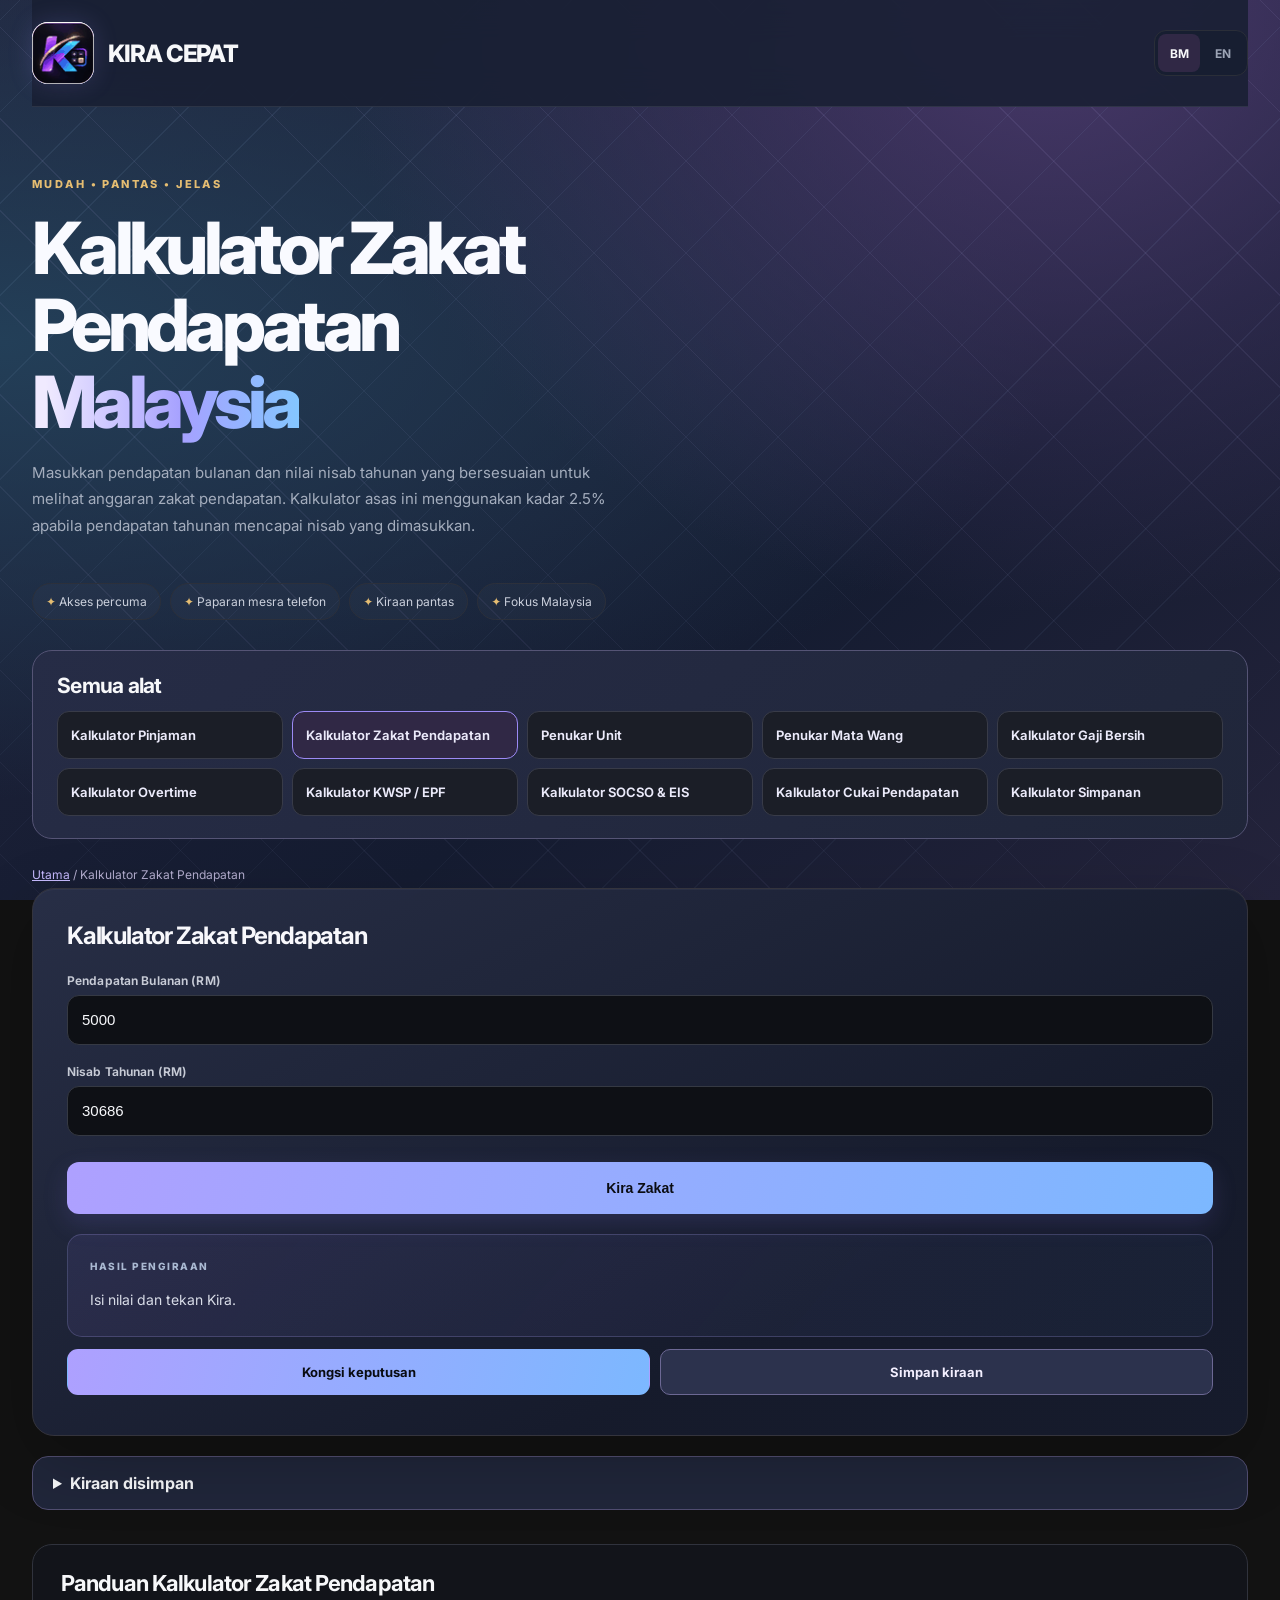
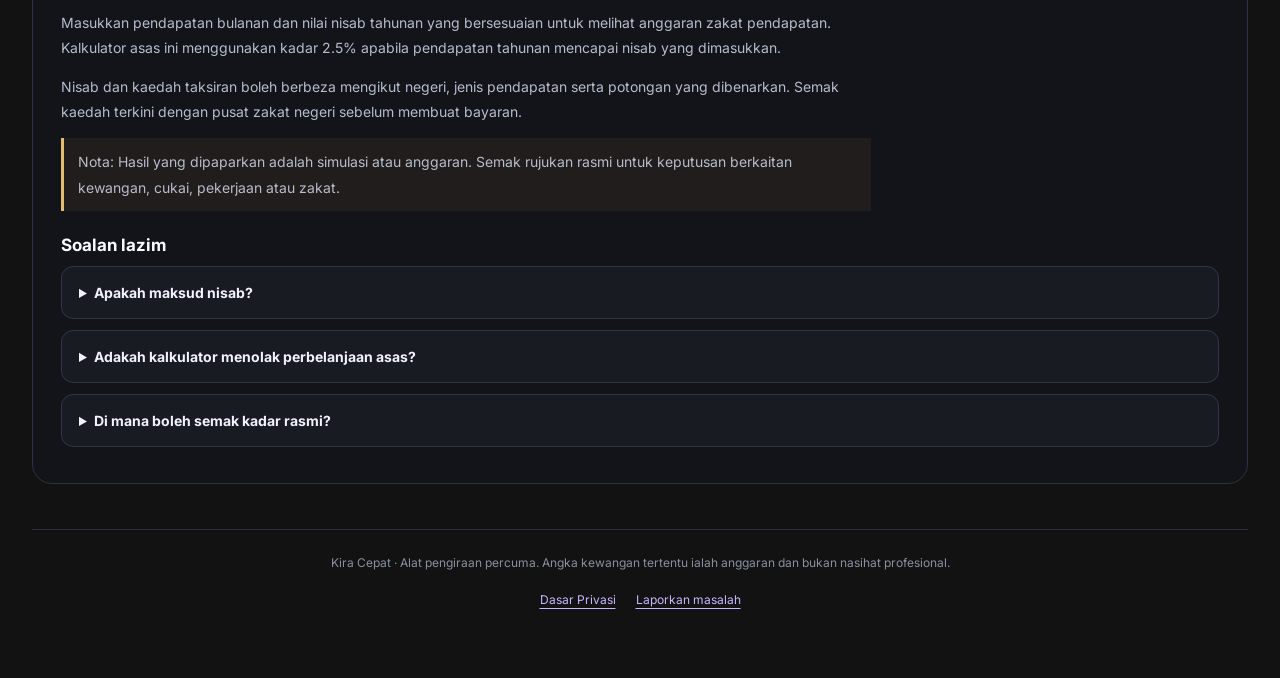
<file: kalkulator-zakat-pendapatan/index.html>
<!DOCTYPE html>
<html lang="ms">
<head>
<meta charset="UTF-8">
<meta name="viewport" content="width=device-width, initial-scale=1.0">
<title>Kalkulator Zakat Pendapatan – Anggaran 2.5% Malaysia | Kira Cepat</title>
<meta name="description" content="Anggarkan zakat pendapatan berdasarkan jumlah pendapatan tahunan dan nisab yang anda masukkan sendiri.">
<meta name="keywords" content="kalkulator pinjaman, kalkulator zakat, penukar unit, tukar mata wang, kira cepat">
<meta name="google-site-verification" content="pieDBnFFz28b63XIJsjt40zBqPQe-7-5JrKocVMDOaI" />
<meta property="og:title" content="Kalkulator Zakat Pendapatan – Anggaran 2.5% Malaysia | Kira Cepat">
<meta property="og:description" content="Anggarkan zakat pendapatan berdasarkan jumlah pendapatan tahunan dan nisab yang anda masukkan sendiri.">
<link rel="icon" type="image/png" sizes="64x64" href="../favicon.png?v=2">
<link rel="apple-touch-icon" href="/favicon.png?v=2">

<meta name="theme-color" content="#08090b">
<link rel="preconnect" href="https://fonts.googleapis.com">
<link href="https://fonts.googleapis.com/css2?family=Inter:wght@400;600;700;800&display=swap" rel="stylesheet">
<style>
  * { box-sizing:border-box; }
  body { font-family:'Inter',system-ui,sans-serif; background: radial-gradient(1200px 600px at 20% -10%, #1e3a8a 0%, transparent 60%), radial-gradient(900px 500px at 90% 10%, #7c3aed 0%, transparent 55%), #0b1020; color:#e5e7eb; margin:0; min-height:100vh; padding:40px 20px; }
  .wrap { max-width:560px; margin:auto; }
  h1 { text-align:center; font-size:26px; font-weight:800; margin:0 0 6px; background:linear-gradient(90deg,#60a5fa,#a78bfa,#f472b6); -webkit-background-clip:text; background-clip:text; color:transparent; }
  .sub { text-align:center; color:#9ca3af; margin-bottom:20px; font-size:14px; }
  .tabs { display:flex; gap:6px; background:rgba(255,255,255,.05); padding:6px; border-radius:14px; margin-bottom:20px; backdrop-filter:blur(8px); flex-wrap:wrap; }
  .tab { flex:1; min-width:80px; background:transparent; color:#9ca3af; border:none; padding:9px 6px; border-radius:10px; cursor:pointer; font-weight:600; font-size:13px; transition:.2s; }
  .tab.active { background:linear-gradient(135deg,#3b82f6,#8b5cf6); color:#fff; box-shadow:0 4px 14px rgba(59,130,246,.4); }
  .card { background:rgba(255,255,255,.06); border:1px solid rgba(255,255,255,.1); padding:24px; border-radius:18px; backdrop-filter:blur(12px); box-shadow:0 20px 40px rgba(0,0,0,.3); }
  label { display:block; margin-top:12px; color:#cbd5e1; font-size:13px; font-weight:600; }
  input, select { width:100%; padding:11px 14px; border-radius:10px; border:1px solid rgba(255,255,255,.12); background:rgba(0,0,0,.3); color:#fff; margin-top:6px; font-size:15px; }
  input:focus, select:focus { outline:none; border-color:#60a5fa; box-shadow:0 0 0 3px rgba(96,165,250,.2); }
  button.calc { margin-top:18px; width:100%; background:linear-gradient(135deg,#22c55e,#16a34a); color:#fff; border:none; padding:13px; border-radius:12px; cursor:pointer; font-size:15px; font-weight:700; box-shadow:0 8px 20px rgba(34,197,94,.35); }
  .result { margin-top:18px; padding:16px; border-radius:12px; background:rgba(250,204,21,.08); border:1px solid rgba(250,204,21,.25); font-size:15px; line-height:1.7; }
  .result b { color:#facc15; font-size:20px; }
  .hidden { display:none; }
  .row { display:flex; gap:8px; }
  .row > * { flex:1; }
  footer { text-align:center; margin-top:30px; color:#64748b; font-size:12px; }

  .wrap { max-width:760px; }
  .tabs { gap:7px; }
  .tab { min-width:90px; flex:1 1 100px; min-height:42px; }
  .card h2 {font-size:18px; margin:0 0 10px; color:#f8fafc;}
  .v2-note {font-size:12px; line-height:1.65; color:#aebbd0; margin:16px 0 0;}
  .v2-note a {color:#93c5fd;}
  .error {color:#fca5a5;}
  .result strong {color:#fde68a;}
  @media(max-width:480px){body{padding:22px 12px}.card{padding:18px}.tabs{gap:5px}.tab{min-width:81px;font-size:12px;padding:10px 5px}}

  .v2-copy{margin-top:10px;display:inline-flex;align-items:center;justify-content:center;background:rgba(96,165,250,.14);border:1px solid rgba(96,165,250,.45);color:#bfdbfe;padding:10px 14px;border-radius:10px;font:600 13px Inter,system-ui,sans-serif;cursor:pointer;min-height:40px}
  .v2-copy:hover,.v2-copy:focus-visible{background:rgba(96,165,250,.25);outline:2px solid #60a5fa;outline-offset:2px}
  .tab:focus-visible,.calc:focus-visible{outline:2px solid #f8fafc;outline-offset:2px}
</style>
<link rel="stylesheet" href="../premium-v3.css">
<link rel="stylesheet" href="../premium-v3-1.css">
<link rel="canonical" href="https://kira-cepat.vercel.app/kalkulator-zakat-pendapatan/">
<meta property="og:type" content="website">
<meta property="og:url" content="https://kira-cepat.vercel.app/kalkulator-zakat-pendapatan/">
<meta name="robots" content="index,follow">
<link rel="stylesheet" href="../seo-v4.css">
<script type="application/ld+json">{"@context":"https://schema.org","@type":"BreadcrumbList","itemListElement":[{"@type":"ListItem","position":1,"name":"Kira Cepat","item":"https://kira-cepat.vercel.app/"},{"@type":"ListItem","position":2,"name":"Kalkulator Zakat Pendapatan","item":"https://kira-cepat.vercel.app/kalkulator-zakat-pendapatan/"}]}</script>
<script async src="https://pagead2.googlesyndication.com/pagead/js/adsbygoogle.js?client=ca-pub-5858650167026791" crossorigin="anonymous"></script>
</head>
<body data-default-calculator="zakat">
<div class="wrap">
<header class="topbar">
  <a href="../" class="brand" aria-label="Kira Cepat — halaman utama"><span class="brand-mark" aria-hidden="true"><img src="../favicon.png?v=2" alt="" width="38" height="38"></span>KIRA CEPAT</a>
  <div class="topbar-right"><div class="language-switch" role="group" aria-label="Bahasa paparan" data-language-switch hidden><button type="button" lang="ms" data-lang="ms" aria-pressed="true">BM</button><button type="button" lang="en" data-lang="en" aria-pressed="false">EN</button></div></div>
</header>
<section class="hero" aria-labelledby="hero-title">
  <div>
    <div class="eyebrow">MUDAH • PANTAS • JELAS</div>
    <h1 id="hero-title">Kalkulator Zakat Pendapatan<br><span>Malaysia</span></h1>
    <p class="sub">Masukkan pendapatan bulanan dan nilai nisab tahunan yang bersesuaian untuk melihat anggaran zakat pendapatan. Kalkulator asas ini menggunakan kadar 2.5% apabila pendapatan tahunan mencapai nisab yang dimasukkan.</p>
  </div>
</section>
<div class="feature-strip" aria-label="Kelebihan"><span><b>✦</b> Akses percuma</span><span><b>✦</b> Paparan mesra telefon</span><span><b>✦</b> Kiraan pantas</span><span><b>✦</b> Fokus Malaysia</span></div>
<section class="tools-picker" aria-labelledby="tools-heading"><h2 id="tools-heading">Semua alat</h2><nav class="seo-grid" aria-label="Senarai kalkulator"><a href="../kalkulator-pinjaman/#kiraan" data-tool="loan">Kalkulator Pinjaman</a><a href="../kalkulator-zakat-pendapatan/#kiraan" data-tool="zakat" aria-current="page">Kalkulator Zakat Pendapatan</a><a href="../converter-unit-mata-wang/#kiraan" data-tool="conv">Penukar Unit</a><a href="../penukar-mata-wang/#kiraan" data-tool="currency">Penukar Mata Wang</a><a href="../kalkulator-gaji-bersih/#kiraan" data-tool="salary">Kalkulator Gaji Bersih</a><a href="../kalkulator-overtime/#kiraan" data-tool="ot">Kalkulator Overtime</a><a href="../kalkulator-kwsp-epf/#kiraan" data-tool="epf">Kalkulator KWSP / EPF</a><a href="../kalkulator-socso-eis/#kiraan" data-tool="socso">Kalkulator SOCSO &amp; EIS</a><a href="../kalkulator-cukai-pendapatan/#kiraan" data-tool="tax">Kalkulator Cukai Pendapatan</a><a href="../kalkulator-simpanan/#kiraan" data-tool="savings">Kalkulator Simpanan</a></nav></section>
<nav class="seo-breadcrumbs" aria-label="Breadcrumb"><a href="../">Utama</a> / Kalkulator Zakat Pendapatan</nav>
<main id="kiraan" class="workspace" tabindex="-1">
<div class="workspace-content">

<div id="loan" class="card">
  <h2>Kalkulator Pinjaman</h2>
  <p class="v2-note">Baki berkurangan menggunakan kadar tahunan ÷ 12. Kadar rata mengenakan faedah atas jumlah pinjaman asal. Guna kadar dan kaedah dalam tawaran bank. Anggaran ini menganggap kadar kekal serta tidak termasuk yuran atau insurans.</p>
  <div id="loan_pro_fields"></div>
  <button class="calc" onclick="calcLoan()">Kira Sekarang</button>
  <div class="result" id="l_res">Isi nilai dan tekan Kira.</div>
</div>

<div id="zakat" class="card hidden">
  <h2>Kalkulator Zakat Pendapatan</h2>
  <label>Pendapatan Bulanan (RM)</label>
  <input id="z_inc" type="number" value="5000">
  <label>Nisab Tahunan (RM)</label>
  <input id="z_nisab" type="number" value="30686">
  <button class="calc" onclick="calcZakat()">Kira Zakat</button>
  <div class="result" id="z_res">Isi nilai dan tekan Kira.</div>
</div>

<div id="conv" class="card hidden">
  <h2>Penukar Unit</h2>
  <label>Jenis</label>
  <select id="c_type">
    <option value="len">Panjang</option>
    <option value="wgt">Berat</option>
    <option value="tmp">Suhu</option>
    </select>
  <div class="row">
    <div>
      <label>Dari</label>
      <select id="c_from"></select>
    </div>
    <div>
      <label>Ke</label>
      <select id="c_to"></select>
    </div>
  </div>
  <label>Nilai</label>
  <input id="c_val" type="number" value="1">
  <button class="calc" id="btn_unit">Tukar</button>
  <div class="result" id="c_res">Isi nilai dan tekan Tukar.</div>
</div>

</div>
</main>
<section class="seo-article" aria-labelledby="guide-heading"><h2 id="guide-heading">Panduan Kalkulator Zakat Pendapatan</h2><p>Masukkan pendapatan bulanan dan nilai nisab tahunan yang bersesuaian untuk melihat anggaran zakat pendapatan. Kalkulator asas ini menggunakan kadar 2.5% apabila pendapatan tahunan mencapai nisab yang dimasukkan.</p><p>Nisab dan kaedah taksiran boleh berbeza mengikut negeri, jenis pendapatan serta potongan yang dibenarkan. Semak kaedah terkini dengan pusat zakat negeri sebelum membuat bayaran.</p><p class="seo-disclaimer">Nota: Hasil yang dipaparkan adalah simulasi atau anggaran. Semak rujukan rasmi untuk keputusan berkaitan kewangan, cukai, pekerjaan atau zakat.</p><h3>Soalan lazim</h3><details><summary>Apakah maksud nisab?</summary><p>Nisab ialah paras minimum yang digunakan dalam menilai kewajipan zakat mengikut kaedah badan zakat berkaitan.</p></details><details><summary>Adakah kalkulator menolak perbelanjaan asas?</summary><p>Belum. Versi ini menggunakan pendapatan kasar tahunan dan nilai nisab yang pengguna isi.</p></details><details><summary>Di mana boleh semak kadar rasmi?</summary><p>Rujuk institusi zakat negeri untuk nisab dan kaedah penilaian yang terkini.</p></details></section>
<footer>Kira Cepat · Alat pengiraan percuma. Angka kewangan tertentu ialah anggaran dan bukan nasihat profesional.<nav class="footer-links" aria-label="Maklumat laman"><a href="../privasi/">Dasar Privasi</a><a href="https://github.com/openpdfstudio98/kira-cepat/issues">Laporkan masalah</a></nav></footer>
</div>

<script src="../calc-core-v45.js" defer></script>
<script src="../legacy-v45.js" defer></script>
<script src="../converter-v45.js" defer></script>
<script src="../ultimate-v2.js" defer></script>
<script src="../premium-v3-1.js" defer></script>
<script src="../saved-calculations.js" defer></script>
<script src="../language.js" defer></script>
</body>
</html>
</file>
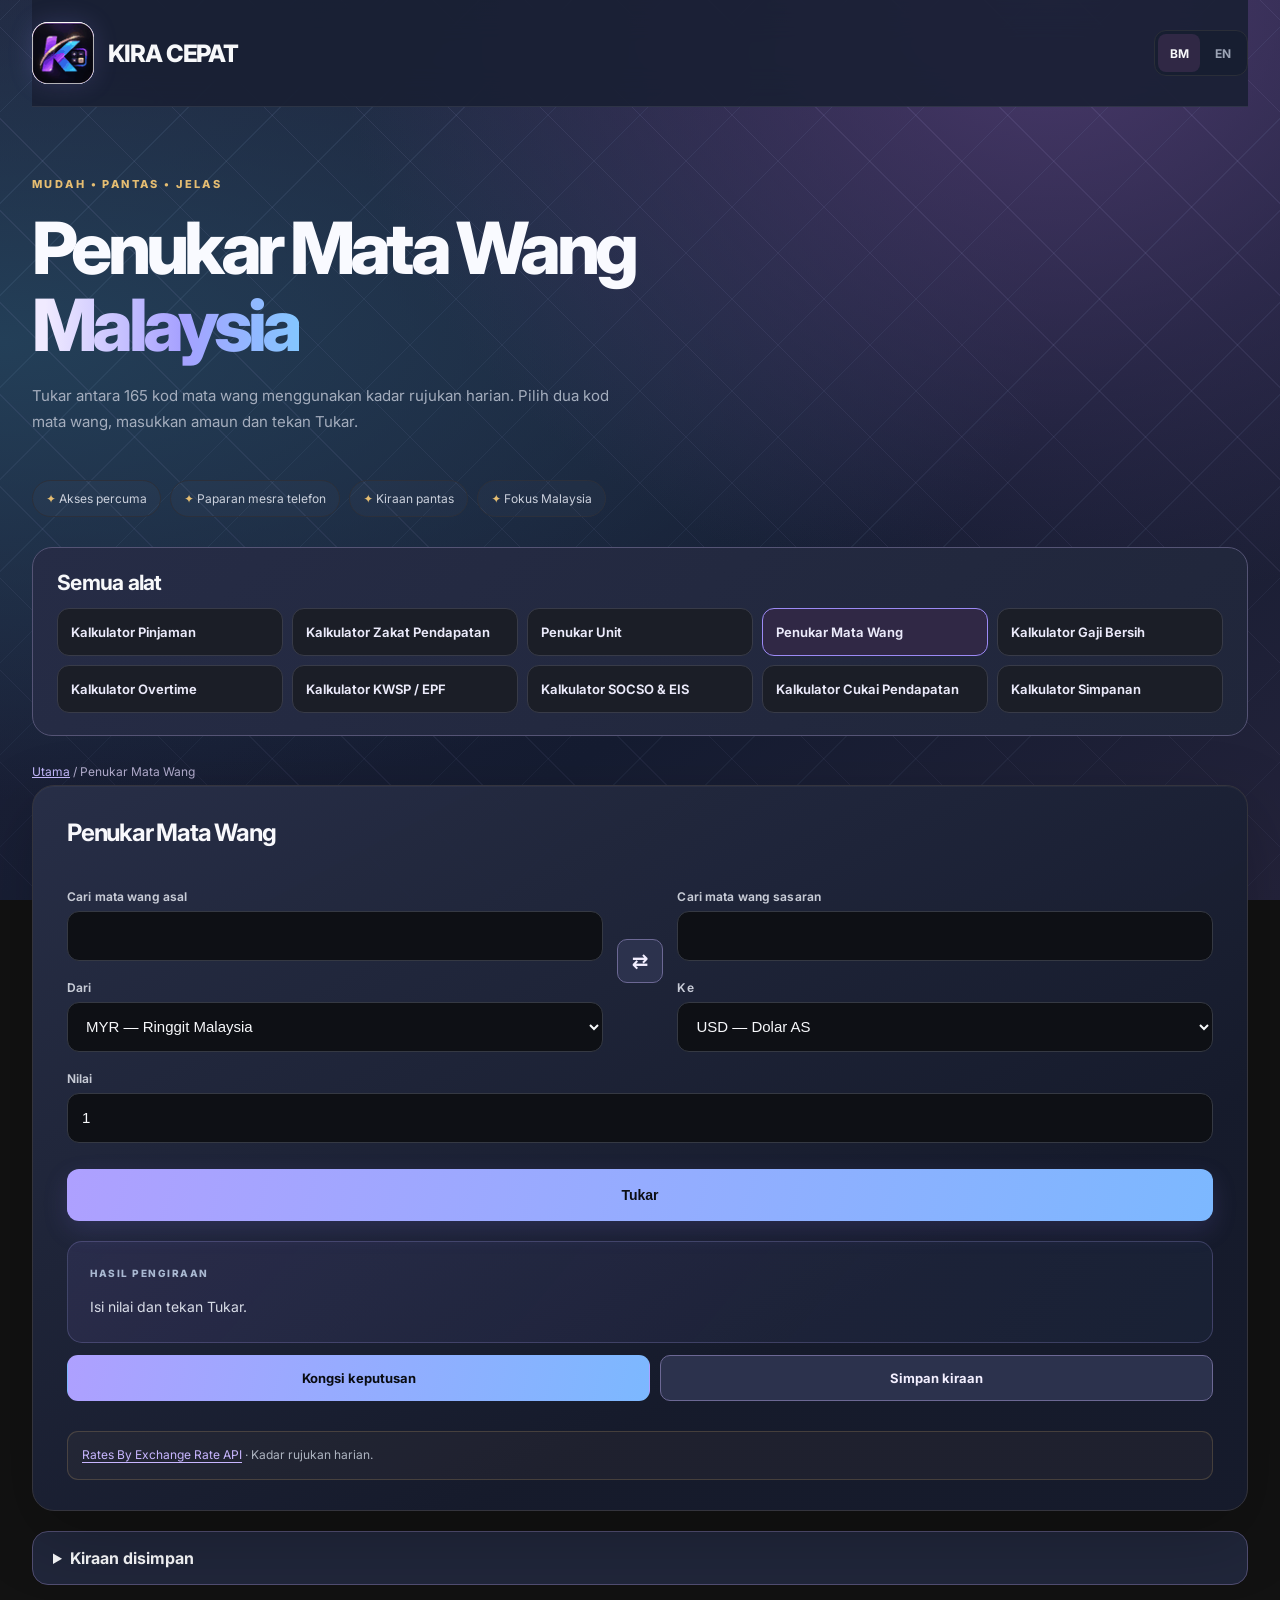
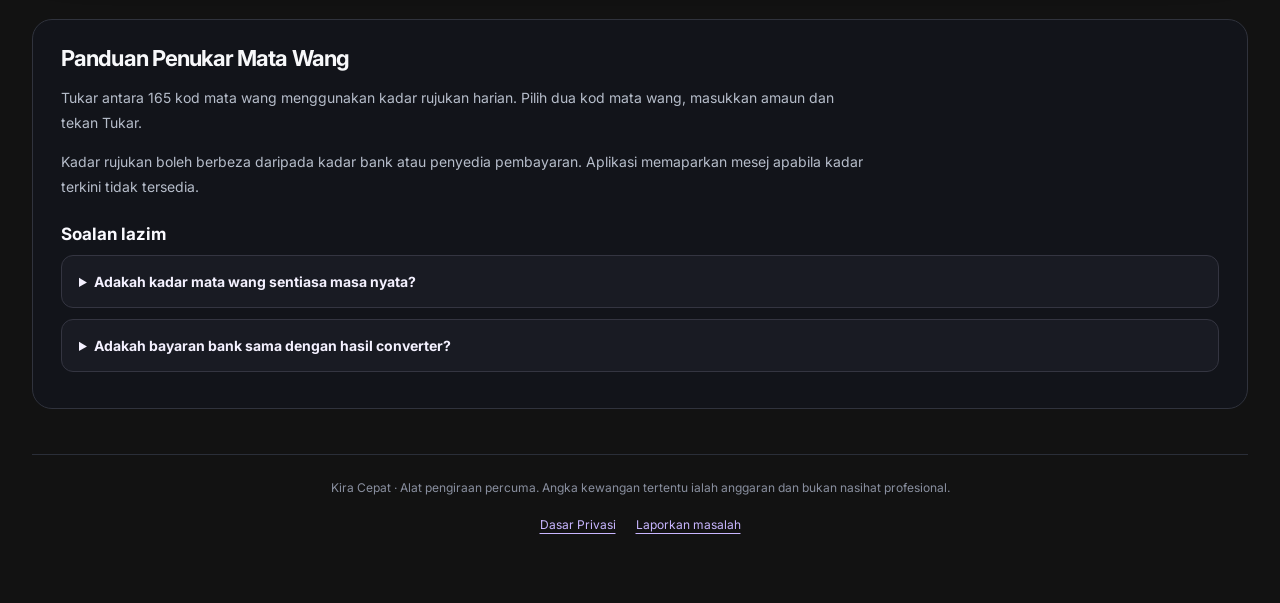
<file: penukar-mata-wang/index.html>
<!DOCTYPE html>
<html lang="ms">
<head>
<meta charset="UTF-8">
<meta name="viewport" content="width=device-width, initial-scale=1.0">
<title>Penukar Mata Wang Percuma | Kira Cepat</title>
<meta name="description" content="Tukar antara 165 kod mata wang menggunakan kadar rujukan harian. Pilih dua kod mata wang, masukkan amaun dan tekan Tukar.">
<meta name="keywords" content="kalkulator pinjaman, kalkulator zakat, penukar unit, tukar mata wang, kira cepat">
<meta name="google-site-verification" content="pieDBnFFz28b63XIJsjt40zBqPQe-7-5JrKocVMDOaI" />
<meta property="og:title" content="Penukar Mata Wang Percuma | Kira Cepat">
<meta property="og:description" content="Tukar antara 165 kod mata wang menggunakan kadar rujukan harian. Pilih dua kod mata wang, masukkan amaun dan tekan Tukar.">
<link rel="icon" type="image/png" sizes="64x64" href="../favicon.png?v=2">
<link rel="apple-touch-icon" href="/favicon.png?v=2">

<meta name="theme-color" content="#08090b">
<link rel="preconnect" href="https://fonts.googleapis.com">
<link href="https://fonts.googleapis.com/css2?family=Inter:wght@400;600;700;800&display=swap" rel="stylesheet">
<style>
  * { box-sizing:border-box; }
  body { font-family:'Inter',system-ui,sans-serif; background: radial-gradient(1200px 600px at 20% -10%, #1e3a8a 0%, transparent 60%), radial-gradient(900px 500px at 90% 10%, #7c3aed 0%, transparent 55%), #0b1020; color:#e5e7eb; margin:0; min-height:100vh; padding:40px 20px; }
  .wrap { max-width:560px; margin:auto; }
  h1 { text-align:center; font-size:26px; font-weight:800; margin:0 0 6px; background:linear-gradient(90deg,#60a5fa,#a78bfa,#f472b6); -webkit-background-clip:text; background-clip:text; color:transparent; }
  .sub { text-align:center; color:#9ca3af; margin-bottom:20px; font-size:14px; }
  .tabs { display:flex; gap:6px; background:rgba(255,255,255,.05); padding:6px; border-radius:14px; margin-bottom:20px; backdrop-filter:blur(8px); flex-wrap:wrap; }
  .tab { flex:1; min-width:80px; background:transparent; color:#9ca3af; border:none; padding:9px 6px; border-radius:10px; cursor:pointer; font-weight:600; font-size:13px; transition:.2s; }
  .tab.active { background:linear-gradient(135deg,#3b82f6,#8b5cf6); color:#fff; box-shadow:0 4px 14px rgba(59,130,246,.4); }
  .card { background:rgba(255,255,255,.06); border:1px solid rgba(255,255,255,.1); padding:24px; border-radius:18px; backdrop-filter:blur(12px); box-shadow:0 20px 40px rgba(0,0,0,.3); }
  label { display:block; margin-top:12px; color:#cbd5e1; font-size:13px; font-weight:600; }
  input, select { width:100%; padding:11px 14px; border-radius:10px; border:1px solid rgba(255,255,255,.12); background:rgba(0,0,0,.3); color:#fff; margin-top:6px; font-size:15px; }
  input:focus, select:focus { outline:none; border-color:#60a5fa; box-shadow:0 0 0 3px rgba(96,165,250,.2); }
  button.calc { margin-top:18px; width:100%; background:linear-gradient(135deg,#22c55e,#16a34a); color:#fff; border:none; padding:13px; border-radius:12px; cursor:pointer; font-size:15px; font-weight:700; box-shadow:0 8px 20px rgba(34,197,94,.35); }
  .result { margin-top:18px; padding:16px; border-radius:12px; background:rgba(250,204,21,.08); border:1px solid rgba(250,204,21,.25); font-size:15px; line-height:1.7; }
  .result b { color:#facc15; font-size:20px; }
  .hidden { display:none; }
  .row { display:flex; gap:8px; }
  .row > * { flex:1; }
  footer { text-align:center; margin-top:30px; color:#64748b; font-size:12px; }

  .wrap { max-width:760px; }
  .tabs { gap:7px; }
  .tab { min-width:90px; flex:1 1 100px; min-height:42px; }
  .card h2 {font-size:18px; margin:0 0 10px; color:#f8fafc;}
  .v2-note {font-size:12px; line-height:1.65; color:#aebbd0; margin:16px 0 0;}
  .v2-note a {color:#93c5fd;}
  .error {color:#fca5a5;}
  .result strong {color:#fde68a;}
  @media(max-width:480px){body{padding:22px 12px}.card{padding:18px}.tabs{gap:5px}.tab{min-width:81px;font-size:12px;padding:10px 5px}}

  .v2-copy{margin-top:10px;display:inline-flex;align-items:center;justify-content:center;background:rgba(96,165,250,.14);border:1px solid rgba(96,165,250,.45);color:#bfdbfe;padding:10px 14px;border-radius:10px;font:600 13px Inter,system-ui,sans-serif;cursor:pointer;min-height:40px}
  .v2-copy:hover,.v2-copy:focus-visible{background:rgba(96,165,250,.25);outline:2px solid #60a5fa;outline-offset:2px}
  .tab:focus-visible,.calc:focus-visible{outline:2px solid #f8fafc;outline-offset:2px}
</style>
<link rel="stylesheet" href="../premium-v3.css">
<link rel="stylesheet" href="../premium-v3-1.css">
<link rel="canonical" href="https://kira-cepat.vercel.app/penukar-mata-wang/">
<meta property="og:type" content="website">
<meta property="og:url" content="https://kira-cepat.vercel.app/penukar-mata-wang/">
<meta name="robots" content="index,follow">
<link rel="stylesheet" href="../seo-v4.css">
<script type="application/ld+json">{"@context":"https://schema.org","@type":"BreadcrumbList","itemListElement":[{"@type":"ListItem","position":1,"name":"Kira Cepat","item":"https://kira-cepat.vercel.app/"},{"@type":"ListItem","position":2,"name":"Penukar Mata Wang","item":"https://kira-cepat.vercel.app/penukar-mata-wang/"}]}</script>
<script async src="https://pagead2.googlesyndication.com/pagead/js/adsbygoogle.js?client=ca-pub-5858650167026791" crossorigin="anonymous"></script>
</head>
<body data-default-calculator="currency">
<div class="wrap">
<header class="topbar">
  <a href="../" class="brand" aria-label="Kira Cepat — halaman utama"><span class="brand-mark" aria-hidden="true"><img src="../favicon.png?v=2" alt="" width="38" height="38"></span>KIRA CEPAT</a>
  <div class="topbar-right"><div class="language-switch" role="group" aria-label="Bahasa paparan" data-language-switch hidden><button type="button" lang="ms" data-lang="ms" aria-pressed="true">BM</button><button type="button" lang="en" data-lang="en" aria-pressed="false">EN</button></div></div>
</header>
<section class="hero" aria-labelledby="hero-title">
  <div>
    <div class="eyebrow">MUDAH • PANTAS • JELAS</div>
    <h1 id="hero-title">Penukar Mata Wang<br><span>Malaysia</span></h1>
    <p class="sub">Tukar antara 165 kod mata wang menggunakan kadar rujukan harian. Pilih dua kod mata wang, masukkan amaun dan tekan Tukar.</p>
  </div>
</section>
<div class="feature-strip" aria-label="Kelebihan"><span><b>✦</b> Akses percuma</span><span><b>✦</b> Paparan mesra telefon</span><span><b>✦</b> Kiraan pantas</span><span><b>✦</b> Fokus Malaysia</span></div>
<section class="tools-picker" aria-labelledby="tools-heading"><h2 id="tools-heading">Semua alat</h2><nav class="seo-grid" aria-label="Senarai kalkulator"><a href="../kalkulator-pinjaman/#kiraan" data-tool="loan">Kalkulator Pinjaman</a><a href="../kalkulator-zakat-pendapatan/#kiraan" data-tool="zakat">Kalkulator Zakat Pendapatan</a><a href="../converter-unit-mata-wang/#kiraan" data-tool="conv">Penukar Unit</a><a href="../penukar-mata-wang/#kiraan" data-tool="currency" aria-current="page">Penukar Mata Wang</a><a href="../kalkulator-gaji-bersih/#kiraan" data-tool="salary">Kalkulator Gaji Bersih</a><a href="../kalkulator-overtime/#kiraan" data-tool="ot">Kalkulator Overtime</a><a href="../kalkulator-kwsp-epf/#kiraan" data-tool="epf">Kalkulator KWSP / EPF</a><a href="../kalkulator-socso-eis/#kiraan" data-tool="socso">Kalkulator SOCSO &amp; EIS</a><a href="../kalkulator-cukai-pendapatan/#kiraan" data-tool="tax">Kalkulator Cukai Pendapatan</a><a href="../kalkulator-simpanan/#kiraan" data-tool="savings">Kalkulator Simpanan</a></nav></section>
<nav class="seo-breadcrumbs" aria-label="Breadcrumb"><a href="../">Utama</a> / Penukar Mata Wang</nav>
<main id="kiraan" class="workspace" tabindex="-1">
<div class="workspace-content">

<div id="loan" class="card">
  <h2>Kalkulator Pinjaman</h2>
  <p class="v2-note">Baki berkurangan menggunakan kadar tahunan ÷ 12. Kadar rata mengenakan faedah atas jumlah pinjaman asal. Guna kadar dan kaedah dalam tawaran bank. Anggaran ini menganggap kadar kekal serta tidak termasuk yuran atau insurans.</p>
  <div id="loan_pro_fields"></div>
  <button class="calc" onclick="calcLoan()">Kira Sekarang</button>
  <div class="result" id="l_res">Isi nilai dan tekan Kira.</div>
</div>

<div id="zakat" class="card hidden">
  <h2>Kalkulator Zakat Pendapatan</h2>
  <label>Pendapatan Bulanan (RM)</label>
  <input id="z_inc" type="number" value="5000">
  <label>Nisab Tahunan (RM)</label>
  <input id="z_nisab" type="number" value="30686">
  <button class="calc" onclick="calcZakat()">Kira Zakat</button>
  <div class="result" id="z_res">Isi nilai dan tekan Kira.</div>
</div>

<div id="conv" class="card hidden">
  <h2>Penukar Unit</h2>
  <label>Jenis</label>
  <select id="c_type">
    <option value="len">Panjang</option>
    <option value="wgt">Berat</option>
    <option value="tmp">Suhu</option>
    </select>
  <div class="row">
    <div>
      <label>Dari</label>
      <select id="c_from"></select>
    </div>
    <div>
      <label>Ke</label>
      <select id="c_to"></select>
    </div>
  </div>
  <label>Nilai</label>
  <input id="c_val" type="number" value="1">
  <button class="calc" id="btn_unit">Tukar</button>
  <div class="result" id="c_res">Isi nilai dan tekan Tukar.</div>
</div>

</div>
</main>
<section class="seo-article" aria-labelledby="guide-heading"><h2 id="guide-heading">Panduan Penukar Mata Wang</h2><p>Tukar antara 165 kod mata wang menggunakan kadar rujukan harian. Pilih dua kod mata wang, masukkan amaun dan tekan Tukar.</p><p>Kadar rujukan boleh berbeza daripada kadar bank atau penyedia pembayaran. Aplikasi memaparkan mesej apabila kadar terkini tidak tersedia.</p><h3>Soalan lazim</h3><details><summary>Adakah kadar mata wang sentiasa masa nyata?</summary><p>Kadar rujukan dikemas kini sekali sehari. Tarikh kadar dipaparkan bersama keputusan.</p></details><details><summary>Adakah bayaran bank sama dengan hasil converter?</summary><p>Tidak semestinya. Bank dan perkhidmatan pembayaran boleh mengenakan margin serta caj tambahan.</p></details></section>
<footer>Kira Cepat · Alat pengiraan percuma. Angka kewangan tertentu ialah anggaran dan bukan nasihat profesional.<nav class="footer-links" aria-label="Maklumat laman"><a href="../privasi/">Dasar Privasi</a><a href="https://github.com/openpdfstudio98/kira-cepat/issues">Laporkan masalah</a></nav></footer>
</div>

<script src="../calc-core-v45.js" defer></script>
<script src="../legacy-v45.js" defer></script>
<script src="../converter-v45.js" defer></script>
<script src="../ultimate-v2.js" defer></script>
<script src="../premium-v3-1.js" defer></script>
<script src="../saved-calculations.js" defer></script>
<script src="../language.js" defer></script>
</body>
</html>
</file>
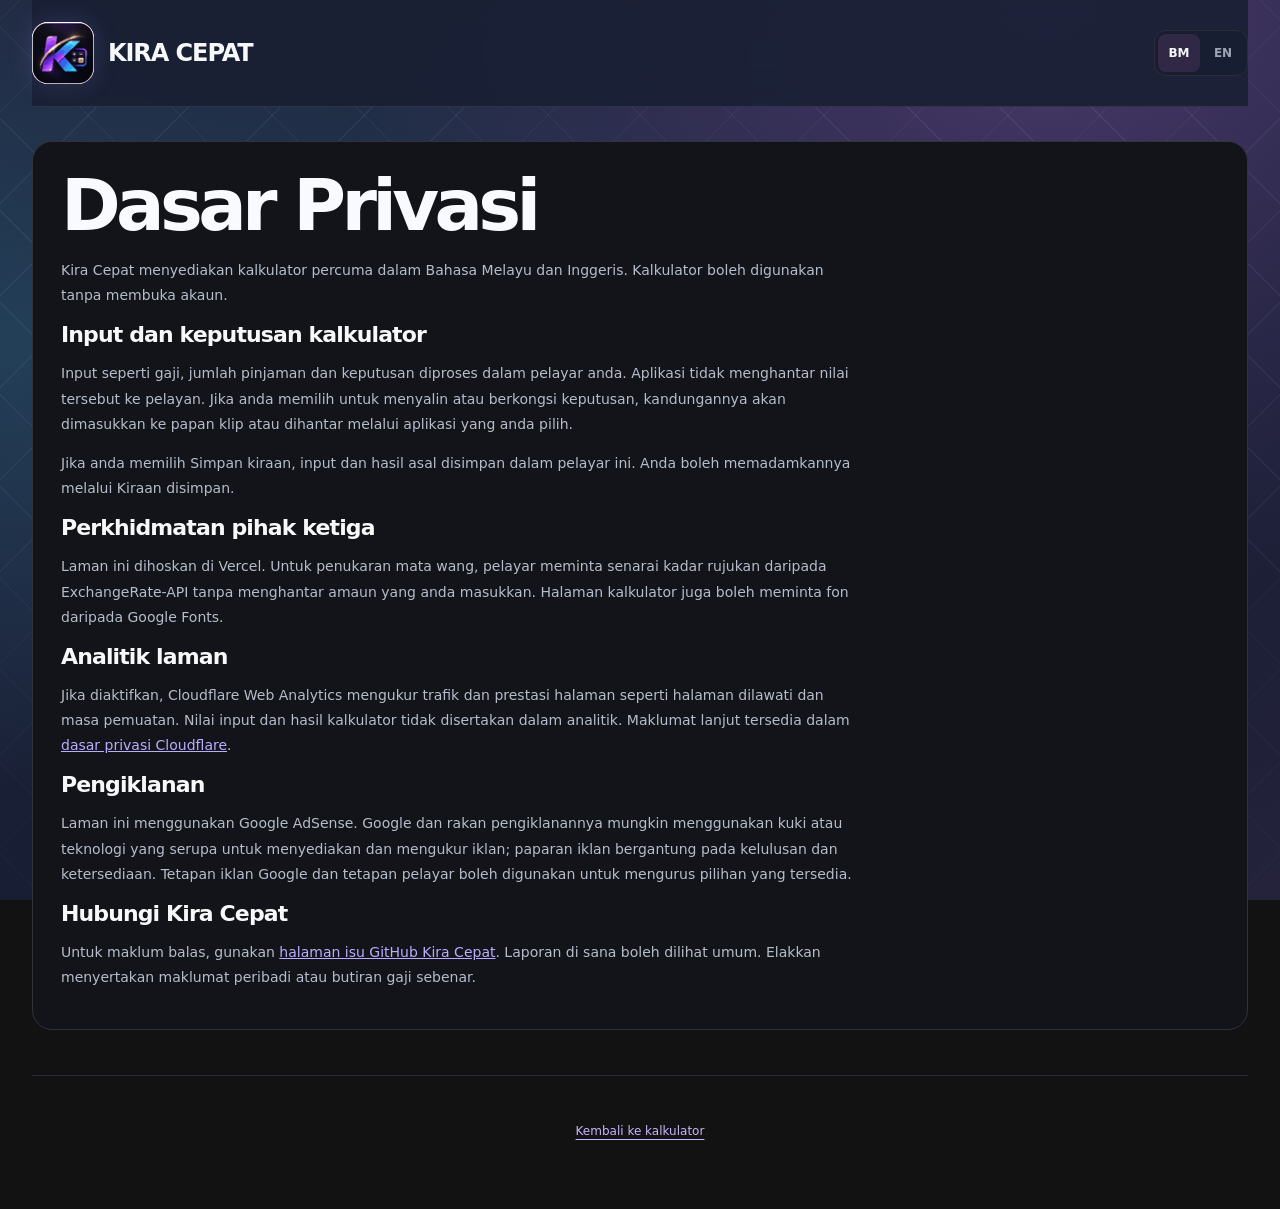
<file: privasi/index.html>
<!doctype html>
<html lang="ms">
<head>
<meta charset="utf-8">
<meta name="viewport" content="width=device-width, initial-scale=1">
<title>Dasar Privasi | Kira Cepat</title>
<meta name="description" content="Cara Kira Cepat mengendalikan input kalkulator, kadar mata wang, analitik laman dan pautan pihak ketiga.">
<meta name="robots" content="index,follow">
<meta name="theme-color" content="#08090b">
<meta property="og:type" content="website">
<meta property="og:title" content="Dasar Privasi | Kira Cepat">
<meta property="og:description" content="Cara Kira Cepat mengendalikan input kalkulator, kadar mata wang, analitik laman dan pautan pihak ketiga.">
<meta property="og:url" content="https://openpdfstudio98.github.io/kira-cepat/privasi/">
<link rel="canonical" href="https://openpdfstudio98.github.io/kira-cepat/privasi/">
<link rel="icon" href="../favicon.png?v=2">
<link rel="stylesheet" href="../premium-v3.css">
<link rel="stylesheet" href="../premium-v3-1.css">
<link rel="stylesheet" href="../seo-v4.css">
</head>
<body>
<div class="wrap">
<header class="topbar"><a class="brand" href="../" aria-label="Kira Cepat — halaman utama"><span class="brand-mark" aria-hidden="true"><img src="../favicon.png?v=2" alt="" width="38" height="38"></span>KIRA CEPAT</a><div class="topbar-right"><div class="language-switch" role="group" aria-label="Bahasa paparan" data-language-switch hidden><button type="button" lang="ms" data-lang="ms" aria-pressed="true">BM</button><button type="button" lang="en" data-lang="en" aria-pressed="false">EN</button></div></div></header>
<main class="seo-article">
  <h1>Dasar Privasi</h1>
  <p>Kira Cepat menyediakan kalkulator percuma dalam Bahasa Melayu dan Inggeris. Kalkulator boleh digunakan tanpa membuka akaun.</p>
  <h2>Input dan keputusan kalkulator</h2>
  <p>Input seperti gaji, jumlah pinjaman dan keputusan diproses dalam pelayar anda. Aplikasi tidak menghantar nilai tersebut ke pelayan. Jika anda memilih untuk menyalin atau berkongsi keputusan, kandungannya akan dimasukkan ke papan klip atau dihantar melalui aplikasi yang anda pilih.</p>
  <p>Jika anda memilih Simpan kiraan, input dan hasil asal disimpan dalam pelayar ini. Anda boleh memadamkannya melalui Kiraan disimpan.</p>
  <h2>Perkhidmatan pihak ketiga</h2>
  <p>Laman ini dihoskan di Vercel. Untuk penukaran mata wang, pelayar meminta senarai kadar rujukan daripada ExchangeRate-API tanpa menghantar amaun yang anda masukkan. Halaman kalkulator juga boleh meminta fon daripada Google Fonts.</p>
  <h2>Analitik laman</h2>
  <p>Jika diaktifkan, Cloudflare Web Analytics mengukur trafik dan prestasi halaman seperti halaman dilawati dan masa pemuatan. Nilai input dan hasil kalkulator tidak disertakan dalam analitik. Maklumat lanjut tersedia dalam <a href="https://www.cloudflare.com/privacypolicy/">dasar privasi Cloudflare</a>.</p>
  <h2>Pengiklanan</h2>
  <p>Laman ini menggunakan Google AdSense. Google dan rakan pengiklanannya mungkin menggunakan kuki atau teknologi yang serupa untuk menyediakan dan mengukur iklan; paparan iklan bergantung pada kelulusan dan ketersediaan. Tetapan iklan Google dan tetapan pelayar boleh digunakan untuk mengurus pilihan yang tersedia.</p>
  <h2>Hubungi Kira Cepat</h2>
  <p>Untuk maklum balas, gunakan <a href="https://github.com/openpdfstudio98/kira-cepat/issues">halaman isu GitHub Kira Cepat</a>. Laporan di sana boleh dilihat umum. Elakkan menyertakan maklumat peribadi atau butiran gaji sebenar.</p>
</main>
<footer><nav class="footer-links" aria-label="Maklumat laman"><a href="../">Kembali ke kalkulator</a></nav></footer>
</div>
<script src="../language.js" defer></script>
</body>
</html>
</file>
<file: premium-v3.css>
/* Kira Cepat Ultimate V3 — Premium Black Design System */
:root{color-scheme:dark;--kc-bg:#151c31;--kc-surface:#171e31;--kc-surface2:#202940;--kc-ink:#f7f8fa;--kc-muted:#9ca4b5;--kc-line:#2a2e38;--kc-accent:#9e8cff;--kc-accent2:#68b7ff;--kc-gold:#e5bd72}
*{box-sizing:border-box}
html{scroll-behavior:smooth}
body{margin:0;min-height:100vh;padding:0 clamp(24px,2.5vw,48px) 56px;background:radial-gradient(ellipse at 82% 0%,#49396b 0%,transparent 48%),radial-gradient(ellipse at 0% 38%,#233f58 0%,transparent 58%),linear-gradient(145deg,#22253e,#151c31 65%,#24233b);background-attachment:fixed;color:var(--kc-ink);font-family:'Inter',system-ui,sans-serif;-webkit-font-smoothing:antialiased}
body:before{position:fixed;content:"";inset:0;pointer-events:none;background:repeating-linear-gradient(45deg,transparent 0 32px,rgba(200,189,254,.09) 32px 33px,transparent 33px 65px),repeating-linear-gradient(-45deg,transparent 0 32px,rgba(174,206,255,.08) 32px 33px,transparent 33px 65px);mask-image:linear-gradient(black,rgba(0,0,0,.54))}
.wrap{width:100%;max-width:none;margin:auto;position:relative}
.topbar{display:flex;align-items:center;justify-content:space-between;gap:20px;border-bottom:1px solid rgba(255,255,255,.085);padding:22px 0}
.brand{display:flex;align-items:center;gap:14px;text-decoration:none;color:var(--kc-ink);font-size:24px;font-weight:800;letter-spacing:-.045em}
.brand-mark{display:grid;place-items:center;height:62px;width:62px;flex:none;border-radius:16px;color:#09090c;background:linear-gradient(145deg,#dfd7ff,#a2a2ff);font-size:21px;box-shadow:0 0 24px rgba(155,137,244,.18)}
.brand-mark img{display:block;width:100%;height:100%;border-radius:inherit}
.topbar-right{display:flex;align-items:center;gap:10px;color:var(--kc-muted);font-size:12px}
.status-dot{height:7px;width:7px;border-radius:50%;background:#67d5ae;box-shadow:0 0 10px rgba(103,213,174,.42)}
.topbar-tag{border:1px solid var(--kc-line);border-radius:100px;padding:8px 12px;color:#c3c8d3}
.hero{padding:70px 0 44px;}
.eyebrow{text-transform:uppercase;font-size:11px;font-weight:800;letter-spacing:.22em;color:var(--kc-gold);margin-bottom:18px}
h1{margin:0;max-width:780px;font-size:clamp(40px,6vw,72px);font-weight:800;line-height:1.07;letter-spacing:-.065em;text-align:left;color:#f9faff;background:none;-webkit-text-fill-color:initial}
h1 span{background:linear-gradient(90deg,#f0eaff 5%,#a6a1ff 56%,#84c6ff);background-clip:text;-webkit-background-clip:text;-webkit-text-fill-color:transparent}
.sub{margin:20px 0 0;max-width:590px;color:#a4adbd;font-size:15px;line-height:1.75;text-align:left}
.feature-strip{display:flex;flex-wrap:wrap;gap:9px;margin-bottom:30px}
.feature-strip span{padding:10px 13px;border-radius:100px;border:1px solid #2c303b;background:rgba(255,255,255,.025);font-size:12px;color:#cbd0dc}
.feature-strip b{color:var(--kc-gold);font-weight:800}
.workspace-heading{display:flex;align-items:center;justify-content:space-between;gap:12px;margin:0 0 15px}
.workspace-heading h2{font-size:17px;font-weight:750;letter-spacing:-.035em;margin:0}
.workspace-heading p{font-size:12px;color:var(--kc-muted);margin:0}
.workspace{display:block;scroll-margin-top:116px}
.tabs{display:flex;flex-direction:column;flex-wrap:nowrap;gap:5px;position:sticky;top:18px;margin:0;padding:10px;border-radius:19px;border:1px solid var(--kc-line);background:rgba(17,19,25,.94);backdrop-filter:blur(18px)}
.tab{display:flex;align-items:center;gap:12px;flex:initial;min-width:0;width:100%;min-height:48px;padding:12px 13px;border:none;border-radius:12px;color:#aab2c0;background:transparent;font-size:13px;font-weight:650;text-align:left;cursor:pointer;transition:background .18s ease,color .18s ease,transform .18s ease,box-shadow .18s ease}
.tab:hover{color:#f5f5fa;background:#23252f;transform:translateX(2px)}
.tab.active{background:linear-gradient(100deg,#28243d,#242a3c);color:#f8f7ff;box-shadow:inset 3px 0 0 var(--kc-accent),0 5px 14px rgba(0,0,0,.12)}
.tab-icon{display:grid;place-items:center;width:28px;height:28px;flex:none;border:1px solid #373743;background:#21212b;border-radius:9px;color:#c6c3e8;font-weight:800;font-size:12px}
.tab.active .tab-icon{color:#efebff;background:#393253;border-color:#65598c}
.workspace-content{min-width:0}
.card{min-height:420px;border-radius:22px;padding:32px 34px 30px;background:linear-gradient(152deg,rgba(40,47,71,.98),rgba(22,27,44,.99) 70%);border:1px solid #34343d;box-shadow:0 24px 70px rgba(0,0,0,.22),inset 0 1px 0 rgba(255,255,255,.04);backdrop-filter:none;animation:kcEnter .28s ease both}
.card.hidden{display:none}
.card h2{font-size:24px;letter-spacing:-.05em;line-height:1.25;margin:0 0 22px;color:#f8f8fc}
.card label{font-size:12px;letter-spacing:.01em;color:#c7cbd6;margin-top:19px;margin-bottom:7px;font-weight:650}
.card input,.card select{appearance:auto;display:block;width:100%;min-height:50px;border:1px solid #353943;border-radius:12px;padding:12px 14px;margin:0;background:#0e1015;color:#f7f8fb;font-size:15px;transition:border-color .2s ease,box-shadow .2s ease}
.card input:hover,.card select:hover{border-color:#535564}
.card input:focus-visible,.card select:focus-visible{outline:none;border-color:#9c8fe9;box-shadow:0 0 0 3px rgba(158,140,255,.17)}
.card .row{gap:14px}
.card button.calc{width:100%;min-height:52px;margin-top:26px;border:none;border-radius:12px;background:linear-gradient(105deg,#aea0ff,#7cb8ff);color:#0b0d13;font-size:14px;font-weight:800;cursor:pointer;box-shadow:0 9px 25px rgba(123,114,229,.17);transition:transform .16s ease,filter .16s ease,box-shadow .16s ease}
.card button.calc:hover{filter:brightness(1.1);transform:translateY(-1px);box-shadow:0 14px 30px rgba(123,114,229,.22)}
.card button.calc:active{transform:translateY(1px)}
.result{position:relative;overflow-wrap:anywhere;margin-top:20px;padding:22px;border-radius:15px;background:linear-gradient(130deg,rgba(145,120,239,.10),rgba(100,160,229,.05));border:1px solid rgba(160,151,226,.25);font-size:14px;line-height:1.95;color:#d8dce7}
.result:before{content:"HASIL PENGIRAAN";display:block;font-size:10px;font-weight:800;letter-spacing:.15em;color:#aab9d2;margin-bottom:10px}
.result b{display:inline-block;color:#f7f2ff;font-weight:800;font-size:clamp(20px,3.1vw,28px);letter-spacing:-.035em}
.result strong{color:#c5baff}
.card .v2-note{padding:13px 14px;border-radius:11px;border:1px solid rgba(226,185,115,.20);background:rgba(226,185,115,.045);color:#adb4c0;font-size:12px;line-height:1.7;margin:20px 0 0}
.v2-note a{color:#c8b6ff;text-underline-offset:3px}
.v2-copy{width:100%;margin-top:12px;padding:12px 14px;min-height:44px;border:1px solid #424557;border-radius:11px;background:#232430;color:#dedafc;font-size:13px;font-weight:700;cursor:pointer;transition:background .2s ease}
.v2-copy:hover{background:#343147}
.error{color:#ffadb8}
button:focus-visible,.tab:focus-visible,.calc:focus-visible,.v2-copy:focus-visible{outline:2px solid #c3b6ff;outline-offset:3px}
footer{border-top:1px solid var(--kc-line);padding-top:25px;margin-top:45px;font-size:12px;color:#898f9f;text-align:center}
@keyframes kcEnter{from{opacity:.5;transform:translateY(8px)}to{opacity:1;transform:translateY(0)}}
@media(max-width:900px){.hero{padding:52px 0 34px}.card{padding:27px}.tabs{top:12px}}
@media(max-width:690px){body{padding:0 15px 36px}.topbar{padding:18px 0}.topbar-tag{display:none}.hero{padding:42px 0 28px}h1{font-size:clamp(39px,10vw,56px)}.sub{font-size:14px;margin-top:14px}.feature-strip{margin-bottom:25px}.workspace-heading{align-items:flex-start;flex-direction:column}.workspace{display:block}.tabs{position:relative;top:auto;display:flex;flex-direction:row;overflow-x:auto;flex-wrap:nowrap;gap:7px;margin:0 0 16px;padding:8px;scroll-snap-type:x proximity;scrollbar-width:thin}.tab{flex:0 0 auto;width:auto;min-width:96px;min-height:46px;padding:10px;scroll-snap-align:start;justify-content:center;white-space:nowrap}.tab:hover{transform:none}.tab-icon{width:24px;height:24px}.card{padding:23px 20px;min-height:360px}.card h2{font-size:22px}.row{flex-direction:column}.row > *{min-width:0}}
@media(max-width:360px){body{padding-left:11px;padding-right:11px}.card{padding:20px 15px}.topbar-right{font-size:11px}.brand{font-size:14px}.tab{min-width:90px}}
@media(prefers-reduced-motion:reduce){html{scroll-behavior:auto}.card{animation:none}*,*:before,*:after{transition:none!important}}
</file>
<file: premium-v3-1.css>
/* Ultimate V3.1: share utilities + small-screen refinements */
.v31-actions{display:flex;gap:10px;flex-wrap:wrap;align-items:stretch;margin-top:12px}
.v31-actions .v2-copy,.v31-share{flex:1 1 180px;min-height:46px;margin:0;border-radius:11px;padding:11px 15px;font:700 13px 'Inter',system-ui,sans-serif;cursor:pointer;transition:background .2s ease,transform .2s ease}
.v31-share{background:linear-gradient(105deg,#aea0ff,#7cb8ff);color:#090c12;border:1px solid transparent}
.v31-share:hover{filter:brightness(1.08);transform:translateY(-1px)}
.v31-action-status{flex:1 0 100%;font-size:12px;color:#bfb2ff;min-height:0}
@media(max-width:690px){
 .v31-actions{flex-direction:column}
 .v31-actions .v2-copy,.v31-actions .v31-share{flex:initial;width:100%;min-height:46px}
}
@media(prefers-reduced-motion:reduce){.v31-actions button{transform:none!important}}

.footer-links{display:flex;flex-wrap:wrap;justify-content:center;gap:8px 20px;margin-top:8px}
.footer-links a{display:inline-flex;align-items:center;min-height:44px;color:#c8b6ff;text-underline-offset:4px}
@media(max-width:690px){
 .card input,.card select{font-size:16px}
}

.language-switch{display:inline-flex;flex:none;align-items:center;gap:2px;padding:3px;border:1px solid var(--kc-line);border-radius:12px;background:var(--kc-surface)}
.language-switch[hidden]{display:none}
.language-switch button{min-width:42px;min-height:38px;padding:4px 8px;border:0;border-radius:8px;background:none;color:var(--kc-muted);font:700 12px Inter,system-ui,sans-serif;cursor:pointer}
.language-switch button[aria-pressed="true"]{background:#302845;color:var(--kc-ink)}
html[lang="en"] .result::before{content:"CALCULATION RESULT"}
@media(min-width:1200px){.seo-article p,.seo-article li{max-width:90ch}}

/* Keep tool links visible and grouped in a single section. */
.topbar{position:sticky;top:0;z-index:5;margin-bottom:0;background:rgba(25,31,51,.88);backdrop-filter:blur(18px)}
.tools-picker{margin:0 0 28px;padding:22px 24px;border:1px solid #555475;border-radius:20px;background:linear-gradient(140deg,#262c46,#20263a)}
.tools-picker h2{margin:0;font-size:21px;letter-spacing:-.035em}
.tools-picker .seo-grid{grid-template-columns:repeat(5,minmax(0,1fr));gap:9px;margin-top:13px}
.tools-picker .seo-grid a{display:flex;align-items:center;min-height:48px;overflow-wrap:anywhere}
.tools-picker .seo-grid a:focus-visible{outline:2px solid #d5c9ff}
@media(max-width:1000px){.tools-picker .seo-grid{grid-template-columns:repeat(3,minmax(0,1fr))}}
@media(max-width:690px){
 .brand{font-size:16px;gap:7px}
 .workspace{scroll-margin-top:90px}
 .brand-mark{width:38px;height:38px;border-radius:12px}
 .tools-picker{padding:16px;margin-bottom:22px}
 .tools-picker .seo-grid{grid-template-columns:repeat(2,minmax(0,1fr))}
}
@media(max-width:480px){
 .topbar{gap:8px;padding:12px 0}
 .topbar-right{gap:6px}
 .language-switch button{min-width:34px}
}
@media(max-width:360px){.brand{font-size:14px}}

.secondary-button{min-height:44px;padding:9px 14px;border:1px solid #6c6894;border-radius:10px;background:#2c324d;color:#f3efff;font:700 13px Inter,system-ui,sans-serif;cursor:pointer}
.secondary-button:hover{background:#393b5d}
.v31-actions .save-calculation{flex:1 1 150px}
.card{scroll-margin-top:116px}
.loan-compare{display:flex;align-items:center;gap:10px;margin:16px 0;font-size:14px}
.card .loan-compare input{appearance:auto;width:20px;height:20px;min-height:0;margin:0;accent-color:#a89aff}
.loan-grid{display:grid;grid-template-columns:minmax(0,1fr);gap:16px}
.loan-offer{margin:0;padding:12px 16px 16px;min-width:0;border:1px solid #514e71;border-radius:14px}
.loan-offer legend{padding:0 7px;font-weight:700}
.loan-grid section h3{margin:0 0 8px}
.loan-grid section b{font-size:inherit}
.loan-grid section div:first-of-type b{font-size:1.3em}
.loan-difference{margin:14px 0 0;color:#ded5ff;font-weight:700}
.currency-pair .currency-swap{flex:none;align-self:center;min-width:44px;font-size:20px}
.currency-search-status{margin:7px 0 0;font-size:12px;color:#e8c2d3}
.saved-calculations{margin-top:20px;padding:16px 20px;border:1px solid #514e71;border-radius:16px;background:#20263a}
.saved-calculations summary{cursor:pointer;font-weight:700}
.saved-calculations p,.saved-list{color:#d3d7e6;font-size:14px}
.saved-status:empty{display:none}
.saved-entry{padding:12px 0;border-top:1px solid #45465f}
.saved-entry pre{margin:8px 0 12px;padding:12px;background:#181e30;border-radius:10px;white-space:pre-wrap;overflow-wrap:anywhere;font:inherit}
.saved-actions{display:flex;flex-wrap:wrap;gap:8px}
@media(min-width:760px){.loan-comparing .loan-grid{grid-template-columns:repeat(2,minmax(0,1fr))}}
@media(max-width:690px){.v31-actions .save-calculation{flex:initial;width:100%}.currency-pair{gap:8px}}
</file>
<file: seo-v4.css>
/* Ultimate V4 SEO layout, retaining premium black */
.seo-directory{margin:26px 0 38px;padding:24px;border:1px solid #30333d;border-radius:20px;background:linear-gradient(130deg,#14161d,#101116)}
.seo-directory h2,.seo-article h2{font-size:22px;letter-spacing:-.04em;margin:0 0 10px}
.seo-directory p,.seo-article p,.seo-article li{font-size:14px;line-height:1.8;color:#b6bdca}
.seo-grid{display:grid;grid-template-columns:repeat(3,minmax(0,1fr));gap:10px;margin-top:15px}
.seo-grid a,.seo-related a{display:block;border:1px solid #383b48;background:#1b1e27;border-radius:12px;padding:13px;color:#ebeafa;text-decoration:none;font-size:13px;font-weight:650}
.seo-grid a:hover,.seo-grid a:focus-visible,.seo-related a:hover,.seo-related a:focus-visible{border-color:#a799ff;color:white;background:#28253b;outline-offset:3px}
.seo-grid a[aria-current="page"]{border-color:#9c8af5;background:#302845}
.seo-article{margin:34px 0 0;padding:25px 28px;background:#12141a;border:1px solid #30333d;border-radius:20px}
.seo-article h3{font-size:17px;margin:24px 0 6px;color:#fafaff}
.seo-article a{color:#b9adff}
.seo-article details{margin:11px 0;border:1px solid #343541;border-radius:12px;padding:15px 17px;background:#191b23}
.seo-article summary{cursor:pointer;color:#f4f1ff;font-weight:700;font-size:14px;line-height:1.5}
.seo-article details p{margin:10px 0 0}
.seo-related{display:grid;grid-template-columns:repeat(2,minmax(0,1fr));gap:10px;margin-top:14px}
.seo-breadcrumbs{font-size:12px;color:#b4aecf;margin:20px 0 6px}
.seo-breadcrumbs a{color:#c6bafe}
.seo-disclaimer{border-left:3px solid #e5bd72;padding:11px 14px;background:#211d1d}
@media(max-width:690px){.seo-grid{grid-template-columns:repeat(2,minmax(0,1fr))}.seo-article,.seo-directory{padding:18px 16px}.seo-related{grid-template-columns:1fr}}
@media(max-width:350px){.seo-grid{grid-template-columns:1fr}}
</file>
